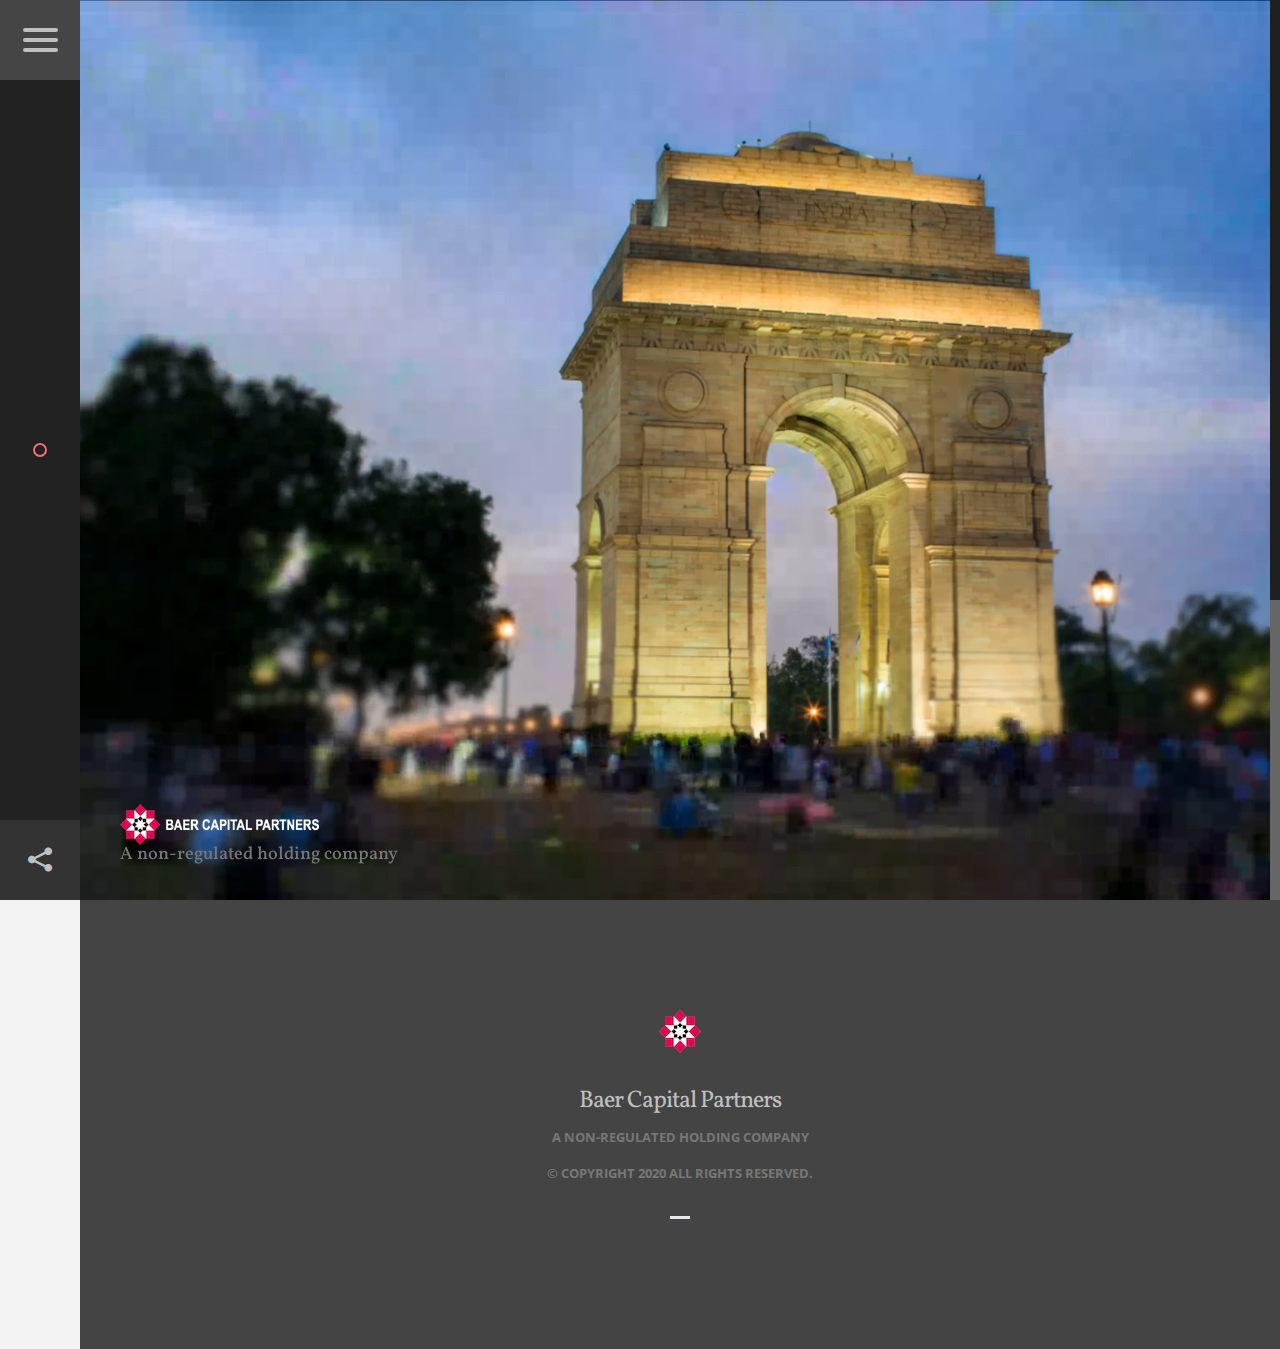
<file: index.html>
<!DOCTYPE html>
<html xmlns="http://www.w3.org/1999/xhtml" xml:lang="en-US" lang="en-US">
  <head>
    <meta charset="utf-8" />
    <meta
      name="google-site-verification"
      content="UIm40TafCeDhAqRlaaNAISf1_qn7FY3Iajtm0uaW1zw"
    />
    <meta http-equiv="X-UA-Compatible" content="IE=edge" />
    <meta
      name="viewport"
      content="width=device-width, initial-scale=1, maximum-scale=1, user-scalable=0"
    />
    <meta name="SKYPE_TOOLBAR" content="SKYPE_TOOLBAR_PARSER_COMPATIBLE" />
    <meta
      name="description"
      content="Baer Capital Partners founded by Brij Raj
    Singh, Michael Baer, and Alok Sama is a private equity firm focused on
    bringing innovation, integrity, and growth to the subcontinent."
    />
    <meta name="author" content="Baer Capital Partners" />
    <meta
      name="keywords"
      content="baer,capital,partners,finance,private,equity,services,india,hedge,fund,growth,innovation,brij,singh,michael,alok,sama"
    />
    <link rel="icon" href="favicon.ico" type="image/x-icon" />

    <title>Welcome | Baer Capital Partners</title>
    <!-- Your page/site title -->
    <!-- Made with love in New York City by udaysinghcode -->
    <link href="css/bootstrap.min.css" rel="stylesheet" />
    <!-- Bootstrap Core - ALways load first -->
    <link href="css/animate.css" rel="stylesheet" />
    <!-- Animatations -->
    <link href="css/icomoon.css" rel="stylesheet" />
    <!-- Icon Font -->
    <link href="css/flexslider.css" rel="stylesheet" />
    <!-- Flexslider styles for #blogfeed -->
    <link href="css/jquery.fs.wallpaper.css" rel="stylesheet" />
    <!-- Video css file -->
    <link href="css/style.css" rel="stylesheet" />
    <!-- Main stylesheet -->

    <!-- Load our fonts from Google -->
    <link
      href="http://fonts.googleapis.com/css?family=Open+Sans:700"
      rel="stylesheet"
      type="text/css"
    />
    <link
      href="http://fonts.googleapis.com/css?family=Vollkorn:400,400italic,700italic"
      rel="stylesheet"
      type="text/css"
    />
    <link
      href="http://fonts.googleapis.com/css?family=PT+Serif:700"
      rel="stylesheet"
      type="text/css"
    />
    <link
      href="http://fonts.googleapis.com/css?family=Domine"
      rel="stylesheet"
      type="text/css"
    />

    <!-- Load our fonts individually if IE8+, to avoid faux bold & italic rendering -->
    <!--[if IE]>
      <link
        href="http://fonts.googleapis.com/css?family=PT+Serif:700"
        rel="stylesheet"
        type="text/css"
      />
      <link
        href="http://fonts.googleapis.com/css?family=Open+Sans:700"
        rel="stylesheet"
        type="text/css"
      />
      <link
        href="http://fonts.googleapis.com/css?family=Vollkorn:400"
        rel="stylesheet"
        type="text/css"
      />
      <link
        href="http://fonts.googleapis.com/css?family=Vollkorn:400italic"
        rel="stylesheet"
        type="text/css"
      />
      <link
        href="http://fonts.googleapis.com/css?family=Vollkorn:700italic"
        rel="stylesheet"
        type="text/css"
      />
      <link
        href="http://fonts.googleapis.com/css?family=Domine"
        rel="stylesheet"
        type="text/css"
      />
    <![endif]-->

    <!-- Load our stylesheet for IE8 -->
    <!--[if IE 8]>
      <link rel="stylesheet" type="text/css" href="css/ie8.css" />
    <![endif]-->

    <!-- Load our stylesheet for IE9 -->
    <!--[if IE 9]>
      <link rel="stylesheet" type="text/css" href="css/ie9.css" />
    <![endif]-->

    <!-- Load our jQuery, with an alternative source/fallback to our own version if request is unavailable -->
    <script src="//ajax.googleapis.com/ajax/libs/jquery/1.11.0/jquery.min.js"></script>
    <script>
      window.jQuery ||
        document.write('<script src="js/jquery.min.js"><\/script>');
    </script>

    <!-- Load these in the <head> for quicker IE8+ load times -->
    <!-- HTML5 shim and Respond.js IE8 support of HTML5 elements and media queries -->
    <!--[if lt IE 9]>
      <script src="js/html5shiv.min.js"></script>
      <script src="js/respond.min.js"></script>
    <![endif]-->
  </head>

  <body id="home">
    <!-- Our page loader -->
    <div class="loadstack">
      <div class="spinner"></div>
    </div>

    <!-- ============================ Main menu, (modal window) ============================ -->

    <div
      id="menumodal"
      class="modal fade"
      tabindex="-1"
      role="dialog"
      aria-label="menumodalLabel"
      aria-hidden="true"
    >
      <!-- Close modal trigger -->
      <button class="toggleclose" data-dismiss="modal" aria-hidden="true">
        <span class="icon-close"></span>
      </button>
      <div class="explore">
        <h3>Explore</h3>
      </div>

      <!-- Menu content -->
      <div class="modal-dialog">
        <div class="modal-content">
          <div class="modal-header">
            <!-- Logo for desktops/large screens -->
            <div id="menumodalLabel" class="modal-title">
              <div class="modallogo">
                <img src="img/logo.png" alt="Baer Capital Partners Logo" />
              </div>
              <div class="modaltagline">
                <h3>
                  Baer Capital Partners | Integrity, Innovation, Transparency
                </h3>
              </div>
            </div>
          </div>
          <div class="modal-body">
            <ul class="row motion">
              <li class="col-md-6 col-sm-6 one">
                <div
                  class="menubg"
                  style="background-image: url('img/menu/contact.jpg');"
                ></div>
                <a href="contact.html" title="Contact"
                  >Contact<span>Contact us for information or details</span></a
                >
              </li>
              <li class="col-md-6 col-sm-6 two">
                <div
                  class="menubg"
                  style="background-image: url('img/menu/sortable.jpg');"
                ></div>
                <a href="people.html" title="People"
                  >People<span>Who we are</span></a
                >
              </li>
            </ul>
          </div>
          <div class="modal-footer">
            <h3>Get in Touch</h3>
            <h4>Baer Capital Partners, P.O. Box 506508, Dubai, UAE</h4>
            <h4>contact@baercapital.com</h4>c
            <h4>A non-regulated holding company</h4>
          </div>
        </div>
      </div>
    </div>

    <!-- ============================ End Main Navigation ==================================== -->

    <!-- ============================ Social menu, (modal window) ============================ -->

    <div
      id="socialmodal"
      class="modal fade"
      tabindex="-1"
      role="dialog"
      aria-label="socialmodalLabel"
      aria-hidden="true"
    >
      <!-- Menu Trigger -->
      <button class="toggleclose" data-dismiss="modal" aria-hidden="true">
        <span class="icon-close"></span>
      </button>
      <div class="explore">
        <h3>Connect</h3>
      </div>

      <div class="modal-dialog">
        <div class="modal-content">
          <div class="modal-body">
            <h3>Contact Baer Capital Partners</h3>
            <h4>A non-regulated holding company</h4>
            <hr class="mini white central" />
          </div>
        </div>
      </div>
    </div>

    <!-- =============================== End social menu ============================== -->

    <!-- ============================ Header/fixed sidebar ============================ -->

    <header id="header">
      <!-- Main menu toggle -->
      <button class="toggle" data-toggle="modal" data-target="#menumodal">
        <span class="menu-bar bar-1"></span>
        <span class="menu-bar bar-2"></span>
        <span class="menu-bar bar-3"></span>
      </button>

      <!-- Second logo for mobiles/tablets only. Maximum height of 65px -->
      <div class="mobile_logo">
        <img src="img/logo.png" alt="Baer Capital Logo" />
      </div>

      <!-- Bullet navigation -->
      <nav id="bullets" class="cover">
        <ul>
          <li class="current-page-item"><a href="#videohero"></a></li>
        </ul>
      </nav>
    </header>

    <!-- End header/fixed sidebar -->

    <!-- Social menu toggle - keep outside of header to prevent bad positioning problem on iPads/Tablets -->
    <button class="social" data-toggle="modal" data-target="#socialmodal">
      <span class="icon-share"></span>
    </button>

    <!-- ============================ Start the page content ============================ -->

    <!-- Leading Page Container -->
    <!-- Always keep all page content wrapped in this div, with id="wrapper" and class="page-content" -->
    <div id="wrapper" class="page-content">
      <!-- ============================ Section one: hero ============================ -->

      <section id="videohero" class="cover">
        <!-- Logo -->
        <div class="logo">
          <img
            src="img/logo.png"
            class="wow fadeInUp"
            alt="Baer Capital Partners"
            data-wow-delay="0.2s"
          />
          <h4>A non-regulated holding company</h4>
        </div>
      </section>

      <!-- Specify background image for fallback for mobiles and tablets -->
      <section
        id="fallback"
        class="cover element-img"
        style="background-image: url('video/mobile-fallback.jpg');"
      >
        <h4>A non-regulated holding company</h4>
      </section>

      <!-- ============================ Footer ============================ -->
      <footer class="padding">
        <div class="container">
          <div class="row">
            <div class="col-xs-12">
              <a href="index.html" title="Baer Capital"
                ><img src="img/f-logo.png" alt="Add alt tag"
              /></a>
              <p>Baer Capital Partners</p>
              <small>A non-regulated holding company</small>
              <br />
              <small>&copy; Copyright 2020 All rights reserved.</small>
              <hr class="mini central light-grey-dk" />
            </div>
          </div>
        </div>
      </footer>
      <!-- / END page - #wrapper -->
    </div>

    <!-- ========== Load our scripts - keep positioned at the end of your document ========== -->

    <script src="js/bootstrap.min.js"></script>
    <!-- Bootstrap core - always load first -->
    <script src="js/wow.min.js"></script>
    <!-- WoW animations -->
    <script src="js/jquery.nav.js"></script>
    <!-- Left-hand bullet navigation -->
    <script src="js/jquery.nicescroll.min.js"></script>
    <!-- Scrollbars for whole page and main navigation -->
    <script src="js/jquery.counterup.min.js"></script>
    <!-- counterup plugin for increasing page stats -->
    <script src="js/waypoints.min.js"></script>
    <!-- Waypoints, needed for 'counterup' plugin -->
    <script src="js/jquery.fitvids.js"></script>
    <!-- Fitvids plugin, (responsive videos) -->
    <script src="js/jquery.flexslider-min.js"></script>
    <!-- Flexslider -->
    <script src="js/jquery.fs.wallpaper.js"></script>
    <!-- Video plugin -->
    <script src="js/jquery.easing.min.js"></script>
    <!-- Easing plugin, for opacity fade on menu background images -->
    <script src="js/scripts.js"></script>
    <!-- Custom JS functions - always load last -->

    <!-- Page-specific JS functions - these are functions that only occur on this specific page, so we DON'T want these placed in our scripts.js file as this file is loaded on every page for global site functions.  -->

    <!-- Initialize CounterUp plugin for rounding up/animated statistics -->
    <script>
      jQuery(document).ready(function ($) {
        $(".counter").counterUp({
          delay: 10,
          time: 1000,
        });
      });
    </script>

    <!-- Initialize fitvids.js plugin for responsive videos -->
    <script>
      $(document).ready(function () {
        $(".fitvids").fitVids();
      });
    </script>

    <!-- Initialize background video in hero section, (above the fold) -->
    <script>
      $(document).ready(function () {
        $("#videohero").wallpaper({
          source: {
            mp4: "video/hero.mp4",
            ogg: "video/hero.ogv",
            webm: "video/hero.webm",
          },
        });
      });
    </script>

    <!-- Initialize flexslider for blog-roll slider -->
    <script>
      // second-flexslider
      $(window).load(function () {
        $("#blogslider").flexslider({
          animation: "slide",
          directionNav: false,
          controlNav: false,
          touch: true,
          slideshow: false,
        });
      });
      $(".prev, .next").on("click", function () {
        var href = $(this).attr("href");
        $("#blogslider").flexslider(href);
        return false;
      });
    </script>

    <!-- ======================== Begin Google Analytics ======================= -->
    <script>
      (function (i, s, o, g, r, a, m) {
        i["GoogleAnalyticsObject"] = r;
        (i[r] =
          i[r] ||
          function () {
            (i[r].q = i[r].q || []).push(arguments);
          }),
          (i[r].l = 1 * new Date());
        (a = s.createElement(o)), (m = s.getElementsByTagName(o)[0]);
        a.async = 1;
        a.src = g;
        m.parentNode.insertBefore(a, m);
      })(
        window,
        document,
        "script",
        "//www.google-analytics.com/analytics.js",
        "ga"
      );

      ga("create", "UA-68168022-1", "auto");
      ga("send", "pageview");
    </script>
    <!-- ======================== End Google Analytics ========================= -->
  </body>
</html>
</file>
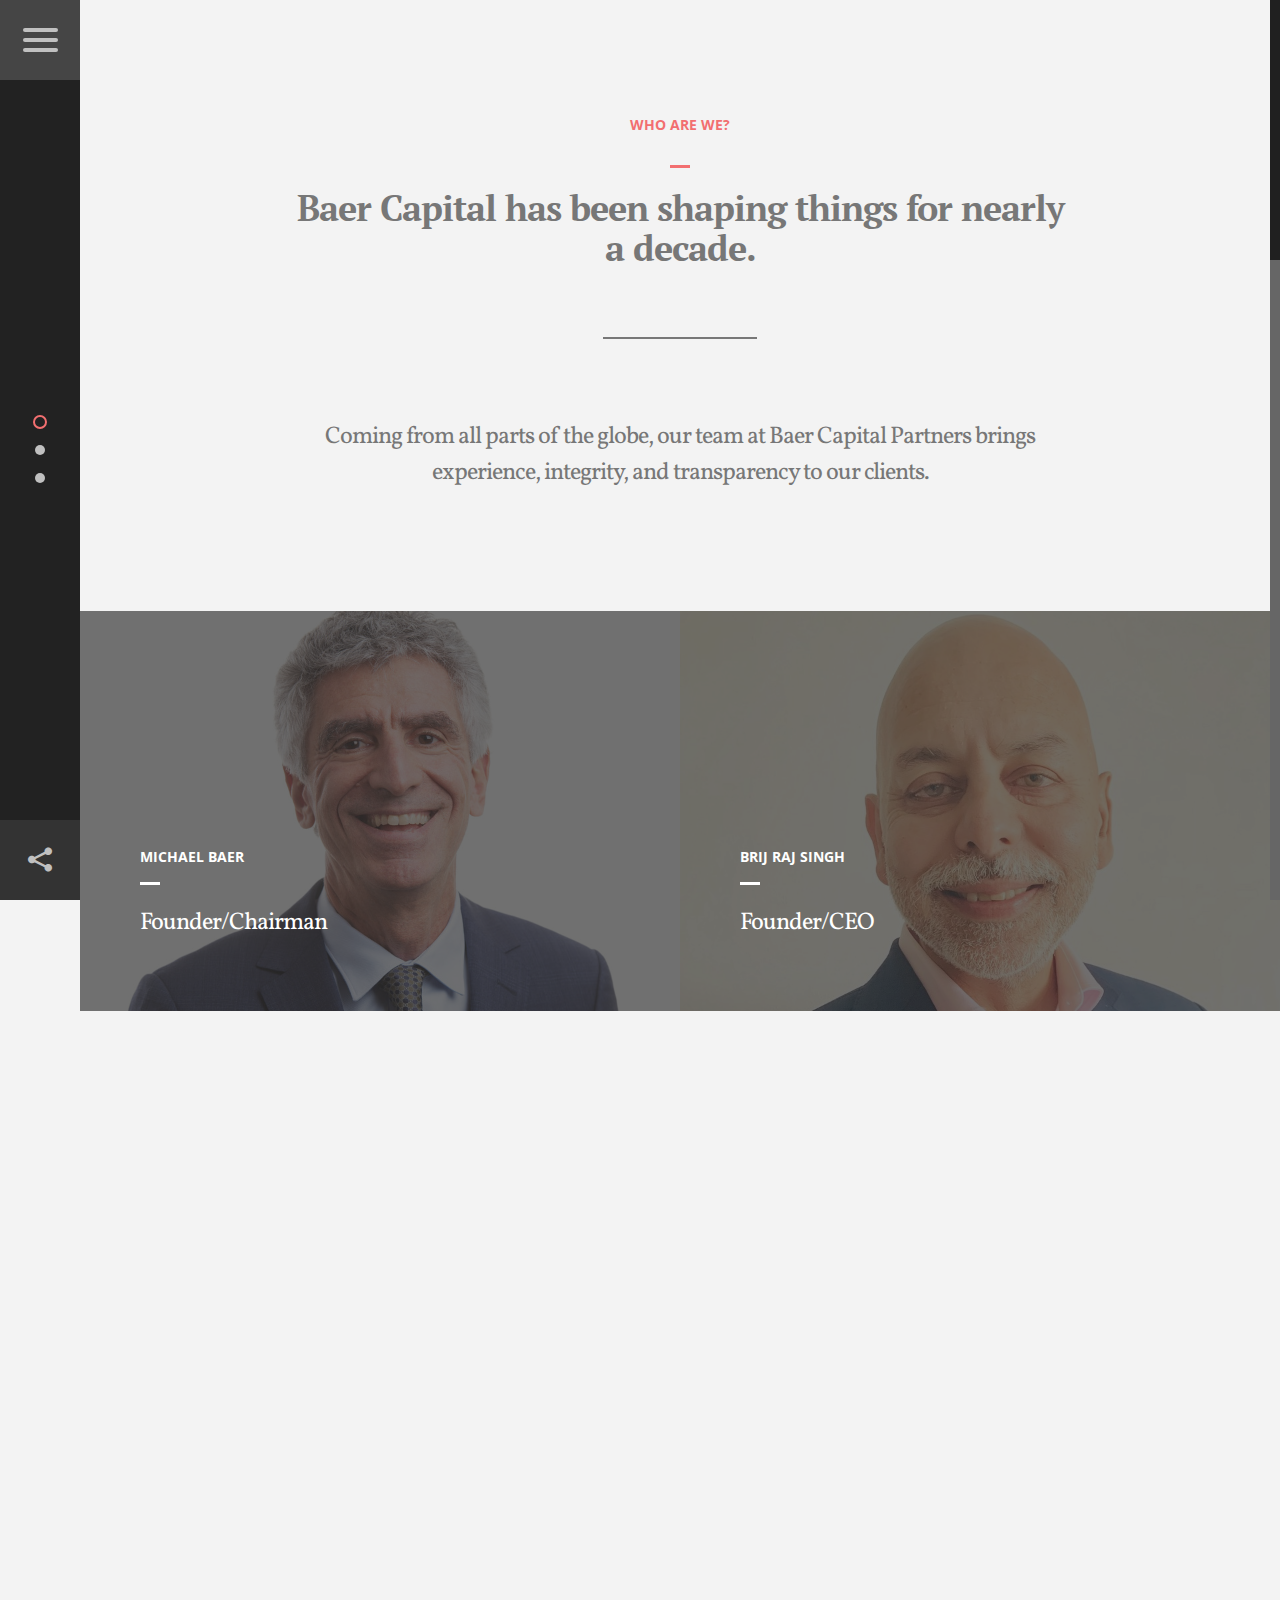
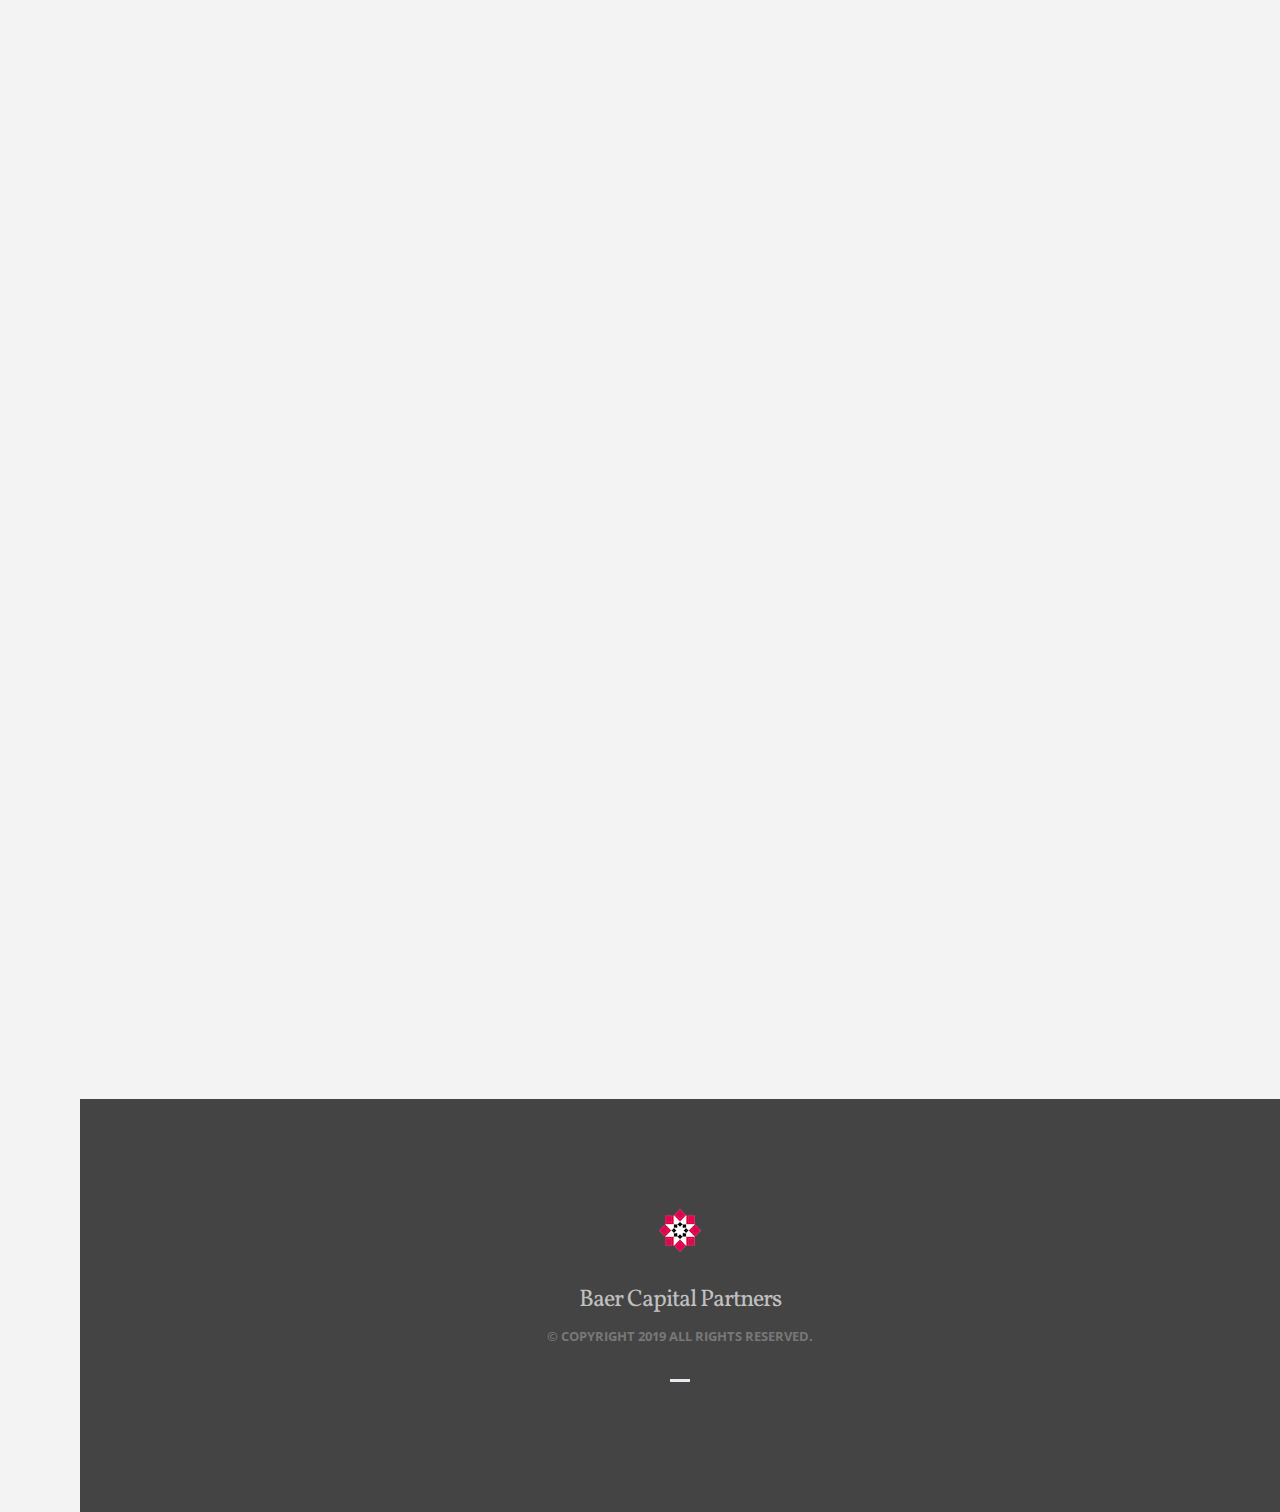
<file: about.html>
<!DOCTYPE html>
<html xmlns="http://www.w3.org/1999/xhtml" xml:lang="en-US" lang="en-US">

<head>
    <meta charset="utf-8">
    <meta http-equiv="X-UA-Compatible" content="IE=edge">
    <meta name="viewport" content="width=device-width, initial-scale=1, maximum-scale=1, user-scalable=0"/>
    <meta name="SKYPE_TOOLBAR" content="SKYPE_TOOLBAR_PARSER_COMPATIBLE" />
    <meta name="description" content="Baer Capital Partners founded by Brij Raj
    Singh, Michael Baer, and Alok Sama is a private equity firm focused on
    bringing innovation, integrity, and growth to the subcontinent.">
    <meta name="author" content="Baer Capital Partners">
    <meta name="keywords" content="baer,capital,partners,finance,private,equity,services,india,hedge,fund,growth,innovation,brij,singh,michael,alok,sama">
    <link rel="icon" href="favicon.ico" type="image/x-icon" />

    <title>About | Baer Capital Partners</title><!-- Your page/site title -->

    <!-- Load Our CSS - Do not alter the load order -->
    <link href="css/bootstrap.min.css" rel="stylesheet"><!-- Bootstrap Core - ALways load first -->
    <link href="css/animate.css" rel="stylesheet"><!-- Animatations -->
    <link href="css/icomoon.css" rel="stylesheet"><!-- Icon Font -->
    <link href="css/style.css" rel="stylesheet"><!-- Main theme stylesheet -->

    <!-- Load our fonts form Google -->
    <link href='http://fonts.googleapis.com/css?family=Open+Sans:700' rel='stylesheet' type='text/css'>
    <link href='http://fonts.googleapis.com/css?family=Vollkorn:400italic,700italic,400' rel='stylesheet' type='text/css'>
    <link href='http://fonts.googleapis.com/css?family=PT+Serif:700' rel='stylesheet' type='text/css'>
    <link href='http://fonts.googleapis.com/css?family=Domine' rel='stylesheet' type='text/css'>

    <!-- Load our fonts individually if IE8+, to avoid faux bold & italic rendering -->
    <!--[if IE]>
    <link href='http://fonts.googleapis.com/css?family=PT+Serif:700' rel='stylesheet' type='text/css'>
    <link href='http://fonts.googleapis.com/css?family=Open+Sans:700' rel='stylesheet' type='text/css'>
    <link href='http://fonts.googleapis.com/css?family=Vollkorn:400' rel='stylesheet' type='text/css'>
    <link href='http://fonts.googleapis.com/css?family=Vollkorn:400italic' rel='stylesheet' type='text/css'>
    <link href='http://fonts.googleapis.com/css?family=Vollkorn:700italic' rel='stylesheet' type='text/css'>
    <link href='http://fonts.googleapis.com/css?family=Domine' rel='stylesheet' type='text/css'>
    <![endif]-->

    <!-- Load our stylesheet for IE8 -->
    <!--[if IE 8]>
    <link rel="stylesheet" type="text/css" href="css/ie8.css" />
    <![endif]-->

    <!-- Load our stylesheet for IE9 -->
    <!--[if IE 9]>
    <link rel="stylesheet" type="text/css" href="css/ie9.css" />
    <![endif]-->

    <!-- Load our jQuery, with an alternative source/fallback to our own version if request is unavailable -->
    <script src="//ajax.googleapis.com/ajax/libs/jquery/1.11.0/jquery.min.js"></script>
    <script>window.jQuery || document.write('<script src="js/jquery.min.js"><\/script>')</script>
    
    <!-- Load these in the <head> for quicker IE8+ load times -->
    <!-- HTML5 shim and Respond.js IE8 support of HTML5 elements and media queries -->
    <!--[if lt IE 9]>
    <script src="js/html5shiv.min.js"></script>
    <script src="js/respond.min.js"></script>
    <![endif]-->

</head>

<body id="home">

    <!-- Our page loader -->
    <div class="loadstack">
        <div class="spinner"></div>
    </div>

    <!-- ============================ Main menu, (modal window) ============================ -->

    <div id="menumodal" class="modal fade" tabindex="-1" role="dialog" aria-label="menumodalLabel" aria-hidden="true">

        <!-- Close modal trigger -->
        <button class="toggleclose" data-dismiss="modal" aria-hidden="true">
            <span class="icon-close"></span>
        </button>
        <div class="explore">
            <h3>Explore</h3>
        </div>

        <!-- Menu content -->
        <div class="modal-dialog">
            <div class="modal-content">
                <div class="modal-header">
                    <!-- Logo for desktops/large screens -->
                    <div id="menumodalLabel" class="modal-title">
                        <div class="modallogo">
                            <img src="img/logo.png" alt="Baer Capital Partners Logo">
                        </div>
                        <div class="modaltagline">
                            <h3>Baer Capital Partners | Integrity, Innovation, Transparency </h3>
                        </div>
                    </div>
                </div>
                <div class="modal-body">
                    <ul class="row motion">
                        <li class="col-md-6 col-sm-6 two">
                            <div class="menubg" style="background-image: url('img/menu/index.jpg')"></div>
                            <a href="index.html" title="Index">Home<span>What we do at Baer Capital</span></a>
                        </li>
                        <li class="col-md-6 col-sm-6 four">
                            <div class="menubg" style="background-image: url('img/menu/contact.jpg')"></div>
                            <a href="contact.html" title="Contact">Contact<span>Contact us for information or details</span></a>
                        </li>
                    </ul>
                </div>
                <div class="modal-footer">
                    <h3>Get in Touch</h3>
                    <h4>Baer Capital Partners, P.O. Box 506508, Dubai, UAE</h4>
                </div>
            </div>
        </div>
    </div>

    <!-- ============================ End Main Navigation ==================================== -->

    <!-- ============================ Social menu, (modal window) ============================ -->

    <div id="socialmodal" class="modal fade" tabindex="-1" role="dialog" aria-label="socialmodalLabel" aria-hidden="true">

        <!-- Menu Trigger -->
        <button class="toggleclose" data-dismiss="modal" aria-hidden="true">
            <span class="icon-close"></span>
        </button>
        <div class="explore">
            <h3>Connect</h3>
        </div>

        <div class="modal-dialog">
            <div class="modal-content">
                <div class="modal-body">
                    <h3>Contact Baer Capital Partners</h3>
                    <hr class="mini white central">
                    <ul class="socialicons motion">
                        <li class="four"><a href="mailto:info@baercapital.com?Subject=Contact%20from%20baercapital.com" title="Mail" class="mail" target="_blank"><span class="icon-mail"></span></a></li>
                    </ul>
                </div>
            </div>
        </div>

    </div>

    <!-- =============================== End social menu ============================== -->

    <!-- ============================ Header/fixed sidebar ============================ -->

    <header id="header">
        
        <!-- Main menu toggle -->
        <button class="toggle" data-toggle="modal" data-target="#menumodal">
            <span class="menu-bar bar-1"></span>
            <span class="menu-bar bar-2"></span>
            <span class="menu-bar bar-3"></span>
        </button>
        
        <!-- Second logo for mobiles/tablets only. Maximum height of 65px -->
        <div class="mobile_logo">
            <img src="img/logo.png" alt="Baer Capital Logo">
        </div>

        <!-- Bullet navigation -->
        <nav id="bullets" class="cover">
            <ul>
                <li class="current-page-item"><a href="#wrapper"></a></li>
                <li><a href="#portfolio-item"></a></li>
                <li><a href="#two"></a></li>
            </ul>
        </nav>

    </header>

    <!-- Social menu toggle - keep outside of header to prevent horrible positioning problem on ipads -->
    <button class="social" data-toggle="modal" data-target="#socialmodal">
        <span class="icon-share"></span>
    </button>
    
    <!-- End header/fixed sidebar -->

    <!-- ============================ Start the page content ============================ -->

    <!-- Leading Page Container -->
    <!-- Always keep all page content wrapped in this div, with id="wrapper" and class="page-content" -->
    <div id="wrapper" class="page-content">

        <!-- ============================ Section Start ============================= -->

        <section class="container wow fadeInUp" data-wow-delay="0.5s">
            <div class="row padding">
                <div class="col-xs-12 centertext">
                    <h3>Who are we?</h3>
                    <hr class="mini central">
                    <h1>Baer Capital has been shaping things for nearly a decade.</h1>
                    <hr class="title">
                    <p>Coming from all parts of the globe, our team at Baer Capital Partners brings experience, integrity, and transparency to our clients.</p>
                </div>
            </div>
        </section>

        <!-- ============================ Header End =============================== -->

        <!-- ============================ Section Start ============================ -->

        <section id="portfolio-item" class="container-fluid">
            <div class="row">
                <div class="col-sm-6 nopadding wow fadeInUp" data-wow-delay="0.3s">
                    <div class="titlemeta">
                        <h3>Michael Baer</h3>
                        <hr class="mini white">
                        <p>Founder/Chairman</p>
                    </div>
                    <a href="michael-baer.html" title="Michael Baer"><img class="img-responsive" src="img/portfolio/mbaer.jpg" alt="Michael Baer"></a>
                </div>
                <div class="col-sm-6 nopadding wow fadeInUp" data-wow-delay="0.6s">
                    <div class="titlemeta">
                        <h3>Brij Raj Singh</h3>
                        <hr class="mini white">
                        <p>Founder/CEO</p>
                    </div>
                    <a href="brij-singh.html" title="Brij Singh"><img class="img-responsive" src="img/portfolio/bsingh.jpg" alt="Brij Raj Singh"></a>
                </div>
            </div>
            <div class="row">
                <div class="col-sm-6 nopadding wow fadeInUp" data-wow-delay="0.6s">
                    <div class="titlemeta">
                        <h3>Alok Sama</h3>
                        <hr class="mini white">
                        <p>Founder/Special Advisor</p>
                    </div>
                    <a href="alok-sama.html" title="Alok Sama"><img class="img-responsive" src="img/portfolio/asam.jpg" alt="Alok Sama"></a>
                </div>
                <div class="col-sm-6 nopadding wow fadeInUp" data-wow-delay="0.3s">
                    <div class="titlemeta">
                        <h3>Debojyoti Ghosh</h3>
                        <hr class="mini white">
                        <p>Advisory Team</p>
                    </div>
                    <a href="debojyoti-ghosh.html" title="Debojyoti Ghosh"><img class="img-responsive" src="img/portfolio/dghosh.jpg" alt="Debjyoti Ghosh"></a>
                </div>
            </div>
            <div class="row">
                <div class="col-sm-6 nopadding wow fadeInUp" data-wow-delay="0.3s">
                    <div class="titlemeta">
                        <h3>Anish Abraham</h3>
                        <hr class="mini white">
                        <p>Baer Capital Team</p>
                    </div>
                    <a href="anish-abraham.html" title="Anish Abraham"><img class="img-responsive" src="img/portfolio/aabraham.jpg" alt="Anish Abraham"></a>
                </div>
                <div class="col-sm-6 nopadding wow fadeInUp" data-wow-delay="0.6s">
                    <div class="titlemeta">
                        <h3>Roy Thomas</h3>
                        <hr class="mini white">
                        <p>Advisory Team</p>
                    </div>
                    <a href="roy-thomas.html" title="Roy Thomas"> <img class="img-responsive" src="img/portfolio/rthomas.jpg" alt="Roy Thomas"></a>
                </div>
            </div>
            <div class="row">
                <div class="col-sm-6 nopadding wow fadeInUp" data-wow-delay="0.3s">
                    <div class="titlemeta">
                        <h3>Rishabh Phagre</h3>
                        <hr class="mini white">
                        <p>Advisory Team</p>
                    </div>
                    <a href="rishabh-phagre.html" title="Rishabh Phagre"><img class="img-responsive" src="img/portfolio/rphagre.jpg" alt="Rishabh Phagre"></a>
                </div>
              <!--   <div class="col-sm-6 nopadding wow fadeInUp" data-wow-delay="0.6s">
                    <div class="titlemeta">
                        <h3>Roy Thomas</h3>
                        <hr class="mini white">
                        <p>Advisory Team</p>
                    </div>
                    <a href="roy-thomas.html" title="Roy Thomas"> <img class="img-responsive" src="img/portfolio/rthomas.jpg" alt="Roy Thomas"></a>
                </div> -->
            </div>
        </section>

        <!-- ============================ Section End ============================== -->

        <!-- ============================ Section Start ============================ -->

        <section id="two" class="container wow fadeInUp" data-wow-delay="0.5s">
            <div class="row padding">
                <div class="col-xs-12">
                    <h3>Culture is everything</h3>
                    <hr class="mini">
                    <p>With over 100 years of combined industry experience amongst the team, Baer Capital Partners's founding values and culture is integral to the development of our team. Coming from across the world to focus on a singular mission, our emphasis on culture at Baer Capital embibes our core values on the sharpest minds in the industry.</p>
                </div>
            </div>
        </section>

        <!-- ============================ Section End ============================== -->

        <!-- ============================ Footer ============================ -->

        <footer class="padding">
            <div class="container">
                <div class="row">
                    <div class="col-xs-12">
                        <a href="index.html" title="Columbia"><img src="img/f-logo.png" alt="Add alt tag"></a>
                        <p>Baer Capital Partners</p>
                        <small>&copy; Copyright 2019 All rights reserved.</small>
                        <hr class="mini central light-grey-dk">
                    </div>
                </div>
            </div>
        </footer>

    <!-- / END page #wrapper -->
    </div>

    <!-- ========== Load our scripts - keep positioned at the end of your document ========== -->

    <script src="js/bootstrap.min.js"></script><!-- Bootstrap core - always load first -->
    <script src="js/wow.min.js"></script><!-- WoW animations -->
    <script src="js/jquery.nav.js"></script><!-- Left-hand bullet navigation -->
    <script src="js/jquery.nicescroll.min.js"></script><!-- Scrollbars for whole page and main navigation -->
    <script src="js/jquery.fitvids.js"></script><!-- Fitvids plugin, (responsive videos) -->
    <script src="js/jquery.easing.min.js"></script><!-- Easing plugin, for opacity fade on menu background images -->
    <script src="js/scripts.js"></script><!-- Custom JS functions - always load last -->

    <!-- ========== Insert your Google Analytics code below this line ========== -->
    <script>
    (function(i,s,o,g,r,a,m){i['GoogleAnalyticsObject']=r;i[r]=i[r]||function(){
    (i[r].q=i[r].q||[]).push(arguments)},i[r].l=1*newDate();a=s.createElement(o),
    m=s.getElementsByTagName(o)[0];a.async=1;a.src=g;m.parentNode.insertBefore(a,m)
    })(window,document,'script','//www.google-analytics.com/analytics.js','ga');

    ga('create', 'UA-68168022-1', 'auto');
    ga('send', 'pageview');

    </script>
    <!-- ======================== End Google Analytics ========================= -->

</body>

</html>
</file>
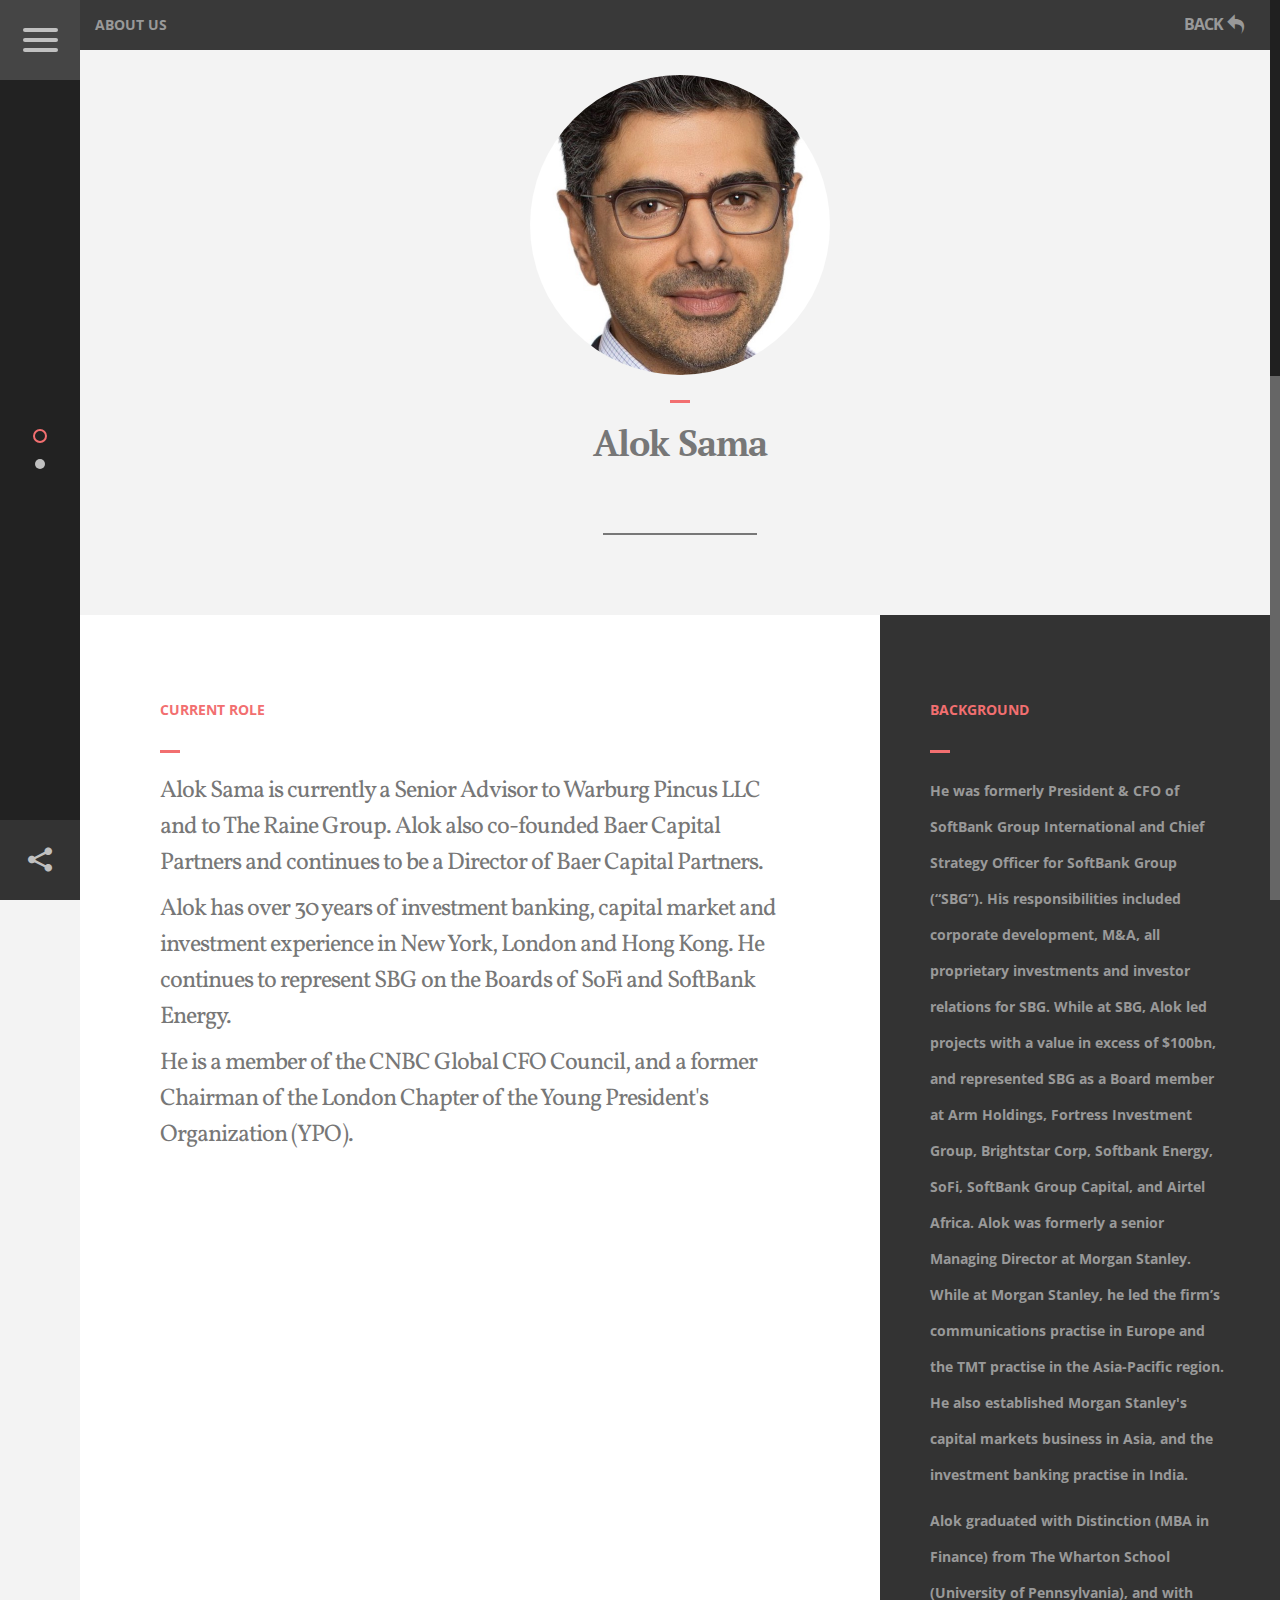
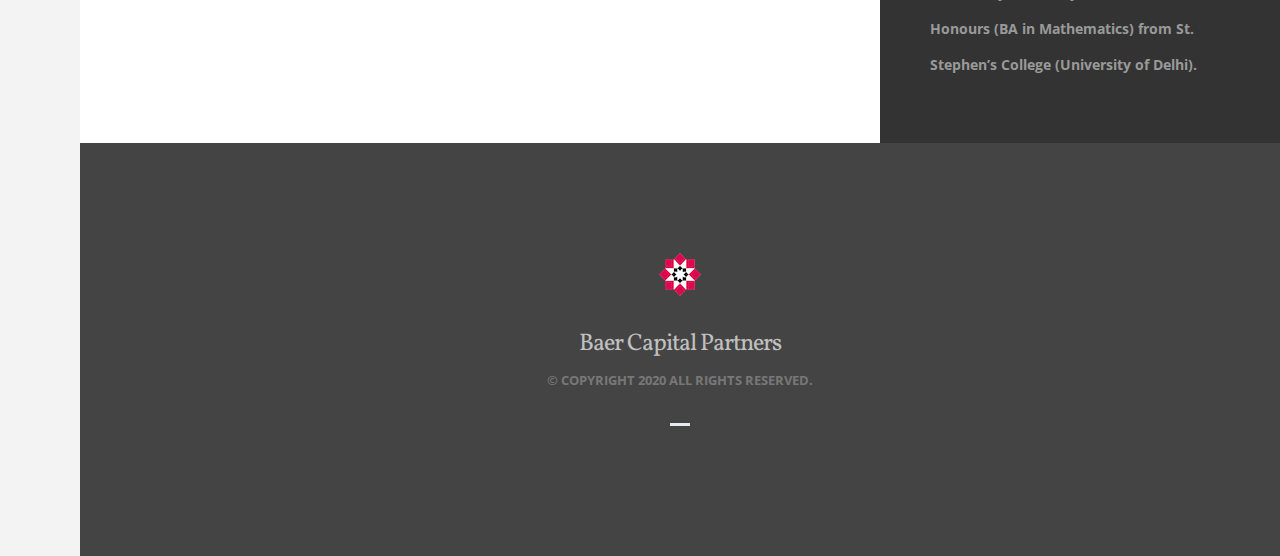
<file: alok-sama.html>
<!DOCTYPE html>
<html xmlns="http://www.w3.org/1999/xhtml" xml:lang="en-US" lang="en-US">
  <head>
    <meta charset="utf-8" />
    <meta name="robots" content="noindex" />
    <meta http-equiv="X-UA-Compatible" content="IE=edge" />
    <meta
      name="viewport"
      content="width=device-width, initial-scale=1, maximum-scale=1, user-scalable=0"
    />
    <meta name="SKYPE_TOOLBAR" content="SKYPE_TOOLBAR_PARSER_COMPATIBLE" />
    <meta
      name="description"
      content="Baer Capital Partners founded by Brij Raj
    Singh, Michael Baer, and Alok Sama is a private equity firm focused on
    bringing innovation, integrity, and growth to the subcontinent."
    />
    <meta name="author" content="Baer Capital Partners" />
    <meta
      name="keywords"
      content="baer,capital,partners,finance,private,equity,services,india,hedge,fund,growth,innovation,brij,singh,michael,alok,sama"
    />
    <link rel="icon" href="favicon.ico" type="image/x-icon" />

    <title>Alok Sama | Baer Capital Partners</title>
    <!-- Your page/site title -->

    <!-- Load Our CSS - Do not alter the load order -->
    <link href="css/bootstrap.min.css" rel="stylesheet" />
    <!-- Bootstrap Core - ALways load first -->
    <link href="css/animate.css" rel="stylesheet" />
    <!-- Animatations -->
    <link href="css/icomoon.css" rel="stylesheet" />
    <!-- Icon Font -->
    <link href="css/style.css" rel="stylesheet" />
    <!-- Main theme stylesheet -->

    <!-- Load our fonts form Google -->
    <link
      href="http://fonts.googleapis.com/css?family=Open+Sans:700"
      rel="stylesheet"
      type="text/css"
    />
    <link
      href="http://fonts.googleapis.com/css?family=Vollkorn:400italic,700italic,400"
      rel="stylesheet"
      type="text/css"
    />
    <link
      href="http://fonts.googleapis.com/css?family=PT+Serif:700"
      rel="stylesheet"
      type="text/css"
    />
    <link
      href="http://fonts.googleapis.com/css?family=Domine"
      rel="stylesheet"
      type="text/css"
    />

    <!-- Load our fonts individually if IE8+, to avoid faux bold & italic rendering -->
    <!--[if IE]>
      <link
        href="http://fonts.googleapis.com/css?family=PT+Serif:700"
        rel="stylesheet"
        type="text/css"
      />
      <link
        href="http://fonts.googleapis.com/css?family=Open+Sans:700"
        rel="stylesheet"
        type="text/css"
      />
      <link
        href="http://fonts.googleapis.com/css?family=Vollkorn:400"
        rel="stylesheet"
        type="text/css"
      />
      <link
        href="http://fonts.googleapis.com/css?family=Vollkorn:400italic"
        rel="stylesheet"
        type="text/css"
      />
      <link
        href="http://fonts.googleapis.com/css?family=Vollkorn:700italic"
        rel="stylesheet"
        type="text/css"
      />
      <link
        href="http://fonts.googleapis.com/css?family=Domine"
        rel="stylesheet"
        type="text/css"
      />
    <![endif]-->

    <!-- Load our stylesheet for IE8 -->
    <!--[if IE 8]>
      <link rel="stylesheet" type="text/css" href="css/ie8.css" />
    <![endif]-->

    <!-- Load our stylesheet for IE9 -->
    <!--[if IE 9]>
      <link rel="stylesheet" type="text/css" href="css/ie9.css" />
    <![endif]-->

    <!-- Load our jQuery, with an alternative source/fallback to our own version if request is unavailable -->
    <script src="//ajax.googleapis.com/ajax/libs/jquery/1.11.0/jquery.min.js"></script>
    <script>
      window.jQuery ||
        document.write('<script src="js/jquery.min.js"><\/script>');
    </script>

    <!-- Load these in the <head> for quicker IE8+ load times -->
    <!-- HTML5 shim and Respond.js IE8 support of HTML5 elements and media queries -->
    <!--[if lt IE 9]>
      <script src="js/html5shiv.min.js"></script>
      <script src="js/respond.min.js"></script>
    <![endif]-->
  </head>

  <body id="home">
    <!-- Our page loader -->
    <div class="loadstack">
      <div class="spinner"></div>
    </div>

    <!-- ============================ Main menu, (modal window) ============================ -->

    <div
      id="menumodal"
      class="modal fade"
      tabindex="-1"
      role="dialog"
      aria-label="menumodalLabel"
      aria-hidden="true"
    >
      <!-- Close modal trigger -->
      <button class="toggleclose" data-dismiss="modal" aria-hidden="true">
        <span class="icon-close"></span>
      </button>
      <div class="explore">
        <h3>Explore</h3>
      </div>

      <!-- Menu content -->
      <div class="modal-dialog">
        <div class="modal-content">
          <div class="modal-header">
            <!-- Logo for desktops/large screens -->
            <div id="menumodalLabel" class="modal-title">
              <div class="modallogo">
                <img src="img/logo.png" alt="Baer Capital Partners Logo" />
              </div>
              <div class="modaltagline">
                <h3>
                  Baer Capital Partners | Integrity, Innovation, Transparency
                </h3>
              </div>
            </div>
          </div>
          <div class="modal-body">
            <ul class="row motion">
              <li class="col-md-6 col-sm-6 two">
                <div
                  class="menubg"
                  style="background-image: url('img/menu/index.jpg');"
                ></div>
                <a href="index.html" title="Index"
                  >Home<span>What we do at Baer Capital</span></a
                >
              </li>
              <li class="col-md-6 col-sm-6 four">
                <div
                  class="menubg"
                  style="background-image: url('img/menu/contact.jpg');"
                ></div>
                <a href="contact.html" title="Contact"
                  >Contact<span>Contact us for information or details</span></a
                >
              </li>
            </ul>
          </div>
          <div class="modal-footer">
            <h3>Get in Touch</h3>
            <h4>Baer Capital Partners, P.O. Box 506508, Dubai, UAE</h4>
          </div>
        </div>
      </div>
    </div>

    <!-- ============================ End Main Navigation ==================================== -->

    <!-- ============================ Social menu, (modal window) ============================ -->

    <div
      id="socialmodal"
      class="modal fade"
      tabindex="-1"
      role="dialog"
      aria-label="socialmodalLabel"
      aria-hidden="true"
    >
      <!-- Menu Trigger -->
      <button class="toggleclose" data-dismiss="modal" aria-hidden="true">
        <span class="icon-close"></span>
      </button>
      <div class="explore">
        <h3>Connect</h3>
      </div>

      <div class="modal-dialog">
        <div class="modal-content">
          <div class="modal-body">
            <h3>Contact Baer Capital Partners</h3>
            <hr class="mini white central" />
            <ul class="socialicons motion">
              <li class="four">
                <a
                  href="mailto:info@baercapital.com?Subject=Contact%20from%20baercapital.com"
                  title="Mail"
                  class="mail"
                  target="_blank"
                  ><span class="icon-mail"></span
                ></a>
              </li>
            </ul>
          </div>
        </div>
      </div>
    </div>

    <!-- =============================== End social menu ============================== -->

    <!-- ============================ Header/fixed sidebar ============================ -->

    <header id="header">
      <!-- Main menu toggle -->
      <button class="toggle" data-toggle="modal" data-target="#menumodal">
        <span class="menu-bar bar-1"></span>
        <span class="menu-bar bar-2"></span>
        <span class="menu-bar bar-3"></span>
      </button>

      <!-- Second logo for mobiles/tablets only. Maximum height of 65px -->
      <div class="mobile_logo">
        <img src="img/logo.png" alt="Baer Capital Logo" />
      </div>

      <!-- Bullet navigation -->
      <nav id="bullets" class="cover">
        <ul>
          <li class="current-page-item"><a href="#wrapper"></a></li>
          <li><a href="#two"></a></li>
        </ul>
      </nav>
    </header>

    <!-- Social menu toggle - keep outside of header to prevent horrible positioning problem on ipads -->
    <button class="social" data-toggle="modal" data-target="#socialmodal">
      <span class="icon-share"></span>
    </button>

    <!-- End header/fixed sidebar -->

    <!-- ============================ Start the page content ============================ -->

    <!-- Leading Page Container -->
    <!-- Always keep all page content wrapped in this div, with id="wrapper" and class="page-content" -->
    <div id="wrapper" class="page-content">
      <!-- ============================ Section Start ============================ -->

      <section class="container-fluid titlebar">
        <div class="row">
          <div class="col-xs-12">
            <h3 class="pull-left">About us</h3>
            <h3 class="pull-right">
              <a href="about.html" class="back" title="Back"
                >Back <span class="icon-undo2"></span
              ></a>
            </h3>
          </div>
        </div>
      </section>

      <!-- ============================ Section End ============================== -->
      <!-- ============================ Section Start ============================ -->

      <div class="container wow fadeInUp" data-wow-delay="0.5s">
        <div class="row">
          <div class="col-xs-12">
            <div id="asama" class="cropcircle"></div>
          </div>
        </div>
      </div>

      <section class="container wow fadeInUp" data-wow-delay="0.5s">
        <div class="row">
          <div class="col-xs-12 centertext">
            <hr class="mini central" />
            <h1>Alok Sama</h1>
            <hr class="title" />
          </div>
        </div>
      </section>
      <!-- ============================ Section End ============================== -->

      <!-- ============================ Section Start ============================ -->

      <section id="two" class="container-fluid white">
        <div class="row">
          <div class="col-md-8 textpadding">
            <h3>Current role</h3>
            <hr class="mini" />
            <p>
              Alok Sama is currently a Senior Advisor to Warburg Pincus LLC and
              to The Raine Group. Alok also co-founded Baer Capital Partners and
              continues to be a Director of Baer Capital Partners.
            </p>
            <p>
              Alok has over 30 years of investment banking, capital market and
              investment experience in New York, London and Hong Kong. He
              continues to represent SBG on the Boards of SoFi and SoftBank
              Energy.
            </p>
            <p>
              He is a member of the CNBC Global CFO Council, and a former
              Chairman of the London Chapter of the Young President's
              Organization (YPO).
            </p>
          </div>
          <div
            class="meta col-md-4 textpadding dark-grey-dk wow fadeInRight"
            data-wow-delay="0.4s"
          >
            <h3>Background</h3>
            <hr class="mini" />
            <p>
              He was formerly President & CFO of SoftBank Group International
              and Chief Strategy Officer for SoftBank Group (“SBG”). His
              responsibilities included corporate development, M&A, all
              proprietary investments and investor relations for SBG. While at
              SBG, Alok led projects with a value in excess of $100bn, and
              represented SBG as a Board member at Arm Holdings, Fortress
              Investment Group, Brightstar Corp, Softbank Energy, SoFi, SoftBank
              Group Capital, and Airtel Africa. Alok was formerly a senior
              Managing Director at Morgan Stanley. While at Morgan Stanley, he
              led the firm’s communications practise in Europe and the TMT
              practise in the Asia-Pacific region. He also established Morgan
              Stanley's capital markets business in Asia, and the investment
              banking practise in India.
            </p>
            <p>
              Alok graduated with Distinction (MBA in Finance) from The Wharton
              School (University of Pennsylvania), and with Honours (BA in
              Mathematics) from St. Stephen’s College (University of Delhi).
            </p>
          </div>
        </div>
      </section>

      <!-- ============================ Section End ============================== -->

      <!-- ============================ Footer ============================ -->

      <footer class="padding">
        <div class="container">
          <div class="row">
            <div class="col-xs-12">
              <a href="index.html" title="Baer Capital"
                ><img src="img/f-logo.png" alt="Add alt tag"
              /></a>
              <p>Baer Capital Partners</p>
              <small>&copy; Copyright 2020 All rights reserved.</small>
              <hr class="mini central light-grey-dk" />
            </div>
          </div>
        </div>
      </footer>

      <!-- / END page #wrapper -->
    </div>

    <!-- ========== Load our scripts - keep positioned at the end of your document ========== -->

    <script src="js/bootstrap.min.js"></script>
    <!-- Bootstrap core - always load first -->
    <script src="js/wow.min.js"></script>
    <!-- WoW animations -->
    <script src="js/jquery.nav.js"></script>
    <!-- Left-hand bullet navigation -->
    <script src="js/jquery.nicescroll.min.js"></script>
    <!-- Scrollbars for whole page and main navigation -->
    <script src="js/jquery.fitvids.js"></script>
    <!-- Fitvids plugin, (responsive videos) -->
    <script src="js/jquery.easing.min.js"></script>
    <!-- Easing plugin, for opacity fade on menu background images -->
    <script src="js/scripts.js"></script>
    <!-- Custom JS functions - always load last -->

    <!-- ========== Insert your Google Analytics code below this line ========== -->
    <script>
      (function (i, s, o, g, r, a, m) {
        i["GoogleAnalyticsObject"] = r;
        (i[r] =
          i[r] ||
          function () {
            (i[r].q = i[r].q || []).push(arguments);
          }),
          (i[r].l = 1 * newDate());
        (a = s.createElement(o)), (m = s.getElementsByTagName(o)[0]);
        a.async = 1;
        a.src = g;
        m.parentNode.insertBefore(a, m);
      })(
        window,
        document,
        "script",
        "//www.google-analytics.com/analytics.js",
        "ga"
      );

      ga("create", "UA-68168022-1", "auto");
      ga("send", "pageview");
    </script>
    <!-- ======================== End Google Analytics ========================= -->
  </body>
</html>
</file>
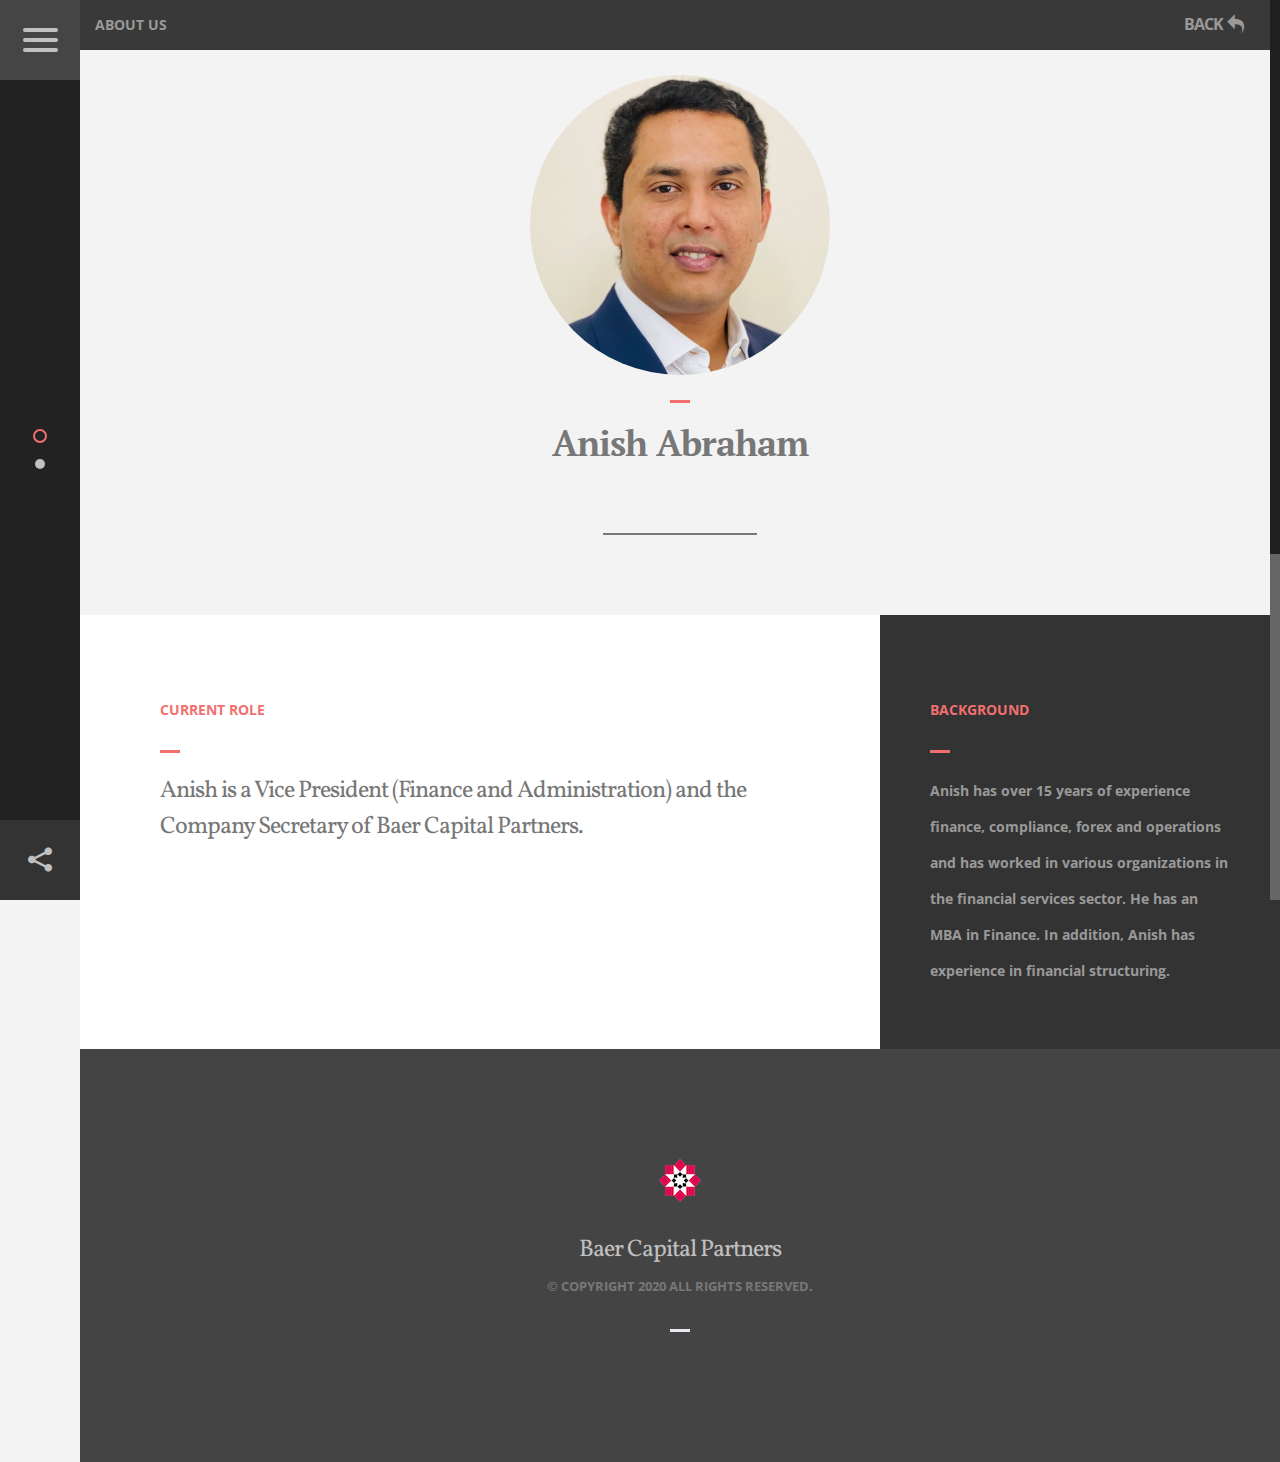
<file: anish-abraham.html>
<!DOCTYPE html>
<html xmlns="http://www.w3.org/1999/xhtml" xml:lang="en-US" lang="en-US">
  <head>
    <meta charset="utf-8" />
    <meta name="robots" content="noindex" />
    <meta http-equiv="X-UA-Compatible" content="IE=edge" />
    <meta
      name="viewport"
      content="width=device-width, initial-scale=1, maximum-scale=1, user-scalable=0"
    />
    <meta name="SKYPE_TOOLBAR" content="SKYPE_TOOLBAR_PARSER_COMPATIBLE" />
    <meta
      name="description"
      content="Baer Capital Partners founded by Brij Raj
    Singh, Michael Baer, and Alok Sama is a private equity firm focused on
    bringing innovation, integrity, and growth to the subcontinent."
    />
    <meta name="author" content="Baer Capital Partners" />
    <meta
      name="keywords"
      content="baer,capital,partners,finance,private,equity,services,india,hedge,fund,growth,innovation,brij,singh,michael,alok,sama"
    />
    <link rel="icon" href="favicon.ico" type="image/x-icon" />

    <title>Anish Abraham | Baer Capital Partners</title>
    <!-- Your page/site title -->

    <!-- Load Our CSS - Do not alter the load order -->
    <link href="css/bootstrap.min.css" rel="stylesheet" />
    <!-- Bootstrap Core - ALways load first -->
    <link href="css/animate.css" rel="stylesheet" />
    <!-- Animatations -->
    <link href="css/icomoon.css" rel="stylesheet" />
    <!-- Icon Font -->
    <link href="css/style.css" rel="stylesheet" />
    <!-- Main theme stylesheet -->

    <!-- Load our fonts form Google -->
    <link
      href="http://fonts.googleapis.com/css?family=Open+Sans:700"
      rel="stylesheet"
      type="text/css"
    />
    <link
      href="http://fonts.googleapis.com/css?family=Vollkorn:400italic,700italic,400"
      rel="stylesheet"
      type="text/css"
    />
    <link
      href="http://fonts.googleapis.com/css?family=PT+Serif:700"
      rel="stylesheet"
      type="text/css"
    />
    <link
      href="http://fonts.googleapis.com/css?family=Domine"
      rel="stylesheet"
      type="text/css"
    />

    <!-- Load our fonts individually if IE8+, to avoid faux bold & italic rendering -->
    <!--[if IE]>
      <link
        href="http://fonts.googleapis.com/css?family=PT+Serif:700"
        rel="stylesheet"
        type="text/css"
      />
      <link
        href="http://fonts.googleapis.com/css?family=Open+Sans:700"
        rel="stylesheet"
        type="text/css"
      />
      <link
        href="http://fonts.googleapis.com/css?family=Vollkorn:400"
        rel="stylesheet"
        type="text/css"
      />
      <link
        href="http://fonts.googleapis.com/css?family=Vollkorn:400italic"
        rel="stylesheet"
        type="text/css"
      />
      <link
        href="http://fonts.googleapis.com/css?family=Vollkorn:700italic"
        rel="stylesheet"
        type="text/css"
      />
      <link
        href="http://fonts.googleapis.com/css?family=Domine"
        rel="stylesheet"
        type="text/css"
      />
    <![endif]-->

    <!-- Load our stylesheet for IE8 -->
    <!--[if IE 8]>
      <link rel="stylesheet" type="text/css" href="css/ie8.css" />
    <![endif]-->

    <!-- Load our stylesheet for IE9 -->
    <!--[if IE 9]>
      <link rel="stylesheet" type="text/css" href="css/ie9.css" />
    <![endif]-->

    <!-- Load our jQuery, with an alternative source/fallback to our own version if request is unavailable -->
    <script src="//ajax.googleapis.com/ajax/libs/jquery/1.11.0/jquery.min.js"></script>
    <script>
      window.jQuery ||
        document.write('<script src="js/jquery.min.js"><\/script>');
    </script>

    <!-- Load these in the <head> for quicker IE8+ load times -->
    <!-- HTML5 shim and Respond.js IE8 support of HTML5 elements and media queries -->
    <!--[if lt IE 9]>
      <script src="js/html5shiv.min.js"></script>
      <script src="js/respond.min.js"></script>
    <![endif]-->
  </head>

  <body id="home">
    <!-- Our page loader -->
    <div class="loadstack">
      <div class="spinner"></div>
    </div>

    <!-- ============================ Main menu, (modal window) ============================ -->

    <div
      id="menumodal"
      class="modal fade"
      tabindex="-1"
      role="dialog"
      aria-label="menumodalLabel"
      aria-hidden="true"
    >
      <!-- Close modal trigger -->
      <button class="toggleclose" data-dismiss="modal" aria-hidden="true">
        <span class="icon-close"></span>
      </button>
      <div class="explore">
        <h3>Explore</h3>
      </div>

      <!-- Menu content -->
      <div class="modal-dialog">
        <div class="modal-content">
          <div class="modal-header">
            <!-- Logo for desktops/large screens -->
            <div id="menumodalLabel" class="modal-title">
              <div class="modallogo">
                <img src="img/logo.png" alt="Baer Capital Partners Logo" />
              </div>
              <div class="modaltagline">
                <h3>
                  Baer Capital Partners | Integrity, Innovation, Transparency
                </h3>
              </div>
            </div>
          </div>
          <div class="modal-body">
            <ul class="row motion">
              <li class="col-md-6 col-sm-6 two">
                <div
                  class="menubg"
                  style="background-image: url('img/menu/index.jpg');"
                ></div>
                <a href="index.html" title="Index"
                  >Home<span>What we do at Baer Capital</span></a
                >
              </li>
              <li class="col-md-6 col-sm-6 four">
                <div
                  class="menubg"
                  style="background-image: url('img/menu/contact.jpg');"
                ></div>
                <a href="contact.html" title="Contact"
                  >Contact<span>Contact us for information or details</span></a
                >
              </li>
            </ul>
          </div>
          <div class="modal-footer">
            <h3>Get in Touch</h3>
            <h4>Baer Capital Partners, P.O. Box 506508, Dubai, UAE</h4>
          </div>
        </div>
      </div>
    </div>

    <!-- ============================ End Main Navigation ==================================== -->

    <!-- ============================ Social menu, (modal window) ============================ -->

    <div
      id="socialmodal"
      class="modal fade"
      tabindex="-1"
      role="dialog"
      aria-label="socialmodalLabel"
      aria-hidden="true"
    >
      <!-- Menu Trigger -->
      <button class="toggleclose" data-dismiss="modal" aria-hidden="true">
        <span class="icon-close"></span>
      </button>
      <div class="explore">
        <h3>Connect</h3>
      </div>

      <div class="modal-dialog">
        <div class="modal-content">
          <div class="modal-body">
            <h3>Contact Baer Capital Partners</h3>
            <hr class="mini white central" />
            <ul class="socialicons motion">
              <li class="four">
                <a
                  href="mailto:info@baercapital.com?Subject=Contact%20from%20baercapital.com"
                  title="Mail"
                  class="mail"
                  target="_blank"
                  ><span class="icon-mail"></span
                ></a>
              </li>
            </ul>
          </div>
        </div>
      </div>
    </div>

    <!-- =============================== End social menu ============================== -->

    <!-- ============================ Header/fixed sidebar ============================ -->

    <header id="header">
      <!-- Main menu toggle -->
      <button class="toggle" data-toggle="modal" data-target="#menumodal">
        <span class="menu-bar bar-1"></span>
        <span class="menu-bar bar-2"></span>
        <span class="menu-bar bar-3"></span>
      </button>

      <!-- Second logo for mobiles/tablets only. Maximum height of 65px -->
      <div class="mobile_logo">
        <img src="img/logo.png" alt="Baer Capital Logo" />
      </div>

      <!-- Bullet navigation -->
      <nav id="bullets" class="cover">
        <ul>
          <li class="current-page-item"><a href="#wrapper"></a></li>
          <li><a href="#two"></a></li>
        </ul>
      </nav>
    </header>

    <!-- Social menu toggle - keep outside of header to prevent horrible positioning problem on ipads -->
    <button class="social" data-toggle="modal" data-target="#socialmodal">
      <span class="icon-share"></span>
    </button>

    <!-- End header/fixed sidebar -->

    <!-- ============================ Start the page content ============================ -->

    <!-- Leading Page Container -->
    <!-- Always keep all page content wrapped in this div, with id="wrapper" and class="page-content" -->
    <div id="wrapper" class="page-content">
      <!-- ============================ Section Start ============================ -->

      <section class="container-fluid titlebar">
        <div class="row">
          <div class="col-xs-12">
            <h3 class="pull-left">About us</h3>
            <h3 class="pull-right">
              <a href="about.html" class="back" title="Back"
                >Back <span class="icon-undo2"></span
              ></a>
            </h3>
          </div>
        </div>
      </section>

      <!-- ============================ Section End ============================== -->
      <!-- ============================ Section Start ============================ -->

      <div class="container wow fadeInUp" data-wow-delay="0.5s">
        <div class="row">
          <div class="col-xs-12">
            <div id="aabraham" class="cropcircle"></div>
          </div>
        </div>
      </div>

      <section class="container wow fadeInUp" data-wow-delay="0.5s">
        <div class="row">
          <div class="col-xs-12 centertext">
            <hr class="mini central" />
            <h1>Anish Abraham</h1>
            <hr class="title" />
          </div>
        </div>
      </section>
      <!-- ============================ Section End ============================== -->

      <!-- ============================ Section Start ============================ -->

      <section id="two" class="container-fluid white">
        <div class="row">
          <div class="col-md-8 textpadding">
            <h3>Current role</h3>
            <hr class="mini" />
            <p>
              Anish is a Vice President (Finance and Administration) and the
              Company Secretary of Baer Capital Partners.
            </p>
          </div>
          <div
            class="meta col-md-4 textpadding dark-grey-dk wow fadeInRight"
            data-wow-delay="0.4s"
          >
            <h3>Background</h3>
            <hr class="mini" />
            <p>
              Anish has over 15 years of experience finance, compliance, forex
              and operations and has worked in various organizations in the
              financial services sector. He has an MBA in Finance. In addition,
              Anish has experience in financial structuring.
            </p>
          </div>
        </div>
      </section>

      <!-- ============================ Section End ============================== -->

      <!-- ============================ Footer ============================ -->

      <footer class="padding">
        <div class="container">
          <div class="row">
            <div class="col-xs-12">
              <a href="index.html" title="Baer Capital"
                ><img src="img/f-logo.png" alt="Add alt tag"
              /></a>
              <p>Baer Capital Partners</p>
              <small>&copy; Copyright 2020 All rights reserved.</small>
              <hr class="mini central light-grey-dk" />
            </div>
          </div>
        </div>
      </footer>

      <!-- / END page #wrapper -->
    </div>

    <!-- ========== Load our scripts - keep positioned at the end of your document ========== -->

    <script src="js/bootstrap.min.js"></script>
    <!-- Bootstrap core - always load first -->
    <script src="js/wow.min.js"></script>
    <!-- WoW animations -->
    <script src="js/jquery.nav.js"></script>
    <!-- Left-hand bullet navigation -->
    <script src="js/jquery.nicescroll.min.js"></script>
    <!-- Scrollbars for whole page and main navigation -->
    <script src="js/jquery.fitvids.js"></script>
    <!-- Fitvids plugin, (responsive videos) -->
    <script src="js/jquery.easing.min.js"></script>
    <!-- Easing plugin, for opacity fade on menu background images -->
    <script src="js/scripts.js"></script>
    <!-- Custom JS functions - always load last -->

    <!-- ========== Insert your Google Analytics code below this line ========== -->
    <script>
      (function (i, s, o, g, r, a, m) {
        i["GoogleAnalyticsObject"] = r;
        (i[r] =
          i[r] ||
          function () {
            (i[r].q = i[r].q || []).push(arguments);
          }),
          (i[r].l = 1 * newDate());
        (a = s.createElement(o)), (m = s.getElementsByTagName(o)[0]);
        a.async = 1;
        a.src = g;
        m.parentNode.insertBefore(a, m);
      })(
        window,
        document,
        "script",
        "//www.google-analytics.com/analytics.js",
        "ga"
      );

      ga("create", "UA-68168022-1", "auto");
      ga("send", "pageview");
    </script>
    <!-- ======================== End Google Analytics ========================= -->
  </body>
</html>
</file>
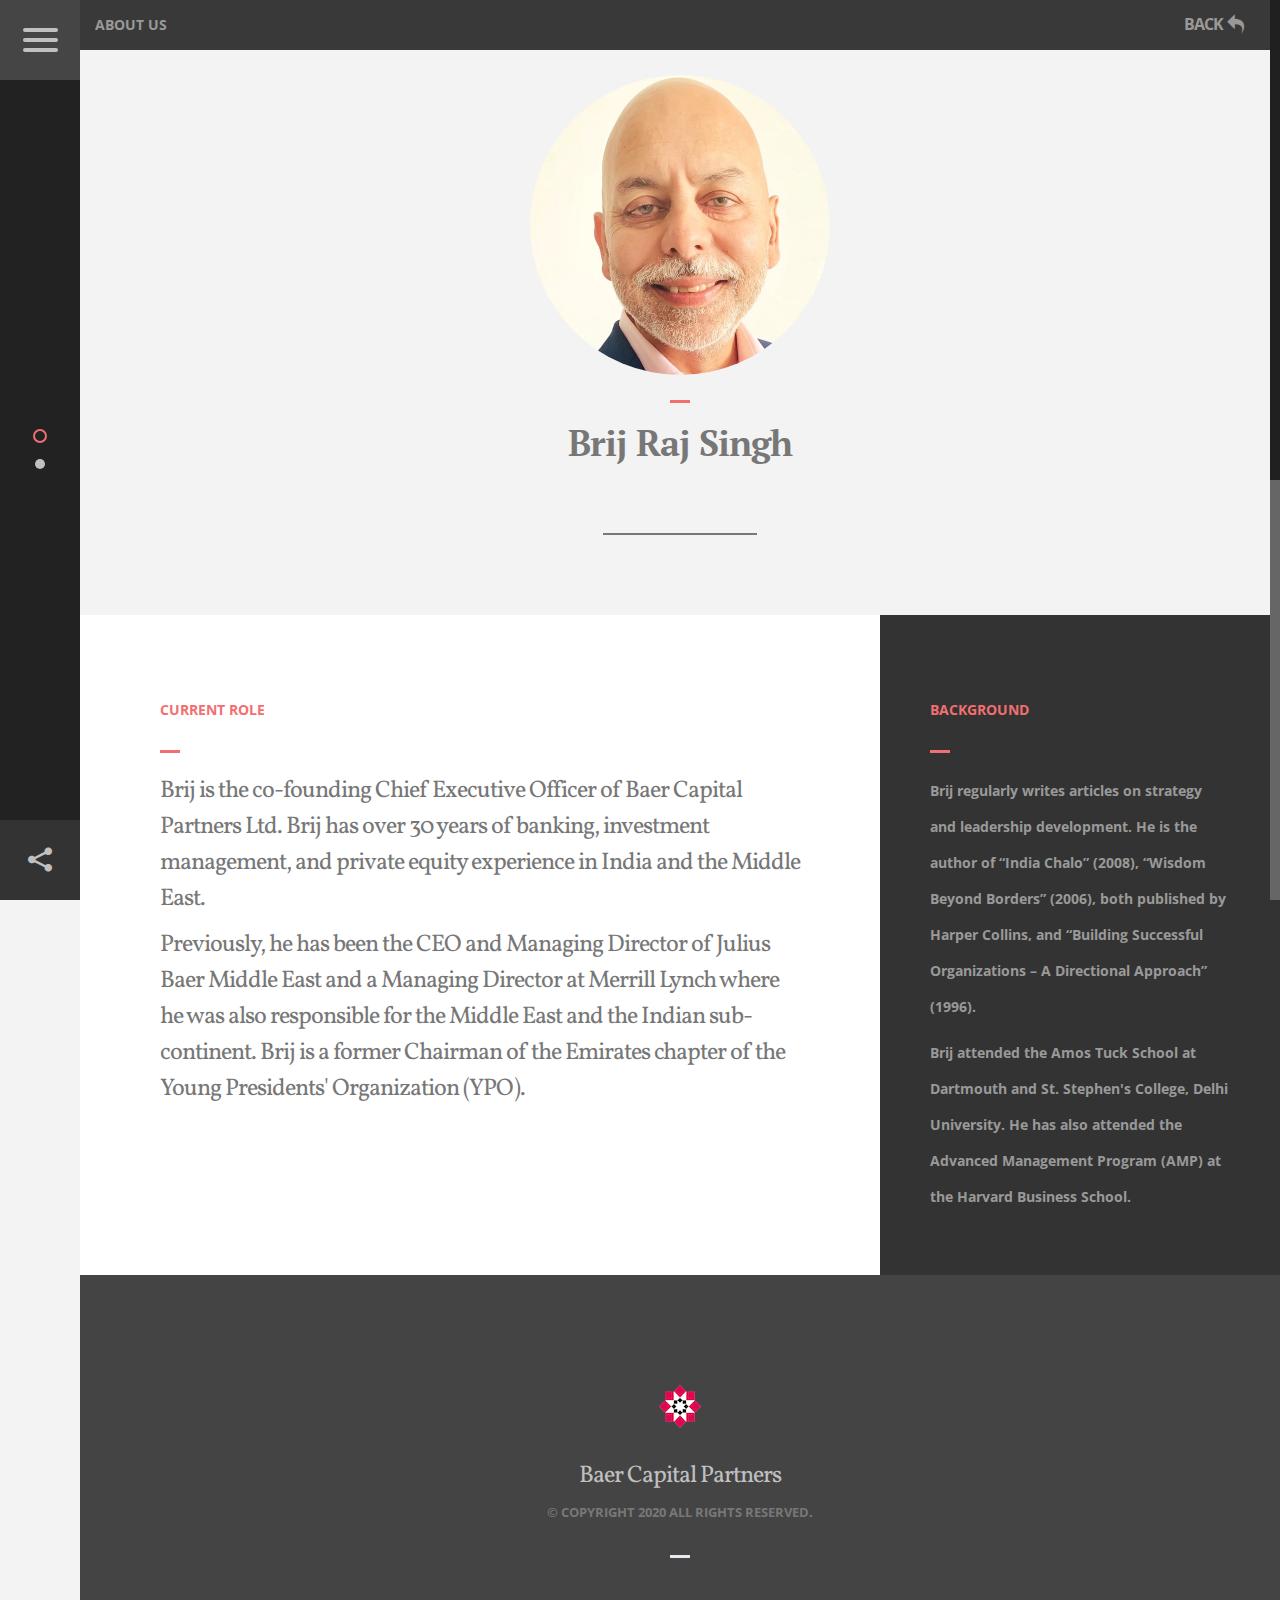
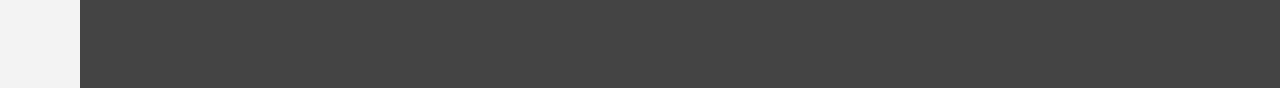
<file: brij-singh.html>
<!DOCTYPE html>
<html xmlns="http://www.w3.org/1999/xhtml" xml:lang="en-US" lang="en-US">
  <head>
    <meta charset="utf-8" />
    <meta name="robots" content="noindex" />
    <meta http-equiv="X-UA-Compatible" content="IE=edge" />
    <meta
      name="viewport"
      content="width=device-width, initial-scale=1, maximum-scale=1, user-scalable=0"
    />
    <meta name="SKYPE_TOOLBAR" content="SKYPE_TOOLBAR_PARSER_COMPATIBLE" />
    <meta
      name="description"
      content="Baer Capital Partners founded by Brij Raj
    Singh, Michael Baer, and Alok Sama is a private equity firm focused on
    bringing innovation, integrity, and growth to the subcontinent."
    />
    <meta name="author" content="Baer Capital Partners" />
    <meta
      name="keywords"
      content="baer,capital,partners,finance,private,equity,services,india,hedge,fund,growth,innovation,brij,singh,michael,alok,sama"
    />
    <link rel="icon" href="favicon.ico" type="image/x-icon" />

    <title>Brij Raj Singh | Baer Capital Partners</title>
    <!-- Your page/site title -->

    <!-- Load Our CSS - Do not alter the load order -->
    <link href="css/bootstrap.min.css" rel="stylesheet" />
    <!-- Bootstrap Core - ALways load first -->
    <link href="css/animate.css" rel="stylesheet" />
    <!-- Animatations -->
    <link href="css/icomoon.css" rel="stylesheet" />
    <!-- Icon Font -->
    <link href="css/style.css" rel="stylesheet" />
    <!-- Main theme stylesheet -->

    <!-- Load our fonts form Google -->
    <link
      href="http://fonts.googleapis.com/css?family=Open+Sans:700"
      rel="stylesheet"
      type="text/css"
    />
    <link
      href="http://fonts.googleapis.com/css?family=Vollkorn:400italic,700italic,400"
      rel="stylesheet"
      type="text/css"
    />
    <link
      href="http://fonts.googleapis.com/css?family=PT+Serif:700"
      rel="stylesheet"
      type="text/css"
    />
    <link
      href="http://fonts.googleapis.com/css?family=Domine"
      rel="stylesheet"
      type="text/css"
    />

    <!-- Load our fonts individually if IE8+, to avoid faux bold & italic rendering -->
    <!--[if IE]>
      <link
        href="http://fonts.googleapis.com/css?family=PT+Serif:700"
        rel="stylesheet"
        type="text/css"
      />
      <link
        href="http://fonts.googleapis.com/css?family=Open+Sans:700"
        rel="stylesheet"
        type="text/css"
      />
      <link
        href="http://fonts.googleapis.com/css?family=Vollkorn:400"
        rel="stylesheet"
        type="text/css"
      />
      <link
        href="http://fonts.googleapis.com/css?family=Vollkorn:400italic"
        rel="stylesheet"
        type="text/css"
      />
      <link
        href="http://fonts.googleapis.com/css?family=Vollkorn:700italic"
        rel="stylesheet"
        type="text/css"
      />
      <link
        href="http://fonts.googleapis.com/css?family=Domine"
        rel="stylesheet"
        type="text/css"
      />
    <![endif]-->

    <!-- Load our stylesheet for IE8 -->
    <!--[if IE 8]>
      <link rel="stylesheet" type="text/css" href="css/ie8.css" />
    <![endif]-->

    <!-- Load our stylesheet for IE9 -->
    <!--[if IE 9]>
      <link rel="stylesheet" type="text/css" href="css/ie9.css" />
    <![endif]-->

    <!-- Load our jQuery, with an alternative source/fallback to our own version if request is unavailable -->
    <script src="//ajax.googleapis.com/ajax/libs/jquery/1.11.0/jquery.min.js"></script>
    <script>
      window.jQuery ||
        document.write('<script src="js/jquery.min.js"><\/script>');
    </script>

    <!-- Load these in the <head> for quicker IE8+ load times -->
    <!-- HTML5 shim and Respond.js IE8 support of HTML5 elements and media queries -->
    <!--[if lt IE 9]>
      <script src="js/html5shiv.min.js"></script>
      <script src="js/respond.min.js"></script>
    <![endif]-->
  </head>

  <body id="home">
    <!-- Our page loader -->
    <div class="loadstack">
      <div class="spinner"></div>
    </div>

    <!-- ============================ Main menu, (modal window) ============================ -->

    <div
      id="menumodal"
      class="modal fade"
      tabindex="-1"
      role="dialog"
      aria-label="menumodalLabel"
      aria-hidden="true"
    >
      <!-- Close modal trigger -->
      <button class="toggleclose" data-dismiss="modal" aria-hidden="true">
        <span class="icon-close"></span>
      </button>
      <div class="explore">
        <h3>Explore</h3>
      </div>

      <!-- Menu content -->
      <div class="modal-dialog">
        <div class="modal-content">
          <div class="modal-header">
            <!-- Logo for desktops/large screens -->
            <div id="menumodalLabel" class="modal-title">
              <div class="modallogo">
                <img src="img/logo.png" alt="Baer Capital Partners Logo" />
              </div>
              <div class="modaltagline">
                <h3>
                  Baer Capital Partners | Integrity, Innovation, Transparency
                </h3>
              </div>
            </div>
          </div>
          <div class="modal-body">
            <ul class="row motion">
              <li class="col-md-6 col-sm-6 two">
                <div
                  class="menubg"
                  style="background-image: url('img/menu/index.jpg');"
                ></div>
                <a href="index.html" title="Index"
                  >Home<span>What we do at Baer Capital</span></a
                >
              </li>
              <li class="col-md-6 col-sm-6 four">
                <div
                  class="menubg"
                  style="background-image: url('img/menu/contact.jpg');"
                ></div>
                <a href="contact.html" title="Contact"
                  >Contact<span>Contact us for information or details</span></a
                >
              </li>
            </ul>
          </div>
          <div class="modal-footer">
            <h3>Get in Touch</h3>
            <h4>Baer Capital Partners, P.O. Box 506508, Dubai, UAE</h4>
          </div>
        </div>
      </div>
    </div>

    <!-- ============================ End Main Navigation ==================================== -->

    <!-- ============================ Social menu, (modal window) ============================ -->

    <div
      id="socialmodal"
      class="modal fade"
      tabindex="-1"
      role="dialog"
      aria-label="socialmodalLabel"
      aria-hidden="true"
    >
      <!-- Menu Trigger -->
      <button class="toggleclose" data-dismiss="modal" aria-hidden="true">
        <span class="icon-close"></span>
      </button>
      <div class="explore">
        <h3>Connect</h3>
      </div>

      <div class="modal-dialog">
        <div class="modal-content">
          <div class="modal-body">
            <h3>Contact Baer Capital Partners</h3>
            <hr class="mini white central" />
            <ul class="socialicons motion">
              <li class="four">
                <a
                  href="mailto:info@baercapital.com?Subject=Contact%20from%20baercapital.com"
                  title="Mail"
                  class="mail"
                  target="_blank"
                  ><span class="icon-mail"></span
                ></a>
              </li>
            </ul>
          </div>
        </div>
      </div>
    </div>

    <!-- =============================== End social menu ============================== -->

    <!-- ============================ Header/fixed sidebar ============================ -->

    <header id="header">
      <!-- Main menu toggle -->
      <button class="toggle" data-toggle="modal" data-target="#menumodal">
        <span class="menu-bar bar-1"></span>
        <span class="menu-bar bar-2"></span>
        <span class="menu-bar bar-3"></span>
      </button>

      <!-- Second logo for mobiles/tablets only. Maximum height of 65px -->
      <div class="mobile_logo">
        <img src="img/logo.png" alt="Baer Capital Logo" />
      </div>

      <!-- Bullet navigation -->
      <nav id="bullets" class="cover">
        <ul>
          <li class="current-page-item"><a href="#wrapper"></a></li>
          <li><a href="#two"></a></li>
        </ul>
      </nav>
    </header>

    <!-- Social menu toggle - keep outside of header to prevent horrible positioning problem on ipads -->
    <button class="social" data-toggle="modal" data-target="#socialmodal">
      <span class="icon-share"></span>
    </button>

    <!-- End header/fixed sidebar -->

    <!-- ============================ Start the page content ============================ -->

    <!-- Leading Page Container -->
    <!-- Always keep all page content wrapped in this div, with id="wrapper" and class="page-content" -->
    <div id="wrapper" class="page-content">
      <!-- ============================ Section Start ============================ -->

      <section class="container-fluid titlebar">
        <div class="row">
          <div class="col-xs-12">
            <h3 class="pull-left">About us</h3>
            <h3 class="pull-right">
              <a href="about.html" class="back" title="Back"
                >Back <span class="icon-undo2"></span
              ></a>
            </h3>
          </div>
        </div>
      </section>

      <!-- ============================ Section End ============================== -->
      <!-- ============================ Section Start ============================ -->

      <div class="container wow fadeInUp" data-wow-delay="0.5s">
        <div class="row">
          <div class="col-xs-12">
            <div id="bsingh" class="cropcircle"></div>
          </div>
        </div>
      </div>

      <section class="container wow fadeInUp" data-wow-delay="0.5s">
        <div class="row">
          <div class="col-xs-12 centertext">
            <hr class="mini central" />
            <h1>Brij Raj Singh</h1>
            <hr class="title" />
          </div>
        </div>
      </section>
      <!-- ============================ Section End ============================== -->

      <!-- ============================ Section Start ============================ -->

      <section id="two" class="container-fluid white">
        <div class="row">
          <div class="col-md-8 textpadding">
            <h3>Current role</h3>
            <hr class="mini" />
            <p>
              Brij is the co-founding Chief Executive Officer of Baer Capital
              Partners Ltd. Brij has over 30 years of banking, investment
              management, and private equity experience in India and the Middle
              East.
            </p>
            <p>
              Previously, he has been the CEO and Managing Director of Julius
              Baer Middle East and a Managing Director at Merrill Lynch where he
              was also responsible for the Middle East and the Indian
              sub-continent. Brij is a former Chairman of the Emirates chapter
              of the Young Presidents' Organization (YPO).
            </p>
          </div>
          <div
            class="meta col-md-4 textpadding dark-grey-dk wow fadeInRight"
            data-wow-delay="0.4s"
          >
            <h3>Background</h3>
            <hr class="mini" />
            <p>
              Brij regularly writes articles on strategy and leadership
              development. He is the author of “India Chalo” (2008), “Wisdom
              Beyond Borders” (2006), both published by Harper Collins, and
              “Building Successful Organizations – A Directional Approach”
              (1996).
            </p>
            <p>
              Brij attended the Amos Tuck School at Dartmouth and St. Stephen's
              College, Delhi University. He has also attended the Advanced
              Management Program (AMP) at the Harvard Business School.
            </p>
          </div>
        </div>
      </section>

      <!-- ============================ Section End ============================== -->

      <!-- ============================ Footer ============================ -->

      <footer class="padding">
        <div class="container">
          <div class="row">
            <div class="col-xs-12">
              <a href="index.html" title="Baer Capital"
                ><img src="img/f-logo.png" alt="Add alt tag"
              /></a>
              <p>Baer Capital Partners</p>
              <small>&copy; Copyright 2020 All rights reserved.</small>
              <hr class="mini central light-grey-dk" />
            </div>
          </div>
        </div>
      </footer>

      <!-- / END page #wrapper -->
    </div>

    <!-- ========== Load our scripts - keep positioned at the end of your document ========== -->

    <script src="js/bootstrap.min.js"></script>
    <!-- Bootstrap core - always load first -->
    <script src="js/wow.min.js"></script>
    <!-- WoW animations -->
    <script src="js/jquery.nav.js"></script>
    <!-- Left-hand bullet navigation -->
    <script src="js/jquery.nicescroll.min.js"></script>
    <!-- Scrollbars for whole page and main navigation -->
    <script src="js/jquery.fitvids.js"></script>
    <!-- Fitvids plugin, (responsive videos) -->
    <script src="js/jquery.easing.min.js"></script>
    <!-- Easing plugin, for opacity fade on menu background images -->
    <script src="js/scripts.js"></script>
    <!-- Custom JS functions - always load last -->

    <!-- ========== Insert your Google Analytics code below this line ========== -->
    <script>
      (function (i, s, o, g, r, a, m) {
        i["GoogleAnalyticsObject"] = r;
        (i[r] =
          i[r] ||
          function () {
            (i[r].q = i[r].q || []).push(arguments);
          }),
          (i[r].l = 1 * newDate());
        (a = s.createElement(o)), (m = s.getElementsByTagName(o)[0]);
        a.async = 1;
        a.src = g;
        m.parentNode.insertBefore(a, m);
      })(
        window,
        document,
        "script",
        "//www.google-analytics.com/analytics.js",
        "ga"
      );

      ga("create", "UA-68168022-1", "auto");
      ga("send", "pageview");
    </script>
    <!-- ======================== End Google Analytics ========================= -->
  </body>
</html>
</file>
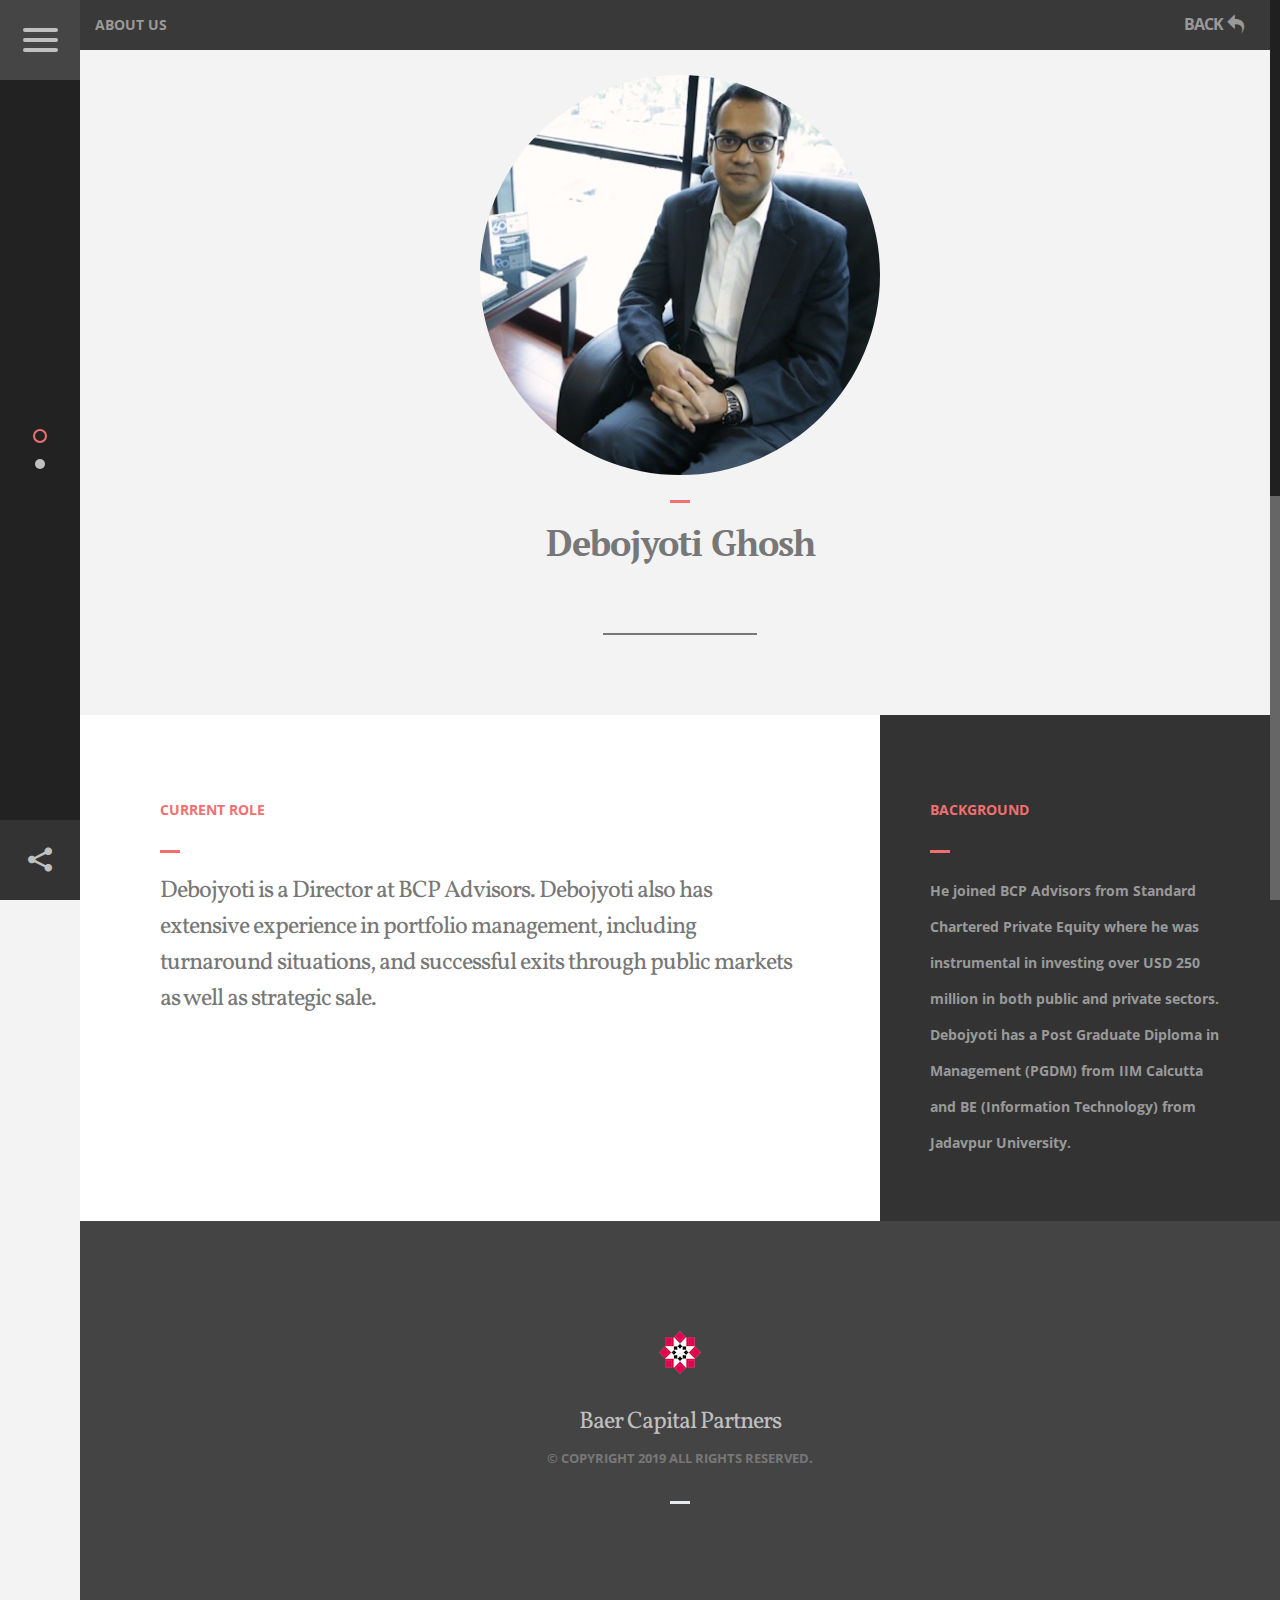
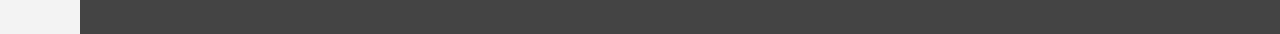
<file: debojyoti-ghosh.html>
<!DOCTYPE html>
<html xmlns="http://www.w3.org/1999/xhtml" xml:lang="en-US" lang="en-US">

<head>
<meta charset="utf-8">
    <meta name="robots" content="noindex">
    <meta http-equiv="X-UA-Compatible" content="IE=edge">
    <meta name="viewport" content="width=device-width, initial-scale=1, maximum-scale=1, user-scalable=0"/>
    <meta name="SKYPE_TOOLBAR" content="SKYPE_TOOLBAR_PARSER_COMPATIBLE" />
    <meta name="description" content="Baer Capital Partners founded by Brij Raj
    Singh, Michael Baer, and Alok Sama is a private equity firm focused on
    bringing innovation, integrity, and growth to the subcontinent.">
    <meta name="author" content="Baer Capital Partners">
    <meta name="keywords" content="baer,capital,partners,finance,private,equity,services,india,hedge,fund,growth,innovation,brij,singh,michael,alok,sama">
    <link rel="icon" href="favicon.ico" type="image/x-icon" />

    <title>Debojyoti Ghosh | Baer Capital Partners</title><!-- Your page/site title -->

    <!-- Load Our CSS - Do not alter the load order -->
    <link href="css/bootstrap.min.css" rel="stylesheet"><!-- Bootstrap Core - ALways load first -->
    <link href="css/animate.css" rel="stylesheet"><!-- Animatations -->
    <link href="css/icomoon.css" rel="stylesheet"><!-- Icon Font -->
    <link href="css/style.css" rel="stylesheet"><!-- Main theme stylesheet -->

    <!-- Load our fonts form Google -->
    <link href='http://fonts.googleapis.com/css?family=Open+Sans:700' rel='stylesheet' type='text/css'>
    <link href='http://fonts.googleapis.com/css?family=Vollkorn:400italic,700italic,400' rel='stylesheet' type='text/css'>
    <link href='http://fonts.googleapis.com/css?family=PT+Serif:700' rel='stylesheet' type='text/css'>
    <link href='http://fonts.googleapis.com/css?family=Domine' rel='stylesheet' type='text/css'>

    <!-- Load our fonts individually if IE8+, to avoid faux bold & italic rendering -->
    <!--[if IE]>
    <link href='http://fonts.googleapis.com/css?family=PT+Serif:700' rel='stylesheet' type='text/css'>
    <link href='http://fonts.googleapis.com/css?family=Open+Sans:700' rel='stylesheet' type='text/css'>
    <link href='http://fonts.googleapis.com/css?family=Vollkorn:400' rel='stylesheet' type='text/css'>
    <link href='http://fonts.googleapis.com/css?family=Vollkorn:400italic' rel='stylesheet' type='text/css'>
    <link href='http://fonts.googleapis.com/css?family=Vollkorn:700italic' rel='stylesheet' type='text/css'>
    <link href='http://fonts.googleapis.com/css?family=Domine' rel='stylesheet' type='text/css'>
    <![endif]-->

    <!-- Load our stylesheet for IE8 -->
    <!--[if IE 8]>
    <link rel="stylesheet" type="text/css" href="css/ie8.css" />
    <![endif]-->

    <!-- Load our stylesheet for IE9 -->
    <!--[if IE 9]>
    <link rel="stylesheet" type="text/css" href="css/ie9.css" />
    <![endif]-->

    <!-- Load our jQuery, with an alternative source/fallback to our own version if request is unavailable -->
    <script src="//ajax.googleapis.com/ajax/libs/jquery/1.11.0/jquery.min.js"></script>
    <script>window.jQuery || document.write('<script src="js/jquery.min.js"><\/script>')</script>
    
    <!-- Load these in the <head> for quicker IE8+ load times -->
    <!-- HTML5 shim and Respond.js IE8 support of HTML5 elements and media queries -->
    <!--[if lt IE 9]>
    <script src="js/html5shiv.min.js"></script>
    <script src="js/respond.min.js"></script>
    <![endif]-->

</head>

<body id="home">

    <!-- Our page loader -->
    <div class="loadstack">
        <div class="spinner"></div>
    </div>

    <!-- ============================ Main menu, (modal window) ============================ -->

    <div id="menumodal" class="modal fade" tabindex="-1" role="dialog" aria-label="menumodalLabel" aria-hidden="true">

        <!-- Close modal trigger -->
        <button class="toggleclose" data-dismiss="modal" aria-hidden="true">
            <span class="icon-close"></span>
        </button>
        <div class="explore">
            <h3>Explore</h3>
        </div>

        <!-- Menu content -->
        <div class="modal-dialog">
            <div class="modal-content">
                <div class="modal-header">
                    <!-- Logo for desktops/large screens -->
                    <div id="menumodalLabel" class="modal-title">
                        <div class="modallogo">
                            <img src="img/logo.png" alt="Baer Capital Partners Logo">
                        </div>
                        <div class="modaltagline">
                            <h3>Baer Capital Partners | Integrity, Innovation, Transparency </h3>
                        </div>
                    </div>
                </div>
                <div class="modal-body">
                    <ul class="row motion">
                        <li class="col-md-6 col-sm-6 two">
                            <div class="menubg" style="background-image: url('img/menu/index.jpg')"></div>
                            <a href="index.html" title="Index">Home<span>What we do at Baer Capital</span></a>
                        </li>
                        <li class="col-md-6 col-sm-6 four">
                            <div class="menubg" style="background-image: url('img/menu/contact.jpg')"></div>
                            <a href="contact.html" title="Contact">Contact<span>Contact us for information or details</span></a>
                        </li>
                    </ul>
                </div>
                <div class="modal-footer">
                    <h3>Get in Touch</h3>
                    <h4>Baer Capital Partners, P.O. Box 506508, Dubai, UAE</h4>
                </div>
            </div>
        </div>
    </div>

    <!-- ============================ End Main Navigation ==================================== -->

    <!-- ============================ Social menu, (modal window) ============================ -->

    <div id="socialmodal" class="modal fade" tabindex="-1" role="dialog" aria-label="socialmodalLabel" aria-hidden="true">

        <!-- Menu Trigger -->
        <button class="toggleclose" data-dismiss="modal" aria-hidden="true">
            <span class="icon-close"></span>
        </button>
        <div class="explore">
            <h3>Connect</h3>
        </div>

        <div class="modal-dialog">
            <div class="modal-content">
                <div class="modal-body">
                    <h3>Contact Baer Capital Partners</h3>
                    <hr class="mini white central">
                    <ul class="socialicons motion">
                        <li class="four"><a href="mailto:info@baercapital.com?Subject=Contact%20from%20baercapital.com" title="Mail" class="mail" target="_blank"><span class="icon-mail"></span></a></li>
                    </ul>
                </div>
            </div>
        </div>

    </div>

    <!-- =============================== End social menu ============================== -->

    <!-- ============================ Header/fixed sidebar ============================ -->

    <header id="header">
        
        <!-- Main menu toggle -->
        <button class="toggle" data-toggle="modal" data-target="#menumodal">
            <span class="menu-bar bar-1"></span>
            <span class="menu-bar bar-2"></span>
            <span class="menu-bar bar-3"></span>
        </button>
        
        <!-- Second logo for mobiles/tablets only. Maximum height of 65px -->
        <div class="mobile_logo">
            <img src="img/logo.png" alt="Baer Capital Logo">
        </div>

        <!-- Bullet navigation -->
        <nav id="bullets" class="cover">
            <ul>
                <li class="current-page-item"><a href="#wrapper"></a></li>
                <li><a href="#two"></a></li>
            </ul>
        </nav>

    </header>

    <!-- Social menu toggle - keep outside of header to prevent horrible positioning problem on ipads -->
    <button class="social" data-toggle="modal" data-target="#socialmodal">
        <span class="icon-share"></span>
    </button>
    
    <!-- End header/fixed sidebar -->

    <!-- ============================ Start the page content ============================ -->

    <!-- Leading Page Container -->
    <!-- Always keep all page content wrapped in this div, with id="wrapper" and class="page-content" -->
    <div id="wrapper" class="page-content">

        <!-- ============================ Section Start ============================ -->

        <section class="container-fluid titlebar">
            <div class="row">
                <div class="col-xs-12">
                    <h3 class="pull-left">About us</h3>
                    <h3 class="pull-right"><a href="about.html" class="back" title="Back">Back <span class="icon-undo2"></span></a></h3>
                </div>
            </div>
        </section>

        <!-- ============================ Section End ============================== -->
        <!-- ============================ Section Start ============================ -->

        <div class="container wow fadeInUp" data-wow-delay="0.5s">
                <div class="row">
                    <div class="col-xs-12">
                        <div id="dghosh" class="cropcircle_right"></div>
                    </div>

                </div>
        </div>

        <section class="container wow fadeInUp" data-wow-delay="0.5s">
            <div class="row ">
                <div class="col-xs-12 centertext">
                    <hr class="mini central">
                    <h1>Debojyoti Ghosh</h1>
                    <hr class="title">
                </div>
            </div>
        </section>
        <!-- ============================ Section End ============================== -->

        <!-- ============================ Section Start ============================ -->

        <section id="two" class="container-fluid white">
            <div class="row">
                <div class="col-md-8 textpadding">
                    <h3>Current role</h3>                    
                    <hr class="mini">
                    <p>Debojyoti is a Director at BCP Advisors. Debojyoti also has extensive experience in portfolio management, including turnaround situations, and successful exits through public markets as well as strategic sale.</p>
                </div>
                <div class="meta col-md-4 textpadding dark-grey-dk wow fadeInRight" data-wow-delay="0.4s">
                    <h3>Background</h3>
                    <hr class="mini">
                    <p>He joined BCP Advisors from Standard Chartered Private Equity  where he was instrumental in investing over USD 250 million in both public and private sectors. Debojyoti has a Post Graduate Diploma in Management (PGDM) from IIM Calcutta and BE (Information Technology) from Jadavpur University.</p>
                </div>
            </div>
        </section>

        <!-- ============================ Section End ============================== -->

        <!-- ============================ Footer ============================ -->

        <footer class="padding">
            <div class="container">
                <div class="row">
                    <div class="col-xs-12">
                        <a href="index.html" title="Baer Capital"><img src="img/f-logo.png" alt="Add alt tag"></a>
                        <p>Baer Capital Partners</p>
                        <small>&copy; Copyright 2019 All rights reserved.</small>
                        <hr class="mini central light-grey-dk">
                    </div>
                </div>
            </div>
        </footer>

    <!-- / END page #wrapper -->
    </div>

    <!-- ========== Load our scripts - keep positioned at the end of your document ========== -->

    <script src="js/bootstrap.min.js"></script><!-- Bootstrap core - always load first -->
    <script src="js/wow.min.js"></script><!-- WoW animations -->
    <script src="js/jquery.nav.js"></script><!-- Left-hand bullet navigation -->
    <script src="js/jquery.nicescroll.min.js"></script><!-- Scrollbars for whole page and main navigation -->
    <script src="js/jquery.fitvids.js"></script><!-- Fitvids plugin, (responsive videos) -->
    <script src="js/jquery.easing.min.js"></script><!-- Easing plugin, for opacity fade on menu background images -->
    <script src="js/scripts.js"></script><!-- Custom JS functions - always load last -->

    <!-- ========== Insert your Google Analytics code below this line ========== -->
    <script>
    (function(i,s,o,g,r,a,m){i['GoogleAnalyticsObject']=r;i[r]=i[r]||function(){
    (i[r].q=i[r].q||[]).push(arguments)},i[r].l=1*newDate();a=s.createElement(o),
    m=s.getElementsByTagName(o)[0];a.async=1;a.src=g;m.parentNode.insertBefore(a,m)
    })(window,document,'script','//www.google-analytics.com/analytics.js','ga');

    ga('create', 'UA-68168022-1', 'auto');
    ga('send', 'pageview');

    </script>
    <!-- ======================== End Google Analytics ========================= -->

</body>

</html>
</file>
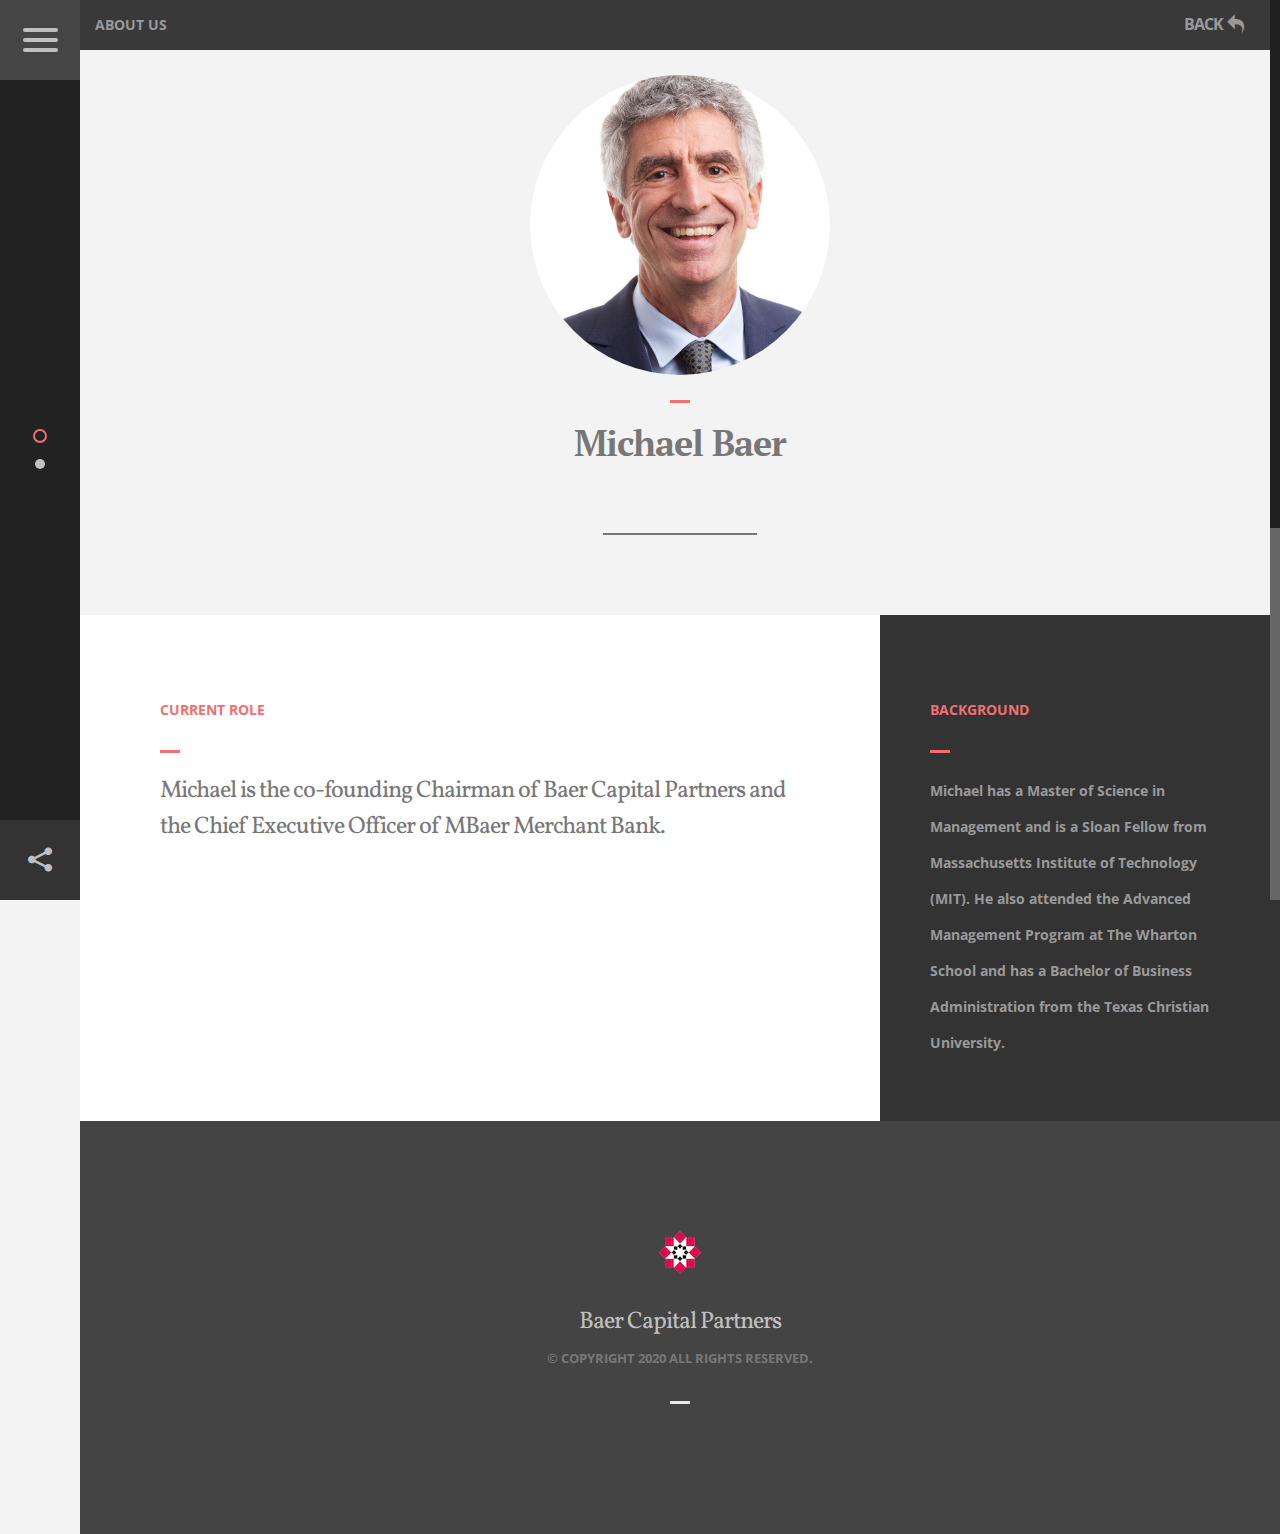
<file: michael-baer.html>
<!DOCTYPE html>
<html xmlns="http://www.w3.org/1999/xhtml" xml:lang="en-US" lang="en-US">
  <head>
    <meta charset="utf-8" />
    <meta name="robots" content="noindex" />
    <meta http-equiv="X-UA-Compatible" content="IE=edge" />
    <meta
      name="viewport"
      content="width=device-width, initial-scale=1, maximum-scale=1, user-scalable=0"
    />
    <meta name="SKYPE_TOOLBAR" content="SKYPE_TOOLBAR_PARSER_COMPATIBLE" />
    <meta
      name="description"
      content="Baer Capital Partners founded by Brij Raj
    Singh, Michael Baer, and Alok Sama is a private equity firm focused on
    bringing innovation, integrity, and growth to the subcontinent."
    />
    <meta name="author" content="Baer Capital Partners" />
    <meta
      name="keywords"
      content="baer,capital,partners,finance,private,equity,services,india,hedge,fund,growth,innovation,brij,singh,michael,alok,sama"
    />
    <link rel="icon" href="favicon.ico" type="image/x-icon" />

    <title>Michael Baer | Baer Capital Partners</title>
    <!-- Your page/site title -->

    <!-- Load Our CSS - Do not alter the load order -->
    <link href="css/bootstrap.min.css" rel="stylesheet" />
    <!-- Bootstrap Core - ALways load first -->
    <link href="css/animate.css" rel="stylesheet" />
    <!-- Animatations -->
    <link href="css/icomoon.css" rel="stylesheet" />
    <!-- Icon Font -->
    <link href="css/style.css" rel="stylesheet" />
    <!-- Main theme stylesheet -->

    <!-- Load our fonts form Google -->
    <link
      href="http://fonts.googleapis.com/css?family=Open+Sans:700"
      rel="stylesheet"
      type="text/css"
    />
    <link
      href="http://fonts.googleapis.com/css?family=Vollkorn:400italic,700italic,400"
      rel="stylesheet"
      type="text/css"
    />
    <link
      href="http://fonts.googleapis.com/css?family=PT+Serif:700"
      rel="stylesheet"
      type="text/css"
    />
    <link
      href="http://fonts.googleapis.com/css?family=Domine"
      rel="stylesheet"
      type="text/css"
    />

    <!-- Load our fonts individually if IE8+, to avoid faux bold & italic rendering -->
    <!--[if IE]>
      <link
        href="http://fonts.googleapis.com/css?family=PT+Serif:700"
        rel="stylesheet"
        type="text/css"
      />
      <link
        href="http://fonts.googleapis.com/css?family=Open+Sans:700"
        rel="stylesheet"
        type="text/css"
      />
      <link
        href="http://fonts.googleapis.com/css?family=Vollkorn:400"
        rel="stylesheet"
        type="text/css"
      />
      <link
        href="http://fonts.googleapis.com/css?family=Vollkorn:400italic"
        rel="stylesheet"
        type="text/css"
      />
      <link
        href="http://fonts.googleapis.com/css?family=Vollkorn:700italic"
        rel="stylesheet"
        type="text/css"
      />
      <link
        href="http://fonts.googleapis.com/css?family=Domine"
        rel="stylesheet"
        type="text/css"
      />
    <![endif]-->

    <!-- Load our stylesheet for IE8 -->
    <!--[if IE 8]>
      <link rel="stylesheet" type="text/css" href="css/ie8.css" />
    <![endif]-->

    <!-- Load our stylesheet for IE9 -->
    <!--[if IE 9]>
      <link rel="stylesheet" type="text/css" href="css/ie9.css" />
    <![endif]-->

    <!-- Load our jQuery, with an alternative source/fallback to our own version if request is unavailable -->
    <script src="//ajax.googleapis.com/ajax/libs/jquery/1.11.0/jquery.min.js"></script>
    <script>
      window.jQuery ||
        document.write('<script src="js/jquery.min.js"><\/script>');
    </script>

    <!-- Load these in the <head> for quicker IE8+ load times -->
    <!-- HTML5 shim and Respond.js IE8 support of HTML5 elements and media queries -->
    <!--[if lt IE 9]>
      <script src="js/html5shiv.min.js"></script>
      <script src="js/respond.min.js"></script>
    <![endif]-->
  </head>

  <body id="home">
    <!-- Our page loader -->
    <div class="loadstack">
      <div class="spinner"></div>
    </div>

    <!-- ============================ Main menu, (modal window) ============================ -->

    <div
      id="menumodal"
      class="modal fade"
      tabindex="-1"
      role="dialog"
      aria-label="menumodalLabel"
      aria-hidden="true"
    >
      <!-- Close modal trigger -->
      <button class="toggleclose" data-dismiss="modal" aria-hidden="true">
        <span class="icon-close"></span>
      </button>
      <div class="explore">
        <h3>Explore</h3>
      </div>

      <!-- Menu content -->
      <div class="modal-dialog">
        <div class="modal-content">
          <div class="modal-header">
            <!-- Logo for desktops/large screens -->
            <div id="menumodalLabel" class="modal-title">
              <div class="modallogo">
                <img src="img/logo.png" alt="Baer Capital Partners Logo" />
              </div>
              <div class="modaltagline">
                <h3>
                  Baer Capital Partners | Integrity, Innovation, Transparency
                </h3>
              </div>
            </div>
          </div>
          <div class="modal-body">
            <ul class="row motion">
              <li class="col-md-6 col-sm-6 two">
                <div
                  class="menubg"
                  style="background-image: url('img/menu/index.jpg');"
                ></div>
                <a href="index.html" title="Index"
                  >Home<span>What we do at Baer Capital</span></a
                >
              </li>
              <li class="col-md-6 col-sm-6 four">
                <div
                  class="menubg"
                  style="background-image: url('img/menu/contact.jpg');"
                ></div>
                <a href="contact.html" title="Contact"
                  >Contact<span>Contact us for information or details</span></a
                >
              </li>
            </ul>
          </div>
          <div class="modal-footer">
            <h3>Get in Touch</h3>
            <h4>Baer Capital Partners, P.O. Box 506508, Dubai, UAE</h4>
          </div>
        </div>
      </div>
    </div>

    <!-- ============================ End Main Navigation ==================================== -->

    <!-- ============================ Social menu, (modal window) ============================ -->

    <div
      id="socialmodal"
      class="modal fade"
      tabindex="-1"
      role="dialog"
      aria-label="socialmodalLabel"
      aria-hidden="true"
    >
      <!-- Menu Trigger -->
      <button class="toggleclose" data-dismiss="modal" aria-hidden="true">
        <span class="icon-close"></span>
      </button>
      <div class="explore">
        <h3>Connect</h3>
      </div>

      <div class="modal-dialog">
        <div class="modal-content">
          <div class="modal-body">
            <h3>Contact Baer Capital Partners</h3>
            <hr class="mini white central" />
            <ul class="socialicons motion">
              <li class="four">
                <a
                  href="mailto:info@baercapital.com?Subject=Contact%20from%20baercapital.com"
                  title="Mail"
                  class="mail"
                  target="_blank"
                  ><span class="icon-mail"></span
                ></a>
              </li>
            </ul>
          </div>
        </div>
      </div>
    </div>

    <!-- =============================== End social menu ============================== -->

    <!-- ============================ Header/fixed sidebar ============================ -->

    <header id="header">
      <!-- Main menu toggle -->
      <button class="toggle" data-toggle="modal" data-target="#menumodal">
        <span class="menu-bar bar-1"></span>
        <span class="menu-bar bar-2"></span>
        <span class="menu-bar bar-3"></span>
      </button>

      <!-- Second logo for mobiles/tablets only. Maximum height of 65px -->
      <div class="mobile_logo">
        <img src="img/logo.png" alt="Baer Capital Logo" />
      </div>

      <!-- Bullet navigation -->
      <nav id="bullets" class="cover">
        <ul>
          <li class="current-page-item"><a href="#wrapper"></a></li>
          <li><a href="#two"></a></li>
        </ul>
      </nav>
    </header>

    <!-- Social menu toggle - keep outside of header to prevent horrible positioning problem on ipads -->
    <button class="social" data-toggle="modal" data-target="#socialmodal">
      <span class="icon-share"></span>
    </button>

    <!-- End header/fixed sidebar -->

    <!-- ============================ Start the page content ============================ -->

    <!-- Leading Page Container -->
    <!-- Always keep all page content wrapped in this div, with id="wrapper" and class="page-content" -->
    <div id="wrapper" class="page-content">
      <!-- ============================ Section Start ============================ -->

      <section class="container-fluid titlebar">
        <div class="row">
          <div class="col-xs-12">
            <h3 class="pull-left">About us</h3>
            <h3 class="pull-right">
              <a href="about.html" class="back" title="Back"
                >Back <span class="icon-undo2"></span
              ></a>
            </h3>
          </div>
        </div>
      </section>

      <!-- ============================ Section End ============================== -->
      <!-- ============================ Section Start ============================ -->

      <div class="container wow fadeInUp" data-wow-delay="0.5s">
        <div class="row">
          <div class="col-xs-12">
            <div id="mbaer" class="cropcircle"></div>
          </div>
        </div>
      </div>

      <section class="container wow fadeInUp" data-wow-delay="0.5s">
        <div class="row">
          <div class="col-xs-12 centertext">
            <hr class="mini central" />
            <h1>Michael Baer</h1>
            <hr class="title" />
          </div>
        </div>
      </section>
      <!-- ============================ Section End ============================== -->

      <!-- ============================ Section Start ============================ -->

      <section id="two" class="container-fluid white">
        <div class="row">
          <div class="col-md-8 textpadding">
            <h3>Current role</h3>
            <hr class="mini" />
            <p>
              Michael is the co-founding Chairman of Baer Capital Partners and
              the Chief Executive Officer of MBaer Merchant Bank.
            </p>
          </div>
          <div
            class="meta col-md-4 textpadding dark-grey-dk wow fadeInRight"
            data-wow-delay="0.4s"
          >
            <h3>Background</h3>
            <hr class="mini" />
            <p>
              Michael has a Master of Science in Management and is a Sloan
              Fellow from Massachusetts Institute of Technology (MIT). He also
              attended the Advanced Management Program at The Wharton School and
              has a Bachelor of Business Administration from the Texas Christian
              University.
            </p>
          </div>
        </div>
      </section>

      <!-- ============================ Section End ============================== -->

      <!-- ============================ Footer ============================ -->

      <footer class="padding">
        <div class="container">
          <div class="row">
            <div class="col-xs-12">
              <a href="index.html" title="Baer Capital"
                ><img src="img/f-logo.png" alt="Add alt tag"
              /></a>
              <p>Baer Capital Partners</p>
              <small>&copy; Copyright 2020 All rights reserved.</small>
              <hr class="mini central light-grey-dk" />
            </div>
          </div>
        </div>
      </footer>

      <!-- / END page #wrapper -->
    </div>

    <!-- ========== Load our scripts - keep positioned at the end of your document ========== -->

    <script src="js/bootstrap.min.js"></script>
    <!-- Bootstrap core - always load first -->
    <script src="js/wow.min.js"></script>
    <!-- WoW animations -->
    <script src="js/jquery.nav.js"></script>
    <!-- Left-hand bullet navigation -->
    <script src="js/jquery.nicescroll.min.js"></script>
    <!-- Scrollbars for whole page and main navigation -->
    <script src="js/jquery.fitvids.js"></script>
    <!-- Fitvids plugin, (responsive videos) -->
    <script src="js/jquery.easing.min.js"></script>
    <!-- Easing plugin, for opacity fade on menu background images -->
    <script src="js/scripts.js"></script>
    <!-- Custom JS functions - always load last -->

    <!-- ========== Insert your Google Analytics code below this line ========== -->
    <script>
      (function (i, s, o, g, r, a, m) {
        i["GoogleAnalyticsObject"] = r;
        (i[r] =
          i[r] ||
          function () {
            (i[r].q = i[r].q || []).push(arguments);
          }),
          (i[r].l = 1 * newDate());
        (a = s.createElement(o)), (m = s.getElementsByTagName(o)[0]);
        a.async = 1;
        a.src = g;
        m.parentNode.insertBefore(a, m);
      })(
        window,
        document,
        "script",
        "//www.google-analytics.com/analytics.js",
        "ga"
      );

      ga("create", "UA-68168022-1", "auto");
      ga("send", "pageview");
    </script>
    <!-- ======================== End Google Analytics ========================= -->
  </body>
</html>
</file>
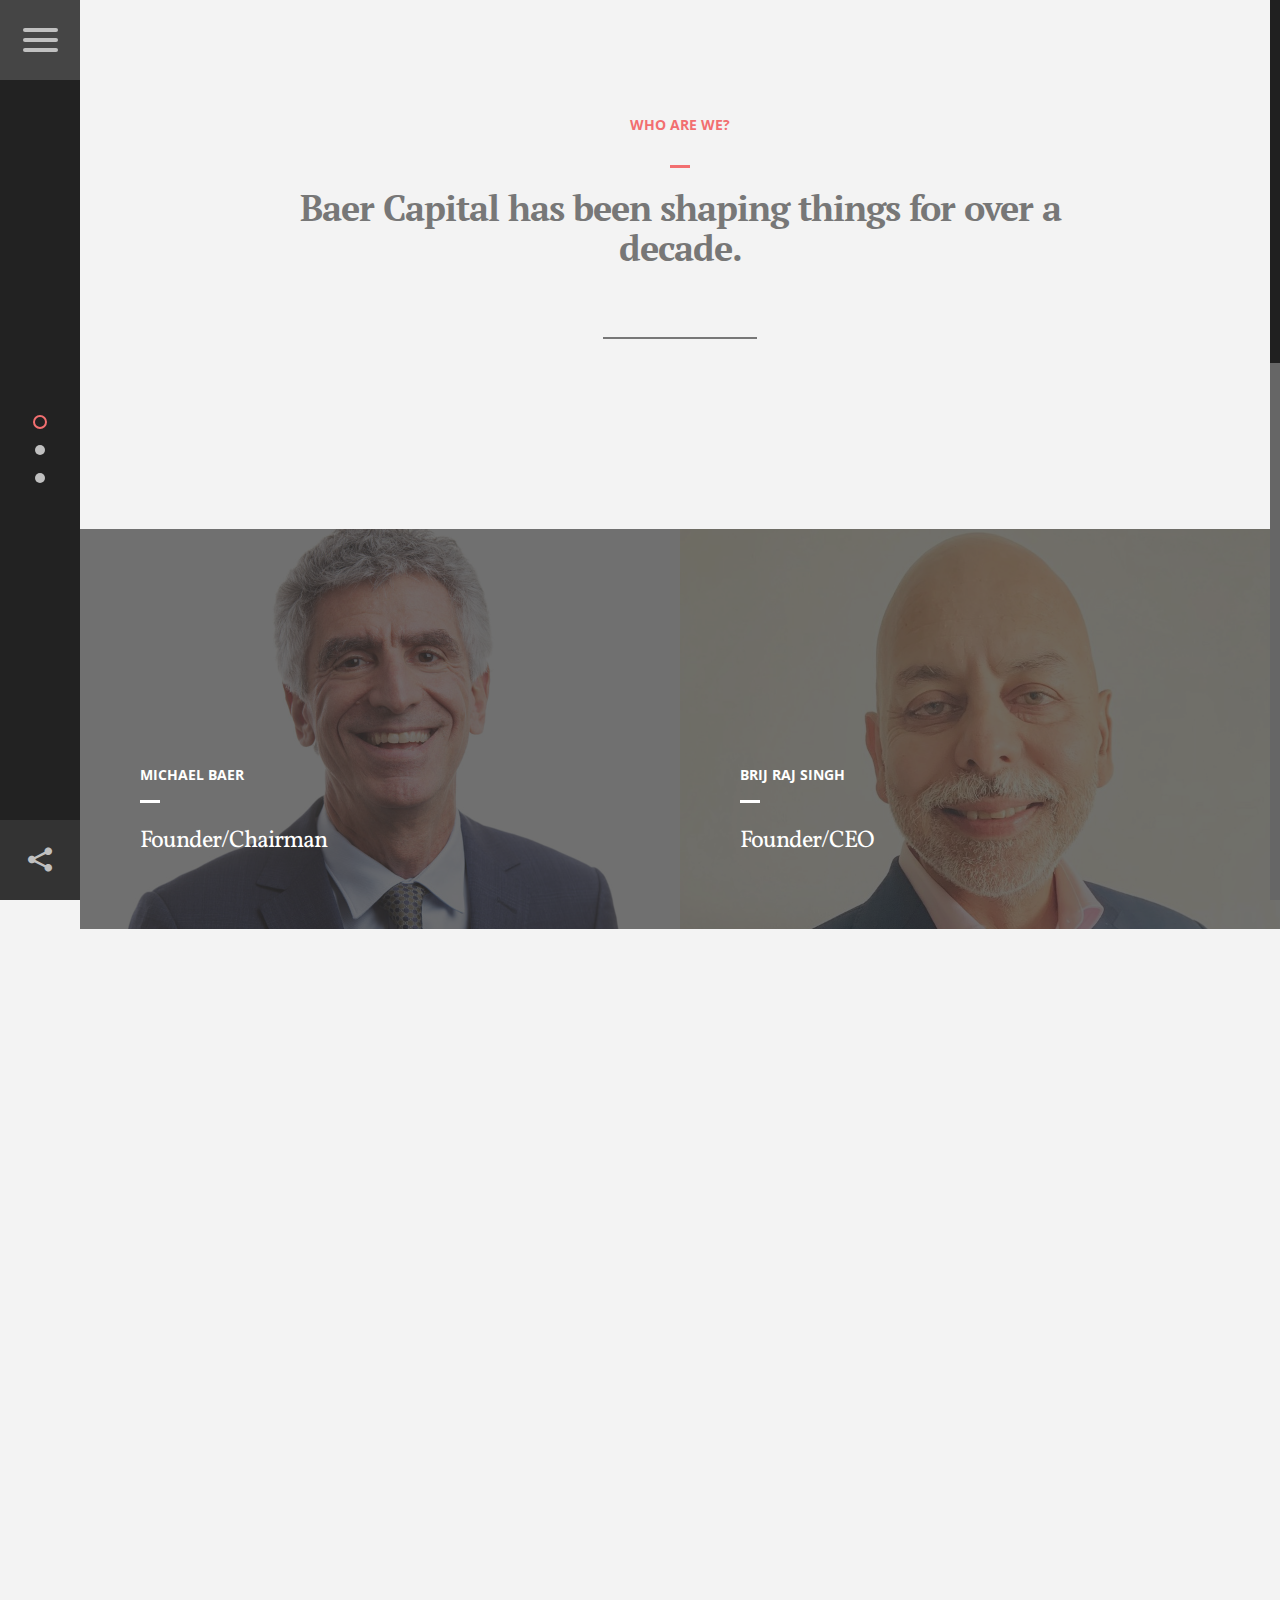
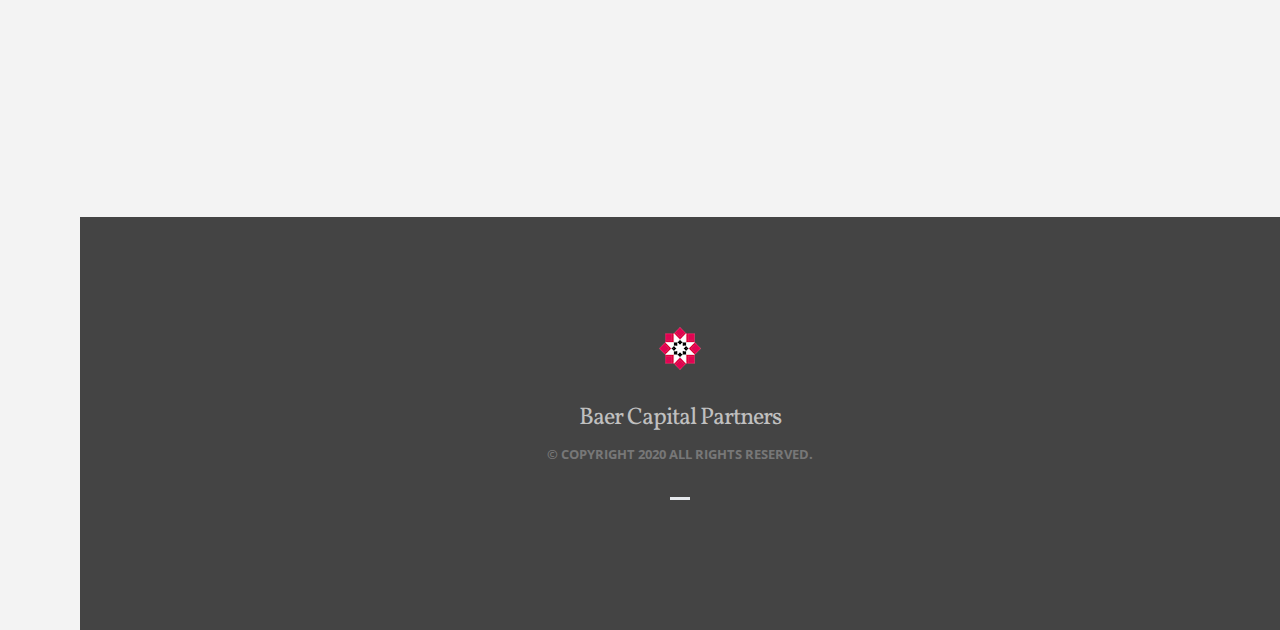
<file: people.html>
<!DOCTYPE html>
<html xmlns="http://www.w3.org/1999/xhtml" xml:lang="en-US" lang="en-US">
  <head>
    <meta charset="utf-8" />
    <meta http-equiv="X-UA-Compatible" content="IE=edge" />
    <meta
      name="viewport"
      content="width=device-width, initial-scale=1, maximum-scale=1, user-scalable=0"
    />
    <meta name="SKYPE_TOOLBAR" content="SKYPE_TOOLBAR_PARSER_COMPATIBLE" />
    <meta
      name="description"
      content="Baer Capital Partners founded by Brij Raj
    Singh, Michael Baer, and Alok Sama is a private equity firm focused on
    bringing innovation, integrity, and growth to the subcontinent."
    />
    <meta name="author" content="Baer Capital Partners" />
    <meta
      name="keywords"
      content="baer,capital,partners,finance,private,equity,services,india,hedge,fund,growth,innovation,brij,singh,michael,alok,sama"
    />
    <link rel="icon" href="favicon.ico" type="image/x-icon" />

    <title>About | Baer Capital Partners</title>
    <!-- Your page/site title -->

    <!-- Load Our CSS - Do not alter the load order -->
    <link href="css/bootstrap.min.css" rel="stylesheet" />
    <!-- Bootstrap Core - ALways load first -->
    <link href="css/animate.css" rel="stylesheet" />
    <!-- Animatations -->
    <link href="css/icomoon.css" rel="stylesheet" />
    <!-- Icon Font -->
    <link href="css/style.css" rel="stylesheet" />
    <!-- Main theme stylesheet -->

    <!-- Load our fonts form Google -->
    <link
      href="http://fonts.googleapis.com/css?family=Open+Sans:700"
      rel="stylesheet"
      type="text/css"
    />
    <link
      href="http://fonts.googleapis.com/css?family=Vollkorn:400italic,700italic,400"
      rel="stylesheet"
      type="text/css"
    />
    <link
      href="http://fonts.googleapis.com/css?family=PT+Serif:700"
      rel="stylesheet"
      type="text/css"
    />
    <link
      href="http://fonts.googleapis.com/css?family=Domine"
      rel="stylesheet"
      type="text/css"
    />

    <!-- Load our fonts individually if IE8+, to avoid faux bold & italic rendering -->
    <!--[if IE]>
      <link
        href="http://fonts.googleapis.com/css?family=PT+Serif:700"
        rel="stylesheet"
        type="text/css"
      />
      <link
        href="http://fonts.googleapis.com/css?family=Open+Sans:700"
        rel="stylesheet"
        type="text/css"
      />
      <link
        href="http://fonts.googleapis.com/css?family=Vollkorn:400"
        rel="stylesheet"
        type="text/css"
      />
      <link
        href="http://fonts.googleapis.com/css?family=Vollkorn:400italic"
        rel="stylesheet"
        type="text/css"
      />
      <link
        href="http://fonts.googleapis.com/css?family=Vollkorn:700italic"
        rel="stylesheet"
        type="text/css"
      />
      <link
        href="http://fonts.googleapis.com/css?family=Domine"
        rel="stylesheet"
        type="text/css"
      />
    <![endif]-->

    <!-- Load our stylesheet for IE8 -->
    <!--[if IE 8]>
      <link rel="stylesheet" type="text/css" href="css/ie8.css" />
    <![endif]-->

    <!-- Load our stylesheet for IE9 -->
    <!--[if IE 9]>
      <link rel="stylesheet" type="text/css" href="css/ie9.css" />
    <![endif]-->

    <!-- Load our jQuery, with an alternative source/fallback to our own version if request is unavailable -->
    <script src="//ajax.googleapis.com/ajax/libs/jquery/1.11.0/jquery.min.js"></script>
    <script>
      window.jQuery ||
        document.write('<script src="js/jquery.min.js"><\/script>');
    </script>

    <!-- Load these in the <head> for quicker IE8+ load times -->
    <!-- HTML5 shim and Respond.js IE8 support of HTML5 elements and media queries -->
    <!--[if lt IE 9]>
      <script src="js/html5shiv.min.js"></script>
      <script src="js/respond.min.js"></script>
    <![endif]-->
  </head>

  <body id="home">
    <!-- Our page loader -->
    <div class="loadstack">
      <div class="spinner"></div>
    </div>

    <!-- ============================ Main menu, (modal window) ============================ -->

    <div
      id="menumodal"
      class="modal fade"
      tabindex="-1"
      role="dialog"
      aria-label="menumodalLabel"
      aria-hidden="true"
    >
      <!-- Close modal trigger -->
      <button class="toggleclose" data-dismiss="modal" aria-hidden="true">
        <span class="icon-close"></span>
      </button>
      <div class="explore">
        <h3>Explore</h3>
      </div>

      <!-- Menu content -->
      <div class="modal-dialog">
        <div class="modal-content">
          <div class="modal-header">
            <!-- Logo for desktops/large screens -->
            <div id="menumodalLabel" class="modal-title">
              <div class="modallogo">
                <img src="img/logo.png" alt="Baer Capital Partners Logo" />
              </div>
              <div class="modaltagline">
                <h3>
                  Baer Capital Partners | Integrity, Innovation, Transparency
                </h3>
              </div>
            </div>
          </div>
          <div class="modal-body">
            <ul class="row motion">
              <li class="col-md-6 col-sm-6 two">
                <div
                  class="menubg"
                  style="background-image: url('img/menu/index.jpg');"
                ></div>
                <a href="index.html" title="Index"
                  >Home<span>What we do at Baer Capital</span></a
                >
              </li>
              <li class="col-md-6 col-sm-6 four">
                <div
                  class="menubg"
                  style="background-image: url('img/menu/contact.jpg');"
                ></div>
                <a href="contact.html" title="Contact"
                  >Contact<span>Contact us for information or details</span></a
                >
              </li>
            </ul>
          </div>
          <div class="modal-footer">
            <h3>Get in touch</h3>
            <h4>Baer Capital Partners, P.O. Box 506508, Dubai, UAE</h4>
            <h4>contact@baercapital.com</h4>
            <h4>A non-regulated holding company</h4>
          </div>
        </div>
      </div>
    </div>

    <!-- ============================ End Main Navigation ==================================== -->

    <!-- ============================ Social menu, (modal window) ============================ -->

    <div
      id="socialmodal"
      class="modal fade"
      tabindex="-1"
      role="dialog"
      aria-label="socialmodalLabel"
      aria-hidden="true"
    >
      <!-- Menu Trigger -->
      <button class="toggleclose" data-dismiss="modal" aria-hidden="true">
        <span class="icon-close"></span>
      </button>
      <div class="explore">
        <h3>Connect</h3>
      </div>

      <div class="modal-dialog">
        <div class="modal-content">
          <div class="modal-body">
            <h3>Contact Baer Capital Partners</h3>
            <hr class="mini white central" />
            <ul class="socialicons motion">
              <li class="four">
                <a
                  href="mailto:info@baercapital.com?Subject=Contact%20from%20baercapital.com"
                  title="Mail"
                  class="mail"
                  target="_blank"
                  ><span class="icon-mail"></span
                ></a>
              </li>
            </ul>
          </div>
        </div>
      </div>
    </div>

    <!-- =============================== End social menu ============================== -->

    <!-- ============================ Header/fixed sidebar ============================ -->

    <header id="header">
      <!-- Main menu toggle -->
      <button class="toggle" data-toggle="modal" data-target="#menumodal">
        <span class="menu-bar bar-1"></span>
        <span class="menu-bar bar-2"></span>
        <span class="menu-bar bar-3"></span>
      </button>

      <!-- Second logo for mobiles/tablets only. Maximum height of 65px -->
      <div class="mobile_logo">
        <img src="img/logo.png" alt="Baer Capital Logo" />
      </div>

      <!-- Bullet navigation -->
      <nav id="bullets" class="cover">
        <ul>
          <li class="current-page-item"><a href="#wrapper"></a></li>
          <li><a href="#portfolio-item"></a></li>
          <li><a href="#two"></a></li>
        </ul>
      </nav>
    </header>

    <!-- Social menu toggle - keep outside of header to prevent horrible positioning problem on ipads -->
    <button class="social" data-toggle="modal" data-target="#socialmodal">
      <span class="icon-share"></span>
    </button>

    <!-- End header/fixed sidebar -->

    <!-- ============================ Start the page content ============================ -->

    <!-- Leading Page Container -->
    <!-- Always keep all page content wrapped in this div, with id="wrapper" and class="page-content" -->
    <div id="wrapper" class="page-content">
      <!-- ============================ Section Start ============================= -->

      <section class="container wow fadeInUp" data-wow-delay="0.5s">
        <div class="row padding">
          <div class="col-xs-12 centertext">
            <h3>Who are we?</h3>
            <hr class="mini central" />
            <h1>Baer Capital has been shaping things for over a decade.</h1>
            <hr class="title" />
          </div>
        </div>
      </section>

      <!-- ============================ Header End =============================== -->

      <!-- ============================ Section Start ============================ -->

      <section id="portfolio-item" class="container-fluid">
        <div class="row">
          <div class="col-sm-6 nopadding wow fadeInUp" data-wow-delay="0.3s">
            <div class="titlemeta">
              <h3>Michael Baer</h3>
              <hr class="mini white" />
              <p>Founder/Chairman</p>
            </div>
            <a href="michael-baer.html" title="Michael Baer"
              ><img
                class="img-responsive"
                src="img/portfolio/mbaer.jpg"
                alt="Michael Baer"
            /></a>
          </div>
          <div class="col-sm-6 nopadding wow fadeInUp" data-wow-delay="0.6s">
            <div class="titlemeta">
              <h3>Brij Raj Singh</h3>
              <hr class="mini white" />
              <p>Founder/CEO</p>
            </div>
            <a href="brij-singh.html" title="Brij Singh"
              ><img
                class="img-responsive"
                src="img/portfolio/bsingh.jpg"
                alt="Brij Raj Singh"
            /></a>
          </div>
        </div>
        <div class="row">
          <div class="col-sm-6 nopadding wow fadeInUp" data-wow-delay="0.6s">
            <div class="titlemeta">
              <h3>Alok Sama</h3>
              <hr class="mini white" />
              <p>Founder/Director</p>
            </div>
            <a href="alok-sama.html" title="Alok Sama"
              ><img
                class="img-responsive"
                src="img/portfolio/asam.jpg"
                alt="Alok Sama"
            /></a>
          </div>
        <div class="row">
          <div class="col-sm-6 nopadding wow fadeInUp" data-wow-delay="0.3s">
            <div class="titlemeta">
              <h3>Anish Abraham</h3>
              <hr class="mini white" />
              <p>Vice President</p>
            </div>
            <a href="anish-abraham.html" title="Anish Abraham"
              ><img
                class="img-responsive"
                src="img/portfolio/aabraham.jpg"
                alt="Anish Abraham"
            /></a>
          </div>
        </div>
      </section>

      <!-- ============================ Section End ============================== -->

      <!-- ============================ Section Start ============================ -->

      <section id="two" class="container wow fadeInUp" data-wow-delay="0.5s">
        <div class="row padding">
          <div class="col-xs-12">
            <h3>Culture is everything</h3>
            <hr class="mini" />
            <p>
              With over 100 years of combined industry experience amongst the
              team, Baer Capital Partners's founding values and culture is
              integral to the development of our team. Coming from across the
              world to focus on a singular mission, our emphasis on culture at
              Baer Capital embibes our core values on the sharpest minds in the
              industry.
            </p>
          </div>
        </div>
      </section>

      <!-- ============================ Section End ============================== -->

      <!-- ============================ Footer ============================ -->

      <footer class="padding">
        <div class="container">
          <div class="row">
            <div class="col-xs-12">
              <a href="index.html" title="Columbia"
                ><img src="img/f-logo.png" alt="Add alt tag"
              /></a>
              <p>Baer Capital Partners</p>
              <small>&copy; Copyright 2020 All rights reserved.</small>
              <hr class="mini central light-grey-dk" />
            </div>
          </div>
        </div>
      </footer>

      <!-- / END page #wrapper -->
    </div>

    <!-- ========== Load our scripts - keep positioned at the end of your document ========== -->

    <script src="js/bootstrap.min.js"></script>
    <!-- Bootstrap core - always load first -->
    <script src="js/wow.min.js"></script>
    <!-- WoW animations -->
    <script src="js/jquery.nav.js"></script>
    <!-- Left-hand bullet navigation -->
    <script src="js/jquery.nicescroll.min.js"></script>
    <!-- Scrollbars for whole page and main navigation -->
    <script src="js/jquery.fitvids.js"></script>
    <!-- Fitvids plugin, (responsive videos) -->
    <script src="js/jquery.easing.min.js"></script>
    <!-- Easing plugin, for opacity fade on menu background images -->
    <script src="js/scripts.js"></script>
    <!-- Custom JS functions - always load last -->

    <!-- ========== Insert your Google Analytics code below this line ========== -->
    <script>
      (function (i, s, o, g, r, a, m) {
        i["GoogleAnalyticsObject"] = r;
        (i[r] =
          i[r] ||
          function () {
            (i[r].q = i[r].q || []).push(arguments);
          }),
          (i[r].l = 1 * newDate());
        (a = s.createElement(o)), (m = s.getElementsByTagName(o)[0]);
        a.async = 1;
        a.src = g;
        m.parentNode.insertBefore(a, m);
      })(
        window,
        document,
        "script",
        "//www.google-analytics.com/analytics.js",
        "ga"
      );

      ga("create", "UA-68168022-1", "auto");
      ga("send", "pageview");
    </script>
    <!-- ======================== End Google Analytics ========================= -->
  </body>
</html>
</file>
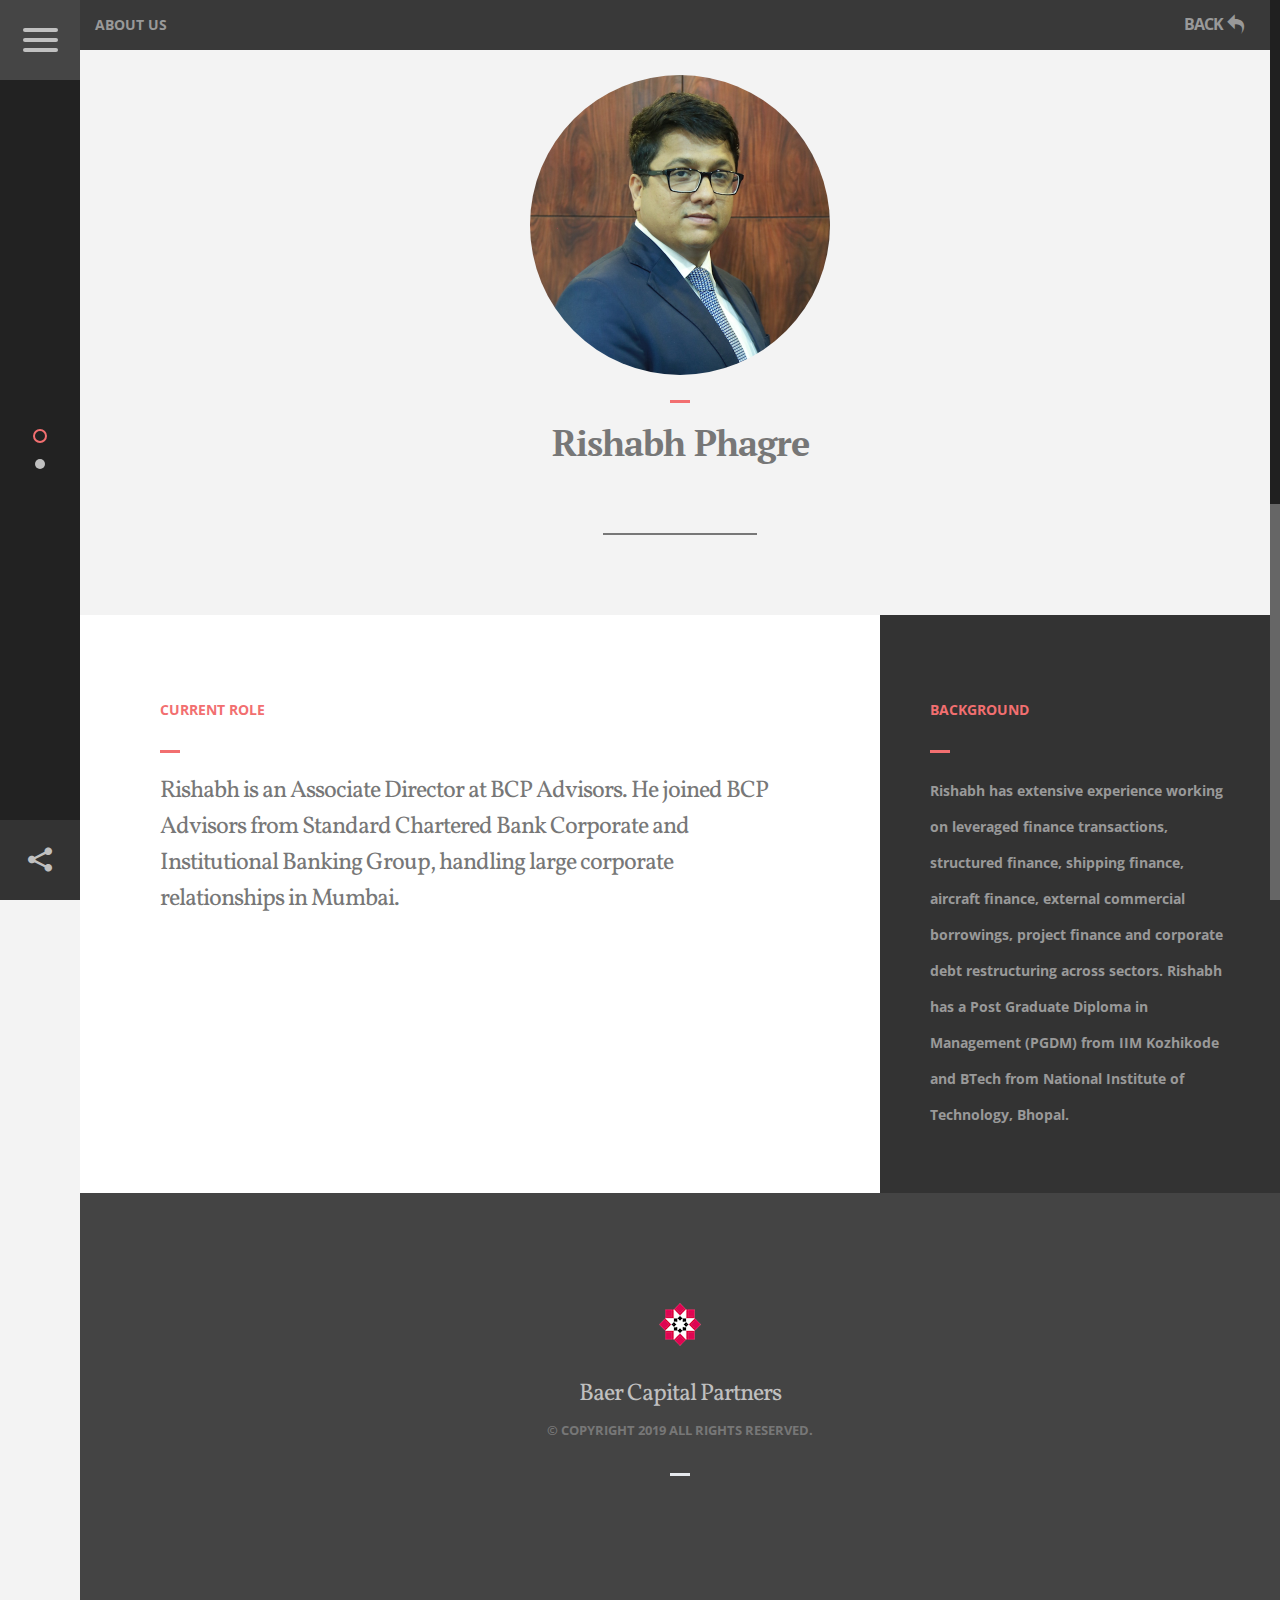
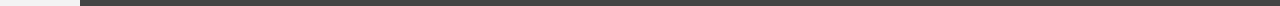
<file: rishabh-phagre.html>
<!DOCTYPE html>
<html xmlns="http://www.w3.org/1999/xhtml" xml:lang="en-US" lang="en-US">

<head>
<meta charset="utf-8">
    <meta name="robots" content="noindex">
    <meta http-equiv="X-UA-Compatible" content="IE=edge">
    <meta name="viewport" content="width=device-width, initial-scale=1, maximum-scale=1, user-scalable=0"/>
    <meta name="SKYPE_TOOLBAR" content="SKYPE_TOOLBAR_PARSER_COMPATIBLE" />
    <meta name="description" content="Baer Capital Partners founded by Brij Raj
    Singh, Michael Baer, and Alok Sama is a private equity firm focused on
    bringing innovation, integrity, and growth to the subcontinent.">
    <meta name="author" content="Baer Capital Partners">
    <meta name="keywords" content="baer,capital,partners,finance,private,equity,services,india,hedge,fund,growth,innovation,brij,singh,michael,alok,sama">
    <link rel="icon" href="favicon.ico" type="image/x-icon" />

    <title>Rishabh Phagre | Baer Capital Partners</title><!-- Your page/site title -->

    <!-- Load Our CSS - Do not alter the load order -->
    <link href="css/bootstrap.min.css" rel="stylesheet"><!-- Bootstrap Core - ALways load first -->
    <link href="css/animate.css" rel="stylesheet"><!-- Animatations -->
    <link href="css/icomoon.css" rel="stylesheet"><!-- Icon Font -->
    <link href="css/style.css" rel="stylesheet"><!-- Main theme stylesheet -->

    <!-- Load our fonts form Google -->
    <link href='http://fonts.googleapis.com/css?family=Open+Sans:700' rel='stylesheet' type='text/css'>
    <link href='http://fonts.googleapis.com/css?family=Vollkorn:400italic,700italic,400' rel='stylesheet' type='text/css'>
    <link href='http://fonts.googleapis.com/css?family=PT+Serif:700' rel='stylesheet' type='text/css'>
    <link href='http://fonts.googleapis.com/css?family=Domine' rel='stylesheet' type='text/css'>

    <!-- Load our fonts individually if IE8+, to avoid faux bold & italic rendering -->
    <!--[if IE]>
    <link href='http://fonts.googleapis.com/css?family=PT+Serif:700' rel='stylesheet' type='text/css'>
    <link href='http://fonts.googleapis.com/css?family=Open+Sans:700' rel='stylesheet' type='text/css'>
    <link href='http://fonts.googleapis.com/css?family=Vollkorn:400' rel='stylesheet' type='text/css'>
    <link href='http://fonts.googleapis.com/css?family=Vollkorn:400italic' rel='stylesheet' type='text/css'>
    <link href='http://fonts.googleapis.com/css?family=Vollkorn:700italic' rel='stylesheet' type='text/css'>
    <link href='http://fonts.googleapis.com/css?family=Domine' rel='stylesheet' type='text/css'>
    <![endif]-->

    <!-- Load our stylesheet for IE8 -->
    <!--[if IE 8]>
    <link rel="stylesheet" type="text/css" href="css/ie8.css" />
    <![endif]-->

    <!-- Load our stylesheet for IE9 -->
    <!--[if IE 9]>
    <link rel="stylesheet" type="text/css" href="css/ie9.css" />
    <![endif]-->

    <!-- Load our jQuery, with an alternative source/fallback to our own version if request is unavailable -->
    <script src="//ajax.googleapis.com/ajax/libs/jquery/1.11.0/jquery.min.js"></script>
    <script>window.jQuery || document.write('<script src="js/jquery.min.js"><\/script>')</script>
    
    <!-- Load these in the <head> for quicker IE8+ load times -->
    <!-- HTML5 shim and Respond.js IE8 support of HTML5 elements and media queries -->
    <!--[if lt IE 9]>
    <script src="js/html5shiv.min.js"></script>
    <script src="js/respond.min.js"></script>
    <![endif]-->

</head>

<body id="home">

    <!-- Our page loader -->
    <div class="loadstack">
        <div class="spinner"></div>
    </div>

    <!-- ============================ Main menu, (modal window) ============================ -->

    <div id="menumodal" class="modal fade" tabindex="-1" role="dialog" aria-label="menumodalLabel" aria-hidden="true">

        <!-- Close modal trigger -->
        <button class="toggleclose" data-dismiss="modal" aria-hidden="true">
            <span class="icon-close"></span>
        </button>
        <div class="explore">
            <h3>Explore</h3>
        </div>

        <!-- Menu content -->
        <div class="modal-dialog">
            <div class="modal-content">
                <div class="modal-header">
                    <!-- Logo for desktops/large screens -->
                    <div id="menumodalLabel" class="modal-title">
                        <div class="modallogo">
                            <img src="img/logo.png" alt="Baer Capital Partners Logo">
                        </div>
                        <div class="modaltagline">
                            <h3>Baer Capital Partners | Integrity, Innovation, Transparency </h3>
                        </div>
                    </div>
                </div>
                <div class="modal-body">
                    <ul class="row motion">
                        <li class="col-md-6 col-sm-6 two">
                            <div class="menubg" style="background-image: url('img/menu/index.jpg')"></div>
                            <a href="index.html" title="Index">Home<span>What we do at Baer Capital</span></a>
                        </li>
                        <li class="col-md-6 col-sm-6 four">
                            <div class="menubg" style="background-image: url('img/menu/contact.jpg')"></div>
                            <a href="contact.html" title="Contact">Contact<span>Contact us for information or details</span></a>
                        </li>
                    </ul>
                </div>
                <div class="modal-footer">
                    <h3>Get in Touch</h3>
                    <h4>Baer Capital Partners, P.O. Box 506508, Dubai, UAE</h4>
                </div>
            </div>
        </div>
    </div>

    <!-- ============================ End Main Navigation ==================================== -->

    <!-- ============================ Social menu, (modal window) ============================ -->

    <div id="socialmodal" class="modal fade" tabindex="-1" role="dialog" aria-label="socialmodalLabel" aria-hidden="true">

        <!-- Menu Trigger -->
        <button class="toggleclose" data-dismiss="modal" aria-hidden="true">
            <span class="icon-close"></span>
        </button>
        <div class="explore">
            <h3>Connect</h3>
        </div>

        <div class="modal-dialog">
            <div class="modal-content">
                <div class="modal-body">
                    <h3>Contact Baer Capital Partners</h3>
                    <hr class="mini white central">
                    <ul class="socialicons motion">
                        <li class="four"><a href="mailto:info@baercapital.com?Subject=Contact%20from%20baercapital.com" title="Mail" class="mail" target="_blank"><span class="icon-mail"></span></a></li>
                    </ul>
                </div>
            </div>
        </div>

    </div>

    <!-- =============================== End social menu ============================== -->

    <!-- ============================ Header/fixed sidebar ============================ -->

    <header id="header">
        
        <!-- Main menu toggle -->
        <button class="toggle" data-toggle="modal" data-target="#menumodal">
            <span class="menu-bar bar-1"></span>
            <span class="menu-bar bar-2"></span>
            <span class="menu-bar bar-3"></span>
        </button>
        
        <!-- Second logo for mobiles/tablets only. Maximum height of 65px -->
        <div class="mobile_logo">
            <img src="img/logo.png" alt="Baer Capital Logo">
        </div>

        <!-- Bullet navigation -->
        <nav id="bullets" class="cover">
            <ul>
                <li class="current-page-item"><a href="#wrapper"></a></li>
                <li><a href="#two"></a></li>
            </ul>
        </nav>

    </header>

    <!-- Social menu toggle - keep outside of header to prevent horrible positioning problem on ipads -->
    <button class="social" data-toggle="modal" data-target="#socialmodal">
        <span class="icon-share"></span>
    </button>
    
    <!-- End header/fixed sidebar -->

    <!-- ============================ Start the page content ============================ -->

    <!-- Leading Page Container -->
    <!-- Always keep all page content wrapped in this div, with id="wrapper" and class="page-content" -->
    <div id="wrapper" class="page-content">

        <!-- ============================ Section Start ============================ -->

        <section class="container-fluid titlebar">
            <div class="row">
                <div class="col-xs-12">
                    <h3 class="pull-left">About us</h3>
                    <h3 class="pull-right"><a href="about.html" class="back" title="Back">Back <span class="icon-undo2"></span></a></h3>
                </div>
            </div>
        </section>

        <!-- ============================ Section End ============================== -->
        <!-- ============================ Section Start ============================ -->

        <div class="container wow fadeInUp" data-wow-delay="0.5s">
                <div class="row">
                    <div class="col-xs-12">
                        <div id="rphagre" class="cropcircle"></div>
                    </div>

                </div>
        </div>

        <section class="container wow fadeInUp" data-wow-delay="0.5s">
            <div class="row ">
                <div class="col-xs-12 centertext">
                    <hr class="mini central">
                    <h1>Rishabh Phagre</h1>
                    <hr class="title">
                </div>
            </div>
        </section>
        <!-- ============================ Section End ============================== -->

        <!-- ============================ Section Start ============================ -->

        <section id="two" class="container-fluid white">
            <div class="row">
                <div class="col-md-8 textpadding">
                    <h3>Current role</h3>                    
                    <hr class="mini">
                    <p>Rishabh is an Associate Director at BCP Advisors. He joined BCP Advisors from Standard Chartered Bank Corporate and Institutional Banking Group, handling large corporate relationships in Mumbai.</p>
                </div>
                <div class="meta col-md-4 textpadding dark-grey-dk wow fadeInRight" data-wow-delay="0.4s">
                    <h3>Background</h3>
                    <hr class="mini">
                    <p>Rishabh has extensive experience working on leveraged finance transactions, structured finance, shipping finance, aircraft finance, external commercial borrowings, project finance and corporate debt restructuring across sectors. Rishabh has a Post Graduate Diploma in Management (PGDM) from IIM Kozhikode and BTech from National Institute of Technology, Bhopal.</p>
                </div>
            </div>
        </section>

        <!-- ============================ Section End ============================== -->

        <!-- ============================ Footer ============================ -->

        <footer class="padding">
            <div class="container">
                <div class="row">
                    <div class="col-xs-12">
                        <a href="index.html" title="Baer Capital"><img src="img/f-logo.png" alt="Add alt tag"></a>
                        <p>Baer Capital Partners</p>
                        <small>&copy; Copyright 2019 All rights reserved.</small>
                        <hr class="mini central light-grey-dk">
                    </div>
                </div>
            </div>
        </footer>

    <!-- / END page #wrapper -->
    </div>

    <!-- ========== Load our scripts - keep positioned at the end of your document ========== -->

    <script src="js/bootstrap.min.js"></script><!-- Bootstrap core - always load first -->
    <script src="js/wow.min.js"></script><!-- WoW animations -->
    <script src="js/jquery.nav.js"></script><!-- Left-hand bullet navigation -->
    <script src="js/jquery.nicescroll.min.js"></script><!-- Scrollbars for whole page and main navigation -->
    <script src="js/jquery.fitvids.js"></script><!-- Fitvids plugin, (responsive videos) -->
    <script src="js/jquery.easing.min.js"></script><!-- Easing plugin, for opacity fade on menu background images -->
    <script src="js/scripts.js"></script><!-- Custom JS functions - always load last -->

    <!-- ========== Insert your Google Analytics code below this line ========== -->
    <script>
    (function(i,s,o,g,r,a,m){i['GoogleAnalyticsObject']=r;i[r]=i[r]||function(){
    (i[r].q=i[r].q||[]).push(arguments)},i[r].l=1*newDate();a=s.createElement(o),
    m=s.getElementsByTagName(o)[0];a.async=1;a.src=g;m.parentNode.insertBefore(a,m)
    })(window,document,'script','//www.google-analytics.com/analytics.js','ga');

    ga('create', 'UA-68168022-1', 'auto');
    ga('send', 'pageview');

    </script>
    <!-- ======================== End Google Analytics ========================= -->

</body>

</html>
</file>
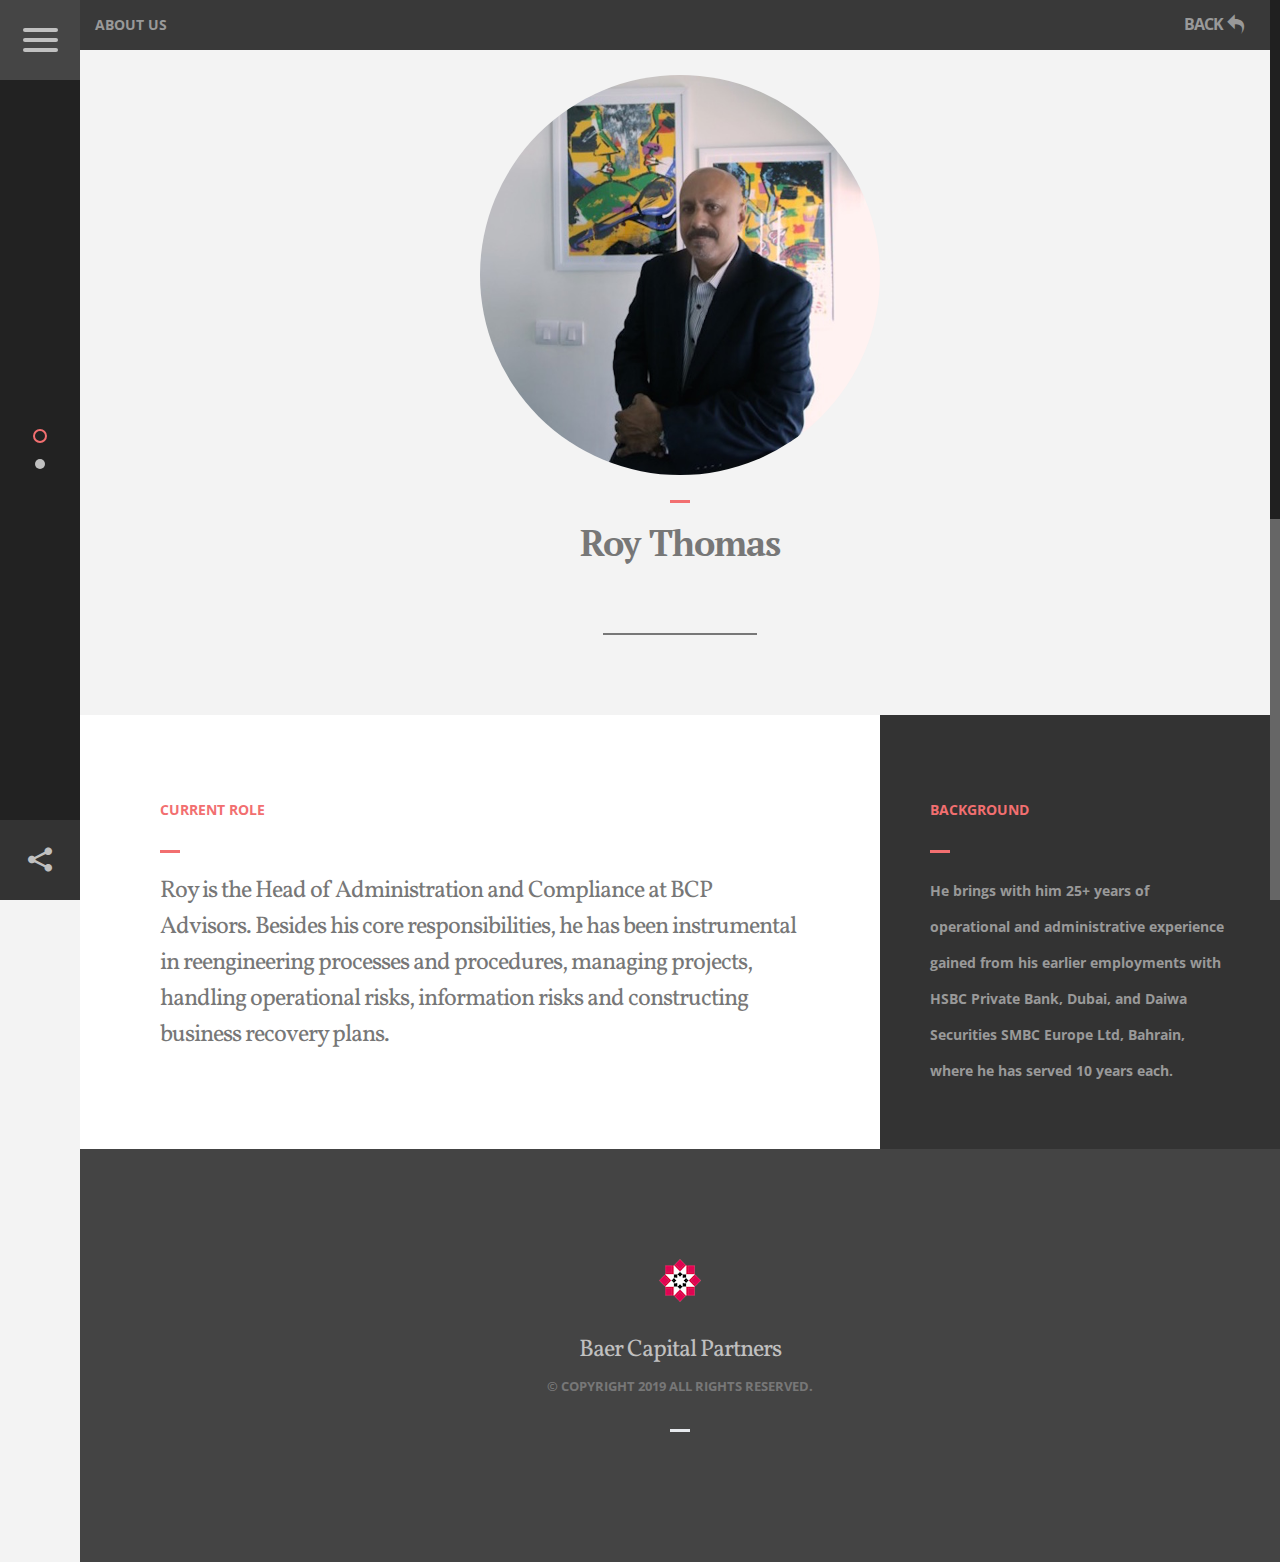
<file: roy-thomas.html>
<!DOCTYPE html>
<html xmlns="http://www.w3.org/1999/xhtml" xml:lang="en-US" lang="en-US">

<head>
<meta charset="utf-8">
    <meta name="robots" content="noindex">
    <meta http-equiv="X-UA-Compatible" content="IE=edge">
    <meta name="viewport" content="width=device-width, initial-scale=1, maximum-scale=1, user-scalable=0"/>
    <meta name="SKYPE_TOOLBAR" content="SKYPE_TOOLBAR_PARSER_COMPATIBLE" />
    <meta name="description" content="Baer Capital Partners founded by Brij Raj
    Singh, Michael Baer, and Alok Sama is a private equity firm focused on
    bringing innovation, integrity, and growth to the subcontinent.">
    <meta name="author" content="Baer Capital Partners">
    <meta name="keywords" content="baer,capital,partners,finance,private,equity,services,india,hedge,fund,growth,innovation,brij,singh,michael,alok,sama">
    <link rel="icon" href="favicon.ico" type="image/x-icon" />

    <title>Roy Thomas | Baer Capital Partners</title><!-- Your page/site title -->

    <!-- Load Our CSS - Do not alter the load order -->
    <link href="css/bootstrap.min.css" rel="stylesheet"><!-- Bootstrap Core - ALways load first -->
    <link href="css/animate.css" rel="stylesheet"><!-- Animatations -->
    <link href="css/icomoon.css" rel="stylesheet"><!-- Icon Font -->
    <link href="css/style.css" rel="stylesheet"><!-- Main theme stylesheet -->

    <!-- Load our fonts form Google -->
    <link href='http://fonts.googleapis.com/css?family=Open+Sans:700' rel='stylesheet' type='text/css'>
    <link href='http://fonts.googleapis.com/css?family=Vollkorn:400italic,700italic,400' rel='stylesheet' type='text/css'>
    <link href='http://fonts.googleapis.com/css?family=PT+Serif:700' rel='stylesheet' type='text/css'>
    <link href='http://fonts.googleapis.com/css?family=Domine' rel='stylesheet' type='text/css'>

    <!-- Load our fonts individually if IE8+, to avoid faux bold & italic rendering -->
    <!--[if IE]>
    <link href='http://fonts.googleapis.com/css?family=PT+Serif:700' rel='stylesheet' type='text/css'>
    <link href='http://fonts.googleapis.com/css?family=Open+Sans:700' rel='stylesheet' type='text/css'>
    <link href='http://fonts.googleapis.com/css?family=Vollkorn:400' rel='stylesheet' type='text/css'>
    <link href='http://fonts.googleapis.com/css?family=Vollkorn:400italic' rel='stylesheet' type='text/css'>
    <link href='http://fonts.googleapis.com/css?family=Vollkorn:700italic' rel='stylesheet' type='text/css'>
    <link href='http://fonts.googleapis.com/css?family=Domine' rel='stylesheet' type='text/css'>
    <![endif]-->

    <!-- Load our stylesheet for IE8 -->
    <!--[if IE 8]>
    <link rel="stylesheet" type="text/css" href="css/ie8.css" />
    <![endif]-->

    <!-- Load our stylesheet for IE9 -->
    <!--[if IE 9]>
    <link rel="stylesheet" type="text/css" href="css/ie9.css" />
    <![endif]-->

    <!-- Load our jQuery, with an alternative source/fallback to our own version if request is unavailable -->
    <script src="//ajax.googleapis.com/ajax/libs/jquery/1.11.0/jquery.min.js"></script>
    <script>window.jQuery || document.write('<script src="js/jquery.min.js"><\/script>')</script>
    
    <!-- Load these in the <head> for quicker IE8+ load times -->
    <!-- HTML5 shim and Respond.js IE8 support of HTML5 elements and media queries -->
    <!--[if lt IE 9]>
    <script src="js/html5shiv.min.js"></script>
    <script src="js/respond.min.js"></script>
    <![endif]-->

</head>

<body id="home">

    <!-- Our page loader -->
    <div class="loadstack">
        <div class="spinner"></div>
    </div>

    <!-- ============================ Main menu, (modal window) ============================ -->

    <div id="menumodal" class="modal fade" tabindex="-1" role="dialog" aria-label="menumodalLabel" aria-hidden="true">

        <!-- Close modal trigger -->
        <button class="toggleclose" data-dismiss="modal" aria-hidden="true">
            <span class="icon-close"></span>
        </button>
        <div class="explore">
            <h3>Explore</h3>
        </div>

        <!-- Menu content -->
        <div class="modal-dialog">
            <div class="modal-content">
                <div class="modal-header">
                    <!-- Logo for desktops/large screens -->
                    <div id="menumodalLabel" class="modal-title">
                        <div class="modallogo">
                            <img src="img/logo.png" alt="Baer Capital Partners Logo">
                        </div>
                        <div class="modaltagline">
                            <h3>Baer Capital Partners | Integrity, Innovation, Transparency </h3>
                        </div>
                    </div>
                </div>
                <div class="modal-body">
                    <ul class="row motion">
                        <li class="col-md-6 col-sm-6 two">
                            <div class="menubg" style="background-image: url('img/menu/index.jpg')"></div>
                            <a href="index.html" title="Index">Home<span>What we do at Baer Capital</span></a>
                        </li>
                        <li class="col-md-6 col-sm-6 four">
                            <div class="menubg" style="background-image: url('img/menu/contact.jpg')"></div>
                            <a href="contact.html" title="Contact">Contact<span>Contact us for information or details</span></a>
                        </li>
                    </ul>
                </div>
                <div class="modal-footer">
                    <h3>Get in Touch</h3>
                    <h4>Baer Capital Partners, P.O. Box 506508, Dubai, UAE</h4>
                </div>
            </div>
        </div>
    </div>

    <!-- ============================ End Main Navigation ==================================== -->

    <!-- ============================ Social menu, (modal window) ============================ -->

    <div id="socialmodal" class="modal fade" tabindex="-1" role="dialog" aria-label="socialmodalLabel" aria-hidden="true">

        <!-- Menu Trigger -->
        <button class="toggleclose" data-dismiss="modal" aria-hidden="true">
            <span class="icon-close"></span>
        </button>
        <div class="explore">
            <h3>Connect</h3>
        </div>

        <div class="modal-dialog">
            <div class="modal-content">
                <div class="modal-body">
                    <h3>Contact Baer Capital Partners</h3>
                    <hr class="mini white central">
                    <ul class="socialicons motion">
                        <li class="four"><a href="mailto:info@baercapital.com?Subject=Contact%20from%20baercapital.com" title="Mail" class="mail" target="_blank"><span class="icon-mail"></span></a></li>
                    </ul>
                </div>
            </div>
        </div>

    </div>

    <!-- =============================== End social menu ============================== -->

    <!-- ============================ Header/fixed sidebar ============================ -->

    <header id="header">
        
        <!-- Main menu toggle -->
        <button class="toggle" data-toggle="modal" data-target="#menumodal">
            <span class="menu-bar bar-1"></span>
            <span class="menu-bar bar-2"></span>
            <span class="menu-bar bar-3"></span>
        </button>
        
        <!-- Second logo for mobiles/tablets only. Maximum height of 65px -->
        <div class="mobile_logo">
            <img src="img/logo.png" alt="Baer Capital Logo">
        </div>

        <!-- Bullet navigation -->
        <nav id="bullets" class="cover">
            <ul>
                <li class="current-page-item"><a href="#wrapper"></a></li>
                <li><a href="#two"></a></li>
            </ul>
        </nav>

    </header>

    <!-- Social menu toggle - keep outside of header to prevent horrible positioning problem on ipads -->
    <button class="social" data-toggle="modal" data-target="#socialmodal">
        <span class="icon-share"></span>
    </button>
    
    <!-- End header/fixed sidebar -->

    <!-- ============================ Start the page content ============================ -->

    <!-- Leading Page Container -->
    <!-- Always keep all page content wrapped in this div, with id="wrapper" and class="page-content" -->
    <div id="wrapper" class="page-content">

        <!-- ============================ Section Start ============================ -->

        <section class="container-fluid titlebar">
            <div class="row">
                <div class="col-xs-12">
                    <h3 class="pull-left">About us</h3>
                    <h3 class="pull-right"><a href="about.html" class="back" title="Back">Back <span class="icon-undo2"></span></a></h3>
                </div>
            </div>
        </section>

        <!-- ============================ Section End ============================== -->
        <!-- ============================ Section Start ============================ -->

        <div class="container wow fadeInUp" data-wow-delay="0.5s">
                <div class="row">
                    <div class="col-xs-12">
                        <div id="rthomas" class="cropcircle_right"></div>
                    </div>

                </div>
        </div>

        <section class="container wow fadeInUp" data-wow-delay="0.5s">
            <div class="row ">
                <div class="col-xs-12 centertext">
                    <hr class="mini central">
                    <h1>Roy Thomas</h1>
                    <hr class="title">
                </div>
            </div>
        </section>
        <!-- ============================ Section End ============================== -->

        <!-- ============================ Section Start ============================ -->

        <section id="two" class="container-fluid white">
            <div class="row">
                <div class="col-md-8 textpadding">
                    <h3>Current role</h3>                    
                    <hr class="mini">
                    <p>Roy is the Head of Administration and Compliance at BCP Advisors. Besides his core responsibilities, he has been instrumental in reengineering processes and procedures, managing projects, handling operational risks, information risks and constructing business recovery plans.</p>
                </div>
                <div class="meta col-md-4 textpadding dark-grey-dk wow fadeInRight" data-wow-delay="0.4s">
                    <h3>Background</h3>
                    <hr class="mini">
                    <p>He brings with him 25+ years of operational and administrative experience gained from his earlier employments with HSBC Private Bank, Dubai, and Daiwa Securities SMBC Europe Ltd, Bahrain, where he has served 10 years each.</p>
                </div>
            </div>
        </section>

        <!-- ============================ Section End ============================== -->

        <!-- ============================ Footer ============================ -->

        <footer class="padding">
            <div class="container">
                <div class="row">
                    <div class="col-xs-12">
                        <a href="index.html" title="Baer Capital"><img src="img/f-logo.png" alt="Add alt tag"></a>
                        <p>Baer Capital Partners</p>
                        <small>&copy; Copyright 2019 All rights reserved.</small>
                        <hr class="mini central light-grey-dk">
                    </div>
                </div>
            </div>
        </footer>

    <!-- / END page #wrapper -->
    </div>

    <!-- ========== Load our scripts - keep positioned at the end of your document ========== -->

    <script src="js/bootstrap.min.js"></script><!-- Bootstrap core - always load first -->
    <script src="js/wow.min.js"></script><!-- WoW animations -->
    <script src="js/jquery.nav.js"></script><!-- Left-hand bullet navigation -->
    <script src="js/jquery.nicescroll.min.js"></script><!-- Scrollbars for whole page and main navigation -->
    <script src="js/jquery.fitvids.js"></script><!-- Fitvids plugin, (responsive videos) -->
    <script src="js/jquery.easing.min.js"></script><!-- Easing plugin, for opacity fade on menu background images -->
    <script src="js/scripts.js"></script><!-- Custom JS functions - always load last -->

    <!-- ========== Insert your Google Analytics code below this line ========== -->
    <script>
    (function(i,s,o,g,r,a,m){i['GoogleAnalyticsObject']=r;i[r]=i[r]||function(){
    (i[r].q=i[r].q||[]).push(arguments)},i[r].l=1*newDate();a=s.createElement(o),
    m=s.getElementsByTagName(o)[0];a.async=1;a.src=g;m.parentNode.insertBefore(a,m)
    })(window,document,'script','//www.google-analytics.com/analytics.js','ga');

    ga('create', 'UA-68168022-1', 'auto');
    ga('send', 'pageview');

    </script>
    <!-- ======================== End Google Analytics ========================= -->

</body>

</html>
</file>
<file: css/icomoon.css>
@font-face {
	font-family: 'icomoon';
	src:url('../fonts/icomoon.eot?c9ngo1');
	src:url('../fonts/icomoon.eot?#iefixc9ngo1') format('embedded-opentype'),
		url('../fonts/icomoon.woff?c9ngo1') format('woff'),
		url('../fonts/icomoon.ttf?c9ngo1') format('truetype'),
		url('../fonts/icomoon.svg?c9ngo1#icomoon') format('svg');
	font-weight: normal;
	font-style: normal;
}

[class^="icon-"], [class*=" icon-"] {
	font-family: 'icomoon';
	speak: none;
	font-style: normal;
	font-weight: normal;
	font-variant: normal;
	text-transform: none;
	line-height: 1;

	/* Better Font Rendering =========== */
	-webkit-font-smoothing: antialiased;
	-moz-osx-font-smoothing: grayscale;
}

.icon-home:before {
	content: "\e609";
}
.icon-home2:before {
	content: "\e60a";
}
.icon-home3:before {
	content: "\e60b";
}
.icon-office:before {
	content: "\e60c";
}
.icon-newspaper:before {
	content: "\e60d";
}
.icon-pencil:before {
	content: "\e60e";
}
.icon-pencil2:before {
	content: "\e60f";
}
.icon-quill:before {
	content: "\e610";
}
.icon-pen:before {
	content: "\e611";
}
.icon-blog:before {
	content: "\e612";
}
.icon-droplet:before {
	content: "\e613";
}
.icon-paint-format:before {
	content: "\e614";
}
.icon-image:before {
	content: "\e615";
}
.icon-image2:before {
	content: "\e616";
}
.icon-images:before {
	content: "\e617";
}
.icon-camera:before {
	content: "\e618";
}
.icon-music:before {
	content: "\e619";
}
.icon-headphones:before {
	content: "\e61a";
}
.icon-play:before {
	content: "\e61b";
}
.icon-film:before {
	content: "\e61c";
}
.icon-camera2:before {
	content: "\e61d";
}
.icon-dice:before {
	content: "\e61e";
}
.icon-pacman:before {
	content: "\e61f";
}
.icon-spades:before {
	content: "\e620";
}
.icon-clubs:before {
	content: "\e621";
}
.icon-diamonds:before {
	content: "\e622";
}
.icon-pawn:before {
	content: "\e623";
}
.icon-bullhorn:before {
	content: "\e624";
}
.icon-connection:before {
	content: "\e625";
}
.icon-podcast:before {
	content: "\e626";
}
.icon-feed:before {
	content: "\e627";
}
.icon-book:before {
	content: "\e628";
}
.icon-books:before {
	content: "\e629";
}
.icon-library:before {
	content: "\e62a";
}
.icon-file:before {
	content: "\e62b";
}
.icon-profile:before {
	content: "\e62c";
}
.icon-file2:before {
	content: "\e62d";
}
.icon-file3:before {
	content: "\e62e";
}
.icon-file4:before {
	content: "\e62f";
}
.icon-copy:before {
	content: "\e630";
}
.icon-copy2:before {
	content: "\e631";
}
.icon-copy3:before {
	content: "\e632";
}
.icon-paste:before {
	content: "\e633";
}
.icon-paste2:before {
	content: "\e634";
}
.icon-paste3:before {
	content: "\e635";
}
.icon-stack:before {
	content: "\e636";
}
.icon-folder:before {
	content: "\e637";
}
.icon-folder-open:before {
	content: "\e638";
}
.icon-tag:before {
	content: "\e639";
}
.icon-tags:before {
	content: "\e63a";
}
.icon-barcode:before {
	content: "\e63b";
}
.icon-qrcode:before {
	content: "\e63c";
}
.icon-ticket:before {
	content: "\e63d";
}
.icon-cart:before {
	content: "\e63e";
}
.icon-cart2:before {
	content: "\e63f";
}
.icon-cart3:before {
	content: "\e640";
}
.icon-coin:before {
	content: "\e641";
}
.icon-credit:before {
	content: "\e642";
}
.icon-calculate:before {
	content: "\e643";
}
.icon-support:before {
	content: "\e644";
}
.icon-phone:before {
	content: "\e645";
}
.icon-phone-hang-up:before {
	content: "\e646";
}
.icon-address-book:before {
	content: "\e647";
}
.icon-notebook:before {
	content: "\e648";
}
.icon-envelope:before {
	content: "\e649";
}
.icon-pushpin:before {
	content: "\e64a";
}
.icon-location:before {
	content: "\e600";
}
.icon-location2:before {
	content: "\e64b";
}
.icon-compass:before {
	content: "\e64c";
}
.icon-map:before {
	content: "\e64d";
}
.icon-map2:before {
	content: "\e64e";
}
.icon-history:before {
	content: "\e64f";
}
.icon-clock:before {
	content: "\e650";
}
.icon-clock2:before {
	content: "\e651";
}
.icon-alarm:before {
	content: "\e652";
}
.icon-alarm2:before {
	content: "\e653";
}
.icon-bell:before {
	content: "\e654";
}
.icon-stopwatch:before {
	content: "\e655";
}
.icon-calendar:before {
	content: "\e656";
}
.icon-calendar2:before {
	content: "\e657";
}
.icon-print:before {
	content: "\e658";
}
.icon-keyboard:before {
	content: "\e659";
}
.icon-screen:before {
	content: "\e65a";
}
.icon-laptop:before {
	content: "\e65b";
}
.icon-mobile:before {
	content: "\e65c";
}
.icon-mobile2:before {
	content: "\e65d";
}
.icon-tablet:before {
	content: "\e65e";
}
.icon-tv:before {
	content: "\e65f";
}
.icon-cabinet:before {
	content: "\e660";
}
.icon-drawer:before {
	content: "\e661";
}
.icon-drawer2:before {
	content: "\e662";
}
.icon-drawer3:before {
	content: "\e663";
}
.icon-box-add:before {
	content: "\e664";
}
.icon-box-remove:before {
	content: "\e665";
}
.icon-download:before {
	content: "\e666";
}
.icon-upload:before {
	content: "\e667";
}
.icon-disk:before {
	content: "\e668";
}
.icon-storage:before {
	content: "\e669";
}
.icon-undo:before {
	content: "\e66a";
}
.icon-redo:before {
	content: "\e66b";
}
.icon-flip:before {
	content: "\e66c";
}
.icon-flip2:before {
	content: "\e66d";
}
.icon-undo2:before {
	content: "\e66e";
}
.icon-redo2:before {
	content: "\e66f";
}
.icon-forward:before {
	content: "\e670";
}
.icon-reply:before {
	content: "\e671";
}
.icon-bubble:before {
	content: "\e672";
}
.icon-bubbles:before {
	content: "\e673";
}
.icon-bubbles2:before {
	content: "\e674";
}
.icon-bubble2:before {
	content: "\e675";
}
.icon-bubbles3:before {
	content: "\e676";
}
.icon-bubbles4:before {
	content: "\e677";
}
.icon-user:before {
	content: "\e678";
}
.icon-users:before {
	content: "\e679";
}
.icon-user2:before {
	content: "\e67a";
}
.icon-users2:before {
	content: "\e67b";
}
.icon-user3:before {
	content: "\e67c";
}
.icon-user4:before {
	content: "\e67d";
}
.icon-quotes-left:before {
	content: "\e67e";
}
.icon-busy:before {
	content: "\e67f";
}
.icon-spinner:before {
	content: "\e680";
}
.icon-spinner2:before {
	content: "\e681";
}
.icon-spinner3:before {
	content: "\e682";
}
.icon-spinner4:before {
	content: "\e683";
}
.icon-spinner5:before {
	content: "\e684";
}
.icon-spinner6:before {
	content: "\e685";
}
.icon-binoculars:before {
	content: "\e686";
}
.icon-search:before {
	content: "\e687";
}
.icon-zoomin:before {
	content: "\e688";
}
.icon-zoomout:before {
	content: "\e689";
}
.icon-expand:before {
	content: "\e68a";
}
.icon-contract:before {
	content: "\e68b";
}
.icon-expand2:before {
	content: "\e68c";
}
.icon-contract2:before {
	content: "\e68d";
}
.icon-key:before {
	content: "\e68e";
}
.icon-key2:before {
	content: "\e68f";
}
.icon-lock:before {
	content: "\e690";
}
.icon-lock2:before {
	content: "\e691";
}
.icon-unlocked:before {
	content: "\e692";
}
.icon-wrench:before {
	content: "\e693";
}
.icon-settings:before {
	content: "\e694";
}
.icon-equalizer:before {
	content: "\e695";
}
.icon-cog:before {
	content: "\e696";
}
.icon-cogs:before {
	content: "\e697";
}
.icon-cog2:before {
	content: "\e698";
}
.icon-hammer:before {
	content: "\e699";
}
.icon-wand:before {
	content: "\e69a";
}
.icon-aid:before {
	content: "\e69b";
}
.icon-bug:before {
	content: "\e69c";
}
.icon-pie:before {
	content: "\e69d";
}
.icon-stats:before {
	content: "\e69e";
}
.icon-bars:before {
	content: "\e69f";
}
.icon-bars2:before {
	content: "\e6a0";
}
.icon-gift:before {
	content: "\e6a1";
}
.icon-trophy:before {
	content: "\e6a2";
}
.icon-glass:before {
	content: "\e6a3";
}
.icon-mug:before {
	content: "\e6a4";
}
.icon-food:before {
	content: "\e6a5";
}
.icon-leaf:before {
	content: "\e6a6";
}
.icon-rocket:before {
	content: "\e6a7";
}
.icon-meter:before {
	content: "\e6a8";
}
.icon-meter2:before {
	content: "\e6a9";
}
.icon-dashboard:before {
	content: "\e6aa";
}
.icon-hammer2:before {
	content: "\e6ab";
}
.icon-fire:before {
	content: "\e6ac";
}
.icon-lab:before {
	content: "\e6ad";
}
.icon-magnet:before {
	content: "\e6ae";
}
.icon-remove:before {
	content: "\e6af";
}
.icon-remove2:before {
	content: "\e6b0";
}
.icon-briefcase:before {
	content: "\e6b1";
}
.icon-airplane:before {
	content: "\e6b2";
}
.icon-truck:before {
	content: "\e6b3";
}
.icon-road:before {
	content: "\e6b4";
}
.icon-accessibility:before {
	content: "\e6b5";
}
.icon-target:before {
	content: "\e6b6";
}
.icon-shield:before {
	content: "\e6b7";
}
.icon-lightning:before {
	content: "\e6b8";
}
.icon-switch:before {
	content: "\e6b9";
}
.icon-powercord:before {
	content: "\e6ba";
}
.icon-signup:before {
	content: "\e6bb";
}
.icon-list:before {
	content: "\e6bc";
}
.icon-list2:before {
	content: "\e6bd";
}
.icon-numbered-list:before {
	content: "\e6be";
}
.icon-menu:before {
	content: "\e6bf";
}
.icon-menu2:before {
	content: "\e6c0";
}
.icon-tree:before {
	content: "\e6c1";
}
.icon-cloud:before {
	content: "\e6c2";
}
.icon-cloud-download:before {
	content: "\e6c3";
}
.icon-cloud-upload:before {
	content: "\e6c4";
}
.icon-download2:before {
	content: "\e6c5";
}
.icon-upload2:before {
	content: "\e6c6";
}
.icon-download3:before {
	content: "\e6c7";
}
.icon-upload3:before {
	content: "\e6c8";
}
.icon-globe:before {
	content: "\e6c9";
}
.icon-earth:before {
	content: "\e6ca";
}
.icon-link:before {
	content: "\e6cb";
}
.icon-flag:before {
	content: "\e6cc";
}
.icon-attachment:before {
	content: "\e6cd";
}
.icon-eye:before {
	content: "\e6ce";
}
.icon-eye-blocked:before {
	content: "\e6cf";
}
.icon-eye2:before {
	content: "\e6d0";
}
.icon-bookmark:before {
	content: "\e6d1";
}
.icon-bookmarks:before {
	content: "\e6d2";
}
.icon-brightness-medium:before {
	content: "\e6d3";
}
.icon-brightness-contrast:before {
	content: "\e6d4";
}
.icon-contrast:before {
	content: "\e6d5";
}
.icon-star:before {
	content: "\e6d6";
}
.icon-star2:before {
	content: "\e6d7";
}
.icon-star3:before {
	content: "\e6d8";
}
.icon-heart:before {
	content: "\e6d9";
}
.icon-heart2:before {
	content: "\e6da";
}
.icon-heart-broken:before {
	content: "\e6db";
}
.icon-thumbs-up:before {
	content: "\e6dc";
}
.icon-thumbs-up2:before {
	content: "\e6dd";
}
.icon-happy:before {
	content: "\e6de";
}
.icon-happy2:before {
	content: "\e6df";
}
.icon-smiley:before {
	content: "\e6e0";
}
.icon-smiley2:before {
	content: "\e6e1";
}
.icon-tongue:before {
	content: "\e6e2";
}
.icon-tongue2:before {
	content: "\e6e3";
}
.icon-sad:before {
	content: "\e6e4";
}
.icon-sad2:before {
	content: "\e6e5";
}
.icon-wink:before {
	content: "\e6e6";
}
.icon-wink2:before {
	content: "\e6e7";
}
.icon-grin:before {
	content: "\e6e8";
}
.icon-grin2:before {
	content: "\e6e9";
}
.icon-cool:before {
	content: "\e6ea";
}
.icon-cool2:before {
	content: "\e6eb";
}
.icon-angry:before {
	content: "\e6ec";
}
.icon-angry2:before {
	content: "\e6ed";
}
.icon-evil:before {
	content: "\e6ee";
}
.icon-evil2:before {
	content: "\e6ef";
}
.icon-shocked:before {
	content: "\e6f0";
}
.icon-shocked2:before {
	content: "\e6f1";
}
.icon-confused:before {
	content: "\e6f2";
}
.icon-confused2:before {
	content: "\e6f3";
}
.icon-neutral:before {
	content: "\e6f4";
}
.icon-neutral2:before {
	content: "\e6f5";
}
.icon-wondering:before {
	content: "\e6f6";
}
.icon-wondering2:before {
	content: "\e6f7";
}
.icon-point-up:before {
	content: "\e6f8";
}
.icon-point-right:before {
	content: "\e6f9";
}
.icon-point-down:before {
	content: "\e6fa";
}
.icon-point-left:before {
	content: "\e6fb";
}
.icon-warning:before {
	content: "\e6fc";
}
.icon-notification:before {
	content: "\e6fd";
}
.icon-question:before {
	content: "\e6fe";
}
.icon-info:before {
	content: "\e6ff";
}
.icon-info2:before {
	content: "\e700";
}
.icon-blocked:before {
	content: "\e701";
}
.icon-cancel-circle:before {
	content: "\e601";
}
.icon-checkmark-circle:before {
	content: "\e702";
}
.icon-spam:before {
	content: "\e703";
}
.icon-close:before {
	content: "\e704";
}
.icon-checkmark:before {
	content: "\e705";
}
.icon-checkmark2:before {
	content: "\e706";
}
.icon-spell-check:before {
	content: "\e707";
}
.icon-minus:before {
	content: "\e708";
}
.icon-plus:before {
	content: "\e709";
}
.icon-enter:before {
	content: "\e70a";
}
.icon-exit:before {
	content: "\e70b";
}
.icon-play2:before {
	content: "\e70c";
}
.icon-pause:before {
	content: "\e70d";
}
.icon-stop:before {
	content: "\e70e";
}
.icon-backward:before {
	content: "\e70f";
}
.icon-forward2:before {
	content: "\e710";
}
.icon-play3:before {
	content: "\e711";
}
.icon-pause2:before {
	content: "\e712";
}
.icon-stop2:before {
	content: "\e713";
}
.icon-backward2:before {
	content: "\e714";
}
.icon-forward3:before {
	content: "\e715";
}
.icon-first:before {
	content: "\e716";
}
.icon-last:before {
	content: "\e717";
}
.icon-previous:before {
	content: "\e718";
}
.icon-next:before {
	content: "\e719";
}
.icon-eject:before {
	content: "\e71a";
}
.icon-volume-high:before {
	content: "\e71b";
}
.icon-volume-medium:before {
	content: "\e71c";
}
.icon-volume-low:before {
	content: "\e71d";
}
.icon-volume-mute:before {
	content: "\e71e";
}
.icon-volume-mute2:before {
	content: "\e71f";
}
.icon-volume-increase:before {
	content: "\e720";
}
.icon-volume-decrease:before {
	content: "\e721";
}
.icon-loop:before {
	content: "\e722";
}
.icon-loop2:before {
	content: "\e723";
}
.icon-loop3:before {
	content: "\e724";
}
.icon-shuffle:before {
	content: "\e725";
}
.icon-arrow-up-left:before {
	content: "\e726";
}
.icon-arrow-up:before {
	content: "\e727";
}
.icon-arrow-up-right:before {
	content: "\e728";
}
.icon-arrow-right:before {
	content: "\e602";
}
.icon-arrow-down-right:before {
	content: "\e729";
}
.icon-arrow-down:before {
	content: "\e603";
}
.icon-arrow-down-left:before {
	content: "\e72a";
}
.icon-arrow-left:before {
	content: "\e72b";
}
.icon-arrow-up-left2:before {
	content: "\e72c";
}
.icon-arrow-up2:before {
	content: "\e72d";
}
.icon-arrow-up-right2:before {
	content: "\e72e";
}
.icon-arrow-right2:before {
	content: "\e72f";
}
.icon-arrow-down-right2:before {
	content: "\e730";
}
.icon-arrow-down2:before {
	content: "\e731";
}
.icon-arrow-down-left2:before {
	content: "\e732";
}
.icon-arrow-left2:before {
	content: "\e733";
}
.icon-arrow-up-left3:before {
	content: "\e734";
}
.icon-arrow-up3:before {
	content: "\e735";
}
.icon-arrow-up-right3:before {
	content: "\e736";
}
.icon-arrow-right3:before {
	content: "\e737";
}
.icon-arrow-down-right3:before {
	content: "\e738";
}
.icon-arrow-down3:before {
	content: "\e739";
}
.icon-arrow-down-left3:before {
	content: "\e73a";
}
.icon-arrow-left3:before {
	content: "\e73b";
}
.icon-tab:before {
	content: "\e73c";
}
.icon-checkbox-checked:before {
	content: "\e73d";
}
.icon-checkbox-unchecked:before {
	content: "\e73e";
}
.icon-checkbox-partial:before {
	content: "\e73f";
}
.icon-radio-checked:before {
	content: "\e740";
}
.icon-radio-unchecked:before {
	content: "\e741";
}
.icon-crop:before {
	content: "\e742";
}
.icon-scissors:before {
	content: "\e743";
}
.icon-filter:before {
	content: "\e744";
}
.icon-filter2:before {
	content: "\e745";
}
.icon-font:before {
	content: "\e746";
}
.icon-text-height:before {
	content: "\e747";
}
.icon-text-width:before {
	content: "\e748";
}
.icon-bold:before {
	content: "\e749";
}
.icon-underline:before {
	content: "\e74a";
}
.icon-italic:before {
	content: "\e74b";
}
.icon-strikethrough:before {
	content: "\e74c";
}
.icon-omega:before {
	content: "\e74d";
}
.icon-sigma:before {
	content: "\e74e";
}
.icon-table:before {
	content: "\e74f";
}
.icon-table2:before {
	content: "\e750";
}
.icon-insert-template:before {
	content: "\e751";
}
.icon-pilcrow:before {
	content: "\e752";
}
.icon-lefttoright:before {
	content: "\e753";
}
.icon-righttoleft:before {
	content: "\e754";
}
.icon-paragraph-left:before {
	content: "\e755";
}
.icon-paragraph-center:before {
	content: "\e756";
}
.icon-paragraph-right:before {
	content: "\e757";
}
.icon-paragraph-justify:before {
	content: "\e758";
}
.icon-paragraph-left2:before {
	content: "\e759";
}
.icon-paragraph-center2:before {
	content: "\e75a";
}
.icon-paragraph-right2:before {
	content: "\e75b";
}
.icon-paragraph-justify2:before {
	content: "\e75c";
}
.icon-indent-increase:before {
	content: "\e75d";
}
.icon-indent-decrease:before {
	content: "\e75e";
}
.icon-newtab:before {
	content: "\e75f";
}
.icon-embed:before {
	content: "\e760";
}
.icon-code:before {
	content: "\e761";
}
.icon-console:before {
	content: "\e762";
}
.icon-share:before {
	content: "\e604";
}
.icon-mail:before {
	content: "\e763";
}
.icon-mail2:before {
	content: "\e764";
}
.icon-mail3:before {
	content: "\e765";
}
.icon-mail4:before {
	content: "\e766";
}
.icon-google:before {
	content: "\e767";
}
.icon-googleplus:before {
	content: "\e768";
}
.icon-googleplus2:before {
	content: "\e769";
}
.icon-googleplus3:before {
	content: "\e76a";
}
.icon-googleplus4:before {
	content: "\e76b";
}
.icon-google-drive:before {
	content: "\e76c";
}
.icon-facebook:before {
	content: "\e605";
}
.icon-facebook2:before {
	content: "\e76d";
}
.icon-facebook3:before {
	content: "\e76e";
}
.icon-instagram:before {
	content: "\e76f";
}
.icon-twitter:before {
	content: "\e606";
}
.icon-twitter2:before {
	content: "\e770";
}
.icon-twitter3:before {
	content: "\e771";
}
.icon-feed2:before {
	content: "\e772";
}
.icon-feed3:before {
	content: "\e773";
}
.icon-feed4:before {
	content: "\e774";
}
.icon-youtube:before {
	content: "\e607";
}
.icon-youtube2:before {
	content: "\e775";
}
.icon-vimeo:before {
	content: "\e776";
}
.icon-vimeo2:before {
	content: "\e777";
}
.icon-vimeo3:before {
	content: "\e778";
}
.icon-lanyrd:before {
	content: "\e779";
}
.icon-flickr:before {
	content: "\e77a";
}
.icon-flickr2:before {
	content: "\e77b";
}
.icon-flickr3:before {
	content: "\e77c";
}
.icon-flickr4:before {
	content: "\e77d";
}
.icon-picassa:before {
	content: "\e77e";
}
.icon-picassa2:before {
	content: "\e77f";
}
.icon-dribbble:before {
	content: "\e780";
}
.icon-dribbble2:before {
	content: "\e781";
}
.icon-dribbble3:before {
	content: "\e608";
}
.icon-forrst:before {
	content: "\e782";
}
.icon-forrst2:before {
	content: "\e783";
}
.icon-deviantart:before {
	content: "\e784";
}
.icon-deviantart2:before {
	content: "\e785";
}
.icon-steam:before {
	content: "\e786";
}
.icon-steam2:before {
	content: "\e787";
}
.icon-github:before {
	content: "\e788";
}
.icon-github2:before {
	content: "\e789";
}
.icon-github3:before {
	content: "\e78a";
}
.icon-github4:before {
	content: "\e78b";
}
.icon-github5:before {
	content: "\e78c";
}
.icon-wordpress:before {
	content: "\e78d";
}
.icon-wordpress2:before {
	content: "\e78e";
}
.icon-joomla:before {
	content: "\e78f";
}
.icon-blogger:before {
	content: "\e790";
}
.icon-blogger2:before {
	content: "\e791";
}
.icon-tumblr:before {
	content: "\e792";
}
.icon-tumblr2:before {
	content: "\e793";
}
.icon-yahoo:before {
	content: "\e794";
}
.icon-tux:before {
	content: "\e795";
}
.icon-apple:before {
	content: "\e796";
}
.icon-finder:before {
	content: "\e797";
}
.icon-android:before {
	content: "\e798";
}
.icon-windows:before {
	content: "\e799";
}
.icon-windows8:before {
	content: "\e79a";
}
.icon-soundcloud:before {
	content: "\e79b";
}
.icon-soundcloud2:before {
	content: "\e79c";
}
.icon-skype:before {
	content: "\e79d";
}
.icon-reddit:before {
	content: "\e79e";
}
.icon-linkedin:before {
	content: "\e79f";
}
.icon-lastfm:before {
	content: "\e7a0";
}
.icon-lastfm2:before {
	content: "\e7a1";
}
.icon-delicious:before {
	content: "\e7a2";
}
.icon-stumbleupon:before {
	content: "\e7a3";
}
.icon-stumbleupon2:before {
	content: "\e7a4";
}
.icon-stackoverflow:before {
	content: "\e7a5";
}
.icon-pinterest:before {
	content: "\e7a6";
}
.icon-pinterest2:before {
	content: "\e7a7";
}
.icon-xing:before {
	content: "\e7a8";
}
.icon-xing2:before {
	content: "\e7a9";
}
.icon-flattr:before {
	content: "\e7aa";
}
.icon-foursquare:before {
	content: "\e7ab";
}
.icon-foursquare2:before {
	content: "\e7ac";
}
.icon-paypal:before {
	content: "\e7ad";
}
.icon-paypal2:before {
	content: "\e7ae";
}
.icon-paypal3:before {
	content: "\e7af";
}
.icon-yelp:before {
	content: "\e7b0";
}
.icon-libreoffice:before {
	content: "\e7b1";
}
.icon-file-pdf:before {
	content: "\e7b2";
}
.icon-file-openoffice:before {
	content: "\e7b3";
}
.icon-file-word:before {
	content: "\e7b4";
}
.icon-file-excel:before {
	content: "\e7b5";
}
.icon-file-zip:before {
	content: "\e7b6";
}
.icon-file-powerpoint:before {
	content: "\e7b7";
}
.icon-file-xml:before {
	content: "\e7b8";
}
.icon-file-css:before {
	content: "\e7b9";
}
.icon-html5:before {
	content: "\e7ba";
}
.icon-html52:before {
	content: "\e7bb";
}
.icon-css3:before {
	content: "\e7bc";
}
.icon-chrome:before {
	content: "\e7bd";
}
.icon-firefox:before {
	content: "\e7be";
}
.icon-IE:before {
	content: "\e7bf";
}
.icon-opera:before {
	content: "\e7c0";
}
.icon-safari:before {
	content: "\e7c1";
}
.icon-IcoMoon:before {
	content: "\e7c2";
}
</file>
<file: css/style.css>
@charset "utf-8";

 /*

  Clean up contents
  Table of Contents:
  ==================
  Line 44: Base styles & structural layouts
  Line 487: Main navigation modal window
  Line 653: Social navigation modal window
  Line 774: Navigation animation presets
  Line 888: Header / side controls
  Line 1116: Bullet navigation
  Line 1188: Element & module styling
  Line 1506: Hero's: image, video & slider
  Line 1810: Portfolio
  Line 1921: Portfolio item carousel (Owl Carousel)
  Line 2041: Sortable portfolio
  Line 2168: Team avatars
  Line 2436: Testimonials
  Line 2519: Timeline (Located in about.html)
  Line 2847: Blog
  Line 2913: Contact
  Line 3020: Pricing Boxes
  Line 3109: Footer
  Line 3150: Framework, (Bootstrap) overides
  Line 4391: Background color presets
*/

/********************************************************/
/* Base Styles                                          */
/********************************************************/

/** {
  overflow-y: hidden;
}*/

html {
  width: auto;
  overflow-x: hidden;
  overflow-y: hidden;
}

@media (max-width: 1024px) {
  html {
    overflow-x: hidden;
    overflow-y: hidden; 
  }
}

@media (min-width: 1025px) {
  html {
    overflow-x: hidden;
    overflow-y: hidden; 
  }
}

#ascrail2000 {
  display: none !important;
}

@media (min-width: 1025px) {
  #ascrail2000 {
    display: block !important;
    z-index: 9995 !important;
  }
  #ascrail2001 {
    z-index: 9995 !important;
  }
}

@media (max-width: 1024px) {
  #ascrail2001 {
    display: none !important;
  }
}

body {
  overflow-y: hidden;
  font-family: 'Vollkorn', Georgia, serif;
  background-color: #F3F3F3;
  font-size: 24px;
  font-style: normal;
  line-height: 35px;
  font-weight: 400;
  color: #777;
  -webkit-font-smoothing: antialiased;
  -moz-osx-font-smoothing: grayscale;
}

/* PRE LOADER */
.loadstack {
  position: fixed;
  top: 0;
  left: 0;
  right: 0;
  bottom: 0;
  background-color: #1f1f1f;
  z-index: 99996;
  height: 100%;
  width: 100%;
  overflow: hidden !important;
}

.spinner {
  width: 100px;
  height: 100px;
  margin: 100px auto;
  background-color: #eee;
  border-radius: 100%;  
  top: 50%;
  position: absolute;
  left: 50%;
  margin-left: -50px;
  margin-top: -50px;
  -webkit-animation:scaleout 1.0s infinite ease-in-out;
  -moz-animation:scaleout 1.0s infinite ease-in-out;
  -ms-animation:scaleout 1.0s infinite ease-in-out;
  -o-animation:scaleout 1.0s infinite ease-in-out;
  animation:scaleout 1.0s infinite ease-in-out;
}


@-webkit-keyframes scaleout {
  0% {-webkit-transform: scale(0.0);}
  100% {opacity: 0;-webkit-transform: scale(1.0);}
}

@-moz-keyframes scaleout {
  0% {-moz-transform: scale(0.0);}
  100% {opacity: 0;-moz-transform: scale(1.0);}
}

@-ms-keyframes scaleout {
  0% {-ms-transform: scale(0.0);}
  100% {opacity: 0;-ms-transform: scale(1.0);}
}

@-o-keyframes scaleout {
  0% {-o-transform: scale(0.0);}
  100% {opacity: 0;-o-transform: scale(1.0);}
}

@keyframes scaleout {
  0% {transform: scale(0.0);}
  100% {opacity: 0;transform: scale(1.0);}
}

/* Fixes IE 10 viewport issue, as specified in Bootstrap docs.
 * See here > http://getbootstrap.com/getting-started/#support-ie-compatibility-modes. */
@-webkit-viewport   { width: device-width; }
@-moz-viewport      { width: device-width; }
@-ms-viewport       { width: device-width; }
@-o-viewport        { width: device-width; }
@viewport           { width: device-width; }

section {
  overflow: hidden; /* Fixes overflow/scrollbar issue produced during execution of on-page 'Wow' Animations */
  position: relative;
}

h1, h2, h3, h4, h5, h6, p, span, blockquote, hr {
  z-index: 3;
  position: relative;
}

h1 {
  font-family: 'PT Serif', 'Vollkorn', Georgia, serif;
  letter-spacing: -1px;
  font-weight: 700;
}

h2 {
  font-family: 'PT Serif', 'Vollkorn', Georgia, serif;
  letter-spacing: -2px;
  font-weight: 700;
}

h3,
h4 {
  margin-top: 0;;
}

h3 {
  font-size: 14px;
  font-family: 'Open Sans', Helvetica, Arial, sans-serif;
  font-weight: 700;
  text-transform: uppercase;
  color: #F26F70;
  line-height: 30px
}

p, p a {
  font-family: 'Vollkorn', Georgia, serif;
  font-style: normal;
  font-weight: 400;
  margin: 0 0 10px;
  font-size: 24px;
  letter-spacing: -1px;
  line-height: 36px;
  color: #777;
}

p a {
  font-style: italic;
  color: #F26F70;
  text-transform: none;
}

a {
  color: #F26F70;
  font-size: 14px;
  font-family: 'Open Sans', Helvetica, Arial, sans-serif;
  font-weight: 700;
  text-decoration: none;
  text-transform: uppercase;
  -webkit-transition: all ease 0.3s;
  -moz-transition: all ease .3s;
  -o-transition: all ease .3s;
  transition: all ease .3s;
  letter-spacing: -1px;
}

a.textlink {
  font-family: 'Vollkorn', Georgia, serif;
  font-style: italic;
  font-weight: 400;
  text-decoration: underline;
  color: #F26F70
}

a:hover,
a:focus {
  color: #aaa
}

hr {
  margin-top: 80px;
  margin-bottom: 0;
  border: 0;
  border-top: 1px solid #777;
}

hr.mini {
  margin-top: 25px;
  margin-bottom: 20px;
  border: 0;
  width: 20px;
  margin-left: 0;
  margin-right: auto;
  border-top: 3px solid #F26F70;
}

hr.central {
  margin-left: auto;
  margin-right: auto
}

hr.title {
  width: 20%;
  margin-bottom: 80px;
  margin-top: 70px;
  border-top: 2px solid #777
}

hr.title:after, hr.title:before {
  top: -2px;
  left: 50%;
  border: solid transparent;
  content: " ";
  height: 0;
  width: 0;
  position: absolute;
  pointer-events: none;
}

hr.title:after {
  border-color: rgba(136, 183, 213, 0);
  border-top-color: #F3F3F3;
  border-width: 12px;
  margin-left: -12px;
}
hr.title:before {
  border-color: rgba(194, 225, 245, 0);
  border-top-color: #777;
  border-width: 15px;
  margin-left: -15px;
}

hr.bq-top {
  width: 20%;
  margin-bottom: 70px;
  margin-top: 0
}

hr.bq-bottom {
  width: 20%;
  margin-top: 80px;
  margin-bottom: 0
}

ul.list {
  padding-left: 26px
}

ul.list li,
ol li {
  margin-bottom: 30px;
  font-size: 21px;
  line-height: 30px;
}

ul {
  list-style: none
}

ul li span.icon-radio-checked {
  font-size: 12px;
  display: inline-block;
  position: relative;
  color: inherit;
  margin-right: 9px;
  margin-left: -23px;
  color: #F26F70
}

img {
  max-width: 100%;
  height: auto;
  vertical-align: middle;
  border: 0;
  -ms-interpolation-mode: bicubic;
}

iframe {
  border: 0;
  border: none;
}

#wrapper {
  padding-left: 80px;
  width: 100%;
  -webkit-transition: all 0.4s ease;
  -moz-transition: all 0.4s ease;
  -o-transition: all 0.4s ease;
  transition: all 0.4s ease;
}

/* ==== START Fix for iOS8 orientation bug ==== */

@media (max-width:768px) {
  #wrapper {
    padding-left: 0
  }
}

/* ==== END Fix for iOS8 orientation bug ==== */

.page-content {
  -ms-filter: "progid:DXImageTransform.Microsoft.Alpha(Opacity=100)";
  -khtml-opacity: 1;
  -moz-opacity: 1;
  opacity: 1;
  width: 100%;
  background-color: transparent;
  -webkit-transition: opacity .15s ease-out;
  -moz-transition: opacity .15s ease-out;
  -o-transition: opacity .15s ease-out;
  transition: opacity .15s ease-out;
}

.clear {
  clear: both
}

.nopadding { padding: 0 !important; margin: 0 !important }

.noborder { border: none !important }

.padding {
  padding: 110px 0
}

.centertext {
  text-align: center;
}

.row  {
  margin-right: 0;
  margin-left: 0
}

.container-fluid {
  padding-left: 0;
  padding-right: 0
}

.container {
  padding-left: 10px;
  padding-right: 10px;
}

@media (min-width: 768px) {
  .container {
    width: 650px;
    padding-left: 0;
    padding-right: 0;
  }
}

@media (min-width: 992px) {
  .container {
    width: 700px;
    padding-left: 0;
    padding-right: 0;
  }
}

@media (min-width: 1200px) {
  .container {
    width: 800px;
    padding-left: 0;
    padding-right: 0;
  }
}

.mobile_logo {
  display: block;
  left: 50%;
  position: absolute;
  top: 50%;
  margin-top: -19px; /* Minus half the HEIGHT of your logo */
  margin-left: -79px; /* Minus half the WIDTH of your logo */
}

@media (min-width: 769px) {
  .mobile_logo {
    display: none; /* Don't display on larger screens as the header won't be there; we'll leave it at the top of the sidebar */
  }
}

a.scrollto {
  position: absolute;
  bottom: 50px;
  left: 50%;
  font-size: 20px;
  color: #fff;
  margin-left: -10px;
  text-decoration: none
}

.overlay {
  width: 100%;
  -ms-filter: "progid:DXImageTransform.Microsoft.Alpha(Opacity=90)";
  -khtml-opacity: .9;
  -moz-opacity: .9;
  opacity: .9;
  -webkit-transition: all ease 0.3s;
  -moz-transition: all ease .3s;
  -o-transition: all ease .3s;
  transition: all ease .3s;
  height: 100%;
  position: absolute;
  top: 0;
  z-index: 2;
  left: 0;
}

.header {
  -webkit-background-size: cover;
  -moz-background-size: cover;
  -o-background-size: cover;
  background-size: cover;
  background-position: center center;
  background-repeat: no-repeat;
  height: 500px
}

/***********************************************************/
/* Main navigation modal window                            */
/***********************************************************/

.modal-content {
  -webkit-border-radius: 0;
  -moz-border-radius: 0;
  border-radius: 0;
  -webkit-box-shadow: none;
  box-shadow: none;
  border: none;
}

#menumodal .modal-dialog .modal-content .modal-body .row {
  padding-left: 0;
  padding-right: 0;
  height: 100%;
}

#menumodal.modal {
  z-index: 9996;
}

#menumodal .modal-body {
  padding: 0;
  background-color: #494949
}

@media (min-width: 769px) {
  #menumodal.modal {
    padding-top: 0;
  }
}

#menumodal .modal-header {
  min-height: 80px;
  height: 80px;
  padding: 0
}

@media (max-width: 768px) {
  #menumodal .modal-header {
    display: none;
  }
}

#menumodal .modal-dialog {
  width: 100%;
  margin: auto;
  padding-right: 0;
  padding-left: 0;
}

@media (min-width: 769px) {
  #menumodal .modal-dialog {
    padding-left: 80px;
    height: 100%;
  }
}

#menumodal .modal-content {
  background-color: #444;
  height: 100%;
}

#menumodal h4.modal-title {
  display: inline-block;
  color: #a1a1a1
}

#menumodal .modal-header .close {
  float: right;
  font-size: 51px;
  font-weight: normal;
  font-family: 'Arial', sans-serif;
  color: #fff;
  text-shadow: none;
  -ms-filter: "progid:DXImageTransform.Microsoft.Alpha(Opacity=100)";
  -khtml-opacity: 1;
  -moz-opacity: 1;
  opacity: 1;
  opacity: 1;
  margin-top: -9px;
  position: relative;
  z-index: 4;
  outline: none;
}

#menumodal .close:hover,
#menumodal .close:focus {
    color: #F26F70;
}

#menumodal.modal.fade .modal-dialog {
  -webkit-transform: translate3d(0,0,0);
  -moz-transform: translate3d(0,0,0);
  -o-transform: translate3d(0,0,0);
  transform: translate3d(0,0,0);
}

.menubg {
  width: 100%;
  -ms-filter: "progid:DXImageTransform.Microsoft.Alpha(Opacity=30)";
  -khtml-opacity: .3;
  -moz-opacity: .3;
  opacity: .3;
  height: 500px;
  -webkit-background-size: cover;
  -moz-background-size: cover;
  -o-background-size: cover;
  background-size: cover;
  background-position: center center;
  background-repeat: no-repeat;
}

#menumodal ul li {
  padding-left: 0;
  padding-right: 0;
}

#menumodal ul li a {
  font-size: 38px;
  font-family: 'Domine', serif;
  color: #fff;
  line-height: 48px;
  font-weight: 400;
  letter-spacing: -2px;
  text-transform: none;
  z-index: 9;
  width: 100%;
  height: 100%;
  display: block;
  position: absolute;
  top: 0;
  padding-top: 50px;
  padding: 50px 40px 0 40px;
}

#menumodal ul li a:hover {
  text-decoration: none;
}

#menumodal ul li span {
  display: block;
  font-size: 13px;
  font-family: 'Open Sans', Helvetica, Arial, sans-serif;
  font-weight: 700;
  text-transform: uppercase;
  color: #eee;
  margin-top: 20px;
  line-height: 25px;
  letter-spacing: 1px
}

#menumodal .modal-footer {
  padding: 15px;
  text-align: left;
  margin-left: 40px;
  padding: 35px 0 30px;
}

#menumodal .modal-footer h4 {
  color: #999
}

.modal-backdrop {
  display: none
}

/********************************************************/
/* Social navigation modal window                       */
/********************************************************/

#socialmodal.modal {
  padding-top: 65px;
  z-index: 9999
}

#socialmodal ul {
  padding-left: 0;
}

@media (min-width: 769px) {
  #socialmodal.modal {
    padding-top: 0
  }
}

#socialmodal .modal-dialog {
  width: 100%;
  margin: auto;
  padding-right: 0;
  padding-left: 0;
  height: 100%
}

#socialmodal .modal-content {
  background-color: #343434;
  -webkit-box-shadow: none;
  -moz-box-shadow: none;
  box-shadow: none;
  border: none;
  -webkit-border-radius: 0;
  -moz-border-radius: 0;
  border-radius: 0;
  height: 100%;
  display: table;
  width: 100%
}

#socialmodal .modal-body {
  display: table-cell;
  vertical-align: middle;
  text-align: center;
}

#socialmodal .modal-body h3 {
  margin-bottom: 20px
}

#socialmodal .modal-header .close {
  float: right;
  font-size: 51px;
  font-weight: normal;
  font-family: 'Arial', sans-serif;
  color: #fff;
  text-shadow: none;
  -ms-filter: "progid:DXImageTransform.Microsoft.Alpha(Opacity=100)";
  -khtml-opacity: 1;
  -moz-opacity: 1;
  opacity: 1;
  margin-top: -9px;
  position: relative;
  z-index: 4;
  outline: none;
}

#socialmodal .close:hover,
#socialmodal .close:focus {
    color: #F26F70;
}

#socialmodal ul li {
  display: inline-block;
  margin: 30px 10px;
}

#socialmodal ul li a {
  text-decoration: none;
  color: #eee;
  font-size: 46px
}

#socialmodal.modal.fade .modal-dialog {
  -webkit-transform: translate3d(0,0,0);
  -moz-transform: translate3d(0,0,0);
  -o-transform: translate3d(0,0,0);
  transform: translate3d(0,0,0);
}

/* Social Colors */

.mail:hover {
  color: #EA4C89 !important;
}

/********************************************************/
/* Navigation animation presets                         */
/********************************************************/

@media (max-width: 1024px) {
  .fadeInUp,
  .fadeInRight,
  .fadeInLeft,
  .fadeInLeftBig {
    visibility: visible !important;
    -webkit-animation: 0s !important;
    -moz-animation: 0s !important;
    -ms-animation: 0s !important;
    -o-animation: 0s !important;
    animation: 0s !important;
  }
}

.two {
  -webkit-animation-duration: .2s;
  -moz-animation-duration: .2s;
  -ms-animation-duration: .2s;
  -o-animation-duration: .2s;
  animation-duration: .2s;
}

.four {
  -webkit-animation-duration: .4s;
  -moz-animation-duration: .4s;
  -ms-animation-duration: .4s;
  -o-animation-duration: .4s;
  animation-duration: .4s;
}

.six {
  -webkit-animation-duration: .6s;
  -moz-animation-duration: .6s;
  -ms-animation-duration: .6s;
  -o-animation-duration: .6s;
  animation-duration: .6s;
}

.eight {
  -webkit-animation-duration: .8s;
  -moz-animation-duration: .8s;
  -ms-animation-duration: .8s;
  -o-animation-duration: .8s;
  animation-duration: .8s;
}

.ten {
  -webkit-animation-duration: 1.0s;
  -moz-animation-duration: 1.0s;
  -ms-animation-duration: 1.0s;
  -o-animation-duration: 1.0s;
  animation-duration: 1.0s;
}

.twelve {
  -webkit-animation-duration: 1.2s;
  -moz-animation-duration: 1.2s;
  -ms-animation-duration: 1.2s;
  -o-animation-duration: 1.2s;
  animation-duration: 1.2s;
}

.fourteen {
  -webkit-animation-duration: 1.4s;
  -moz-animation-duration: 1.4s;
  -ms-animation-duration: 1.4s;
  -o-animation-duration: 1.4s;
  animation-duration: 1.4s;
}

.sixteen {
  -webkit-animation-duration: 1.6s;
  -moz-animation-duration: 1.6s;
  -ms-animation-duration: 1.6s;
  -o-animation-duration: 1.6s;
  animation-duration: 1.6s;
}

.eighteen {
  -webkit-animation-duration: 1.8s;
  -moz-animation-duration: 1.8s;
  -ms-animation-duration: 1.8s;
  -o-animation-duration: 1.8s;
  animation-duration: 1.8s;
}

.twenty {
  -webkit-animation-duration: 2.0s;
  -moz-animation-duration: 2.0s;
  -ms-animation-duration: 2.0s;
  -o-animation-duration: 2.0s;
  animation-duration: 2.0s;
}

.twentytwo {
  -webkit-animation-duration: 2.2s;
  -moz-animation-duration: 2.2s;
  -ms-animation-duration: 2.2s;
  -o-animation-duration: 2.2s;
  animation-duration: 2.2s;
}

.twentyfour {
  -webkit-animation-duration: 2.4s;
  -moz-animation-duration: 2.4s;
  -ms-animation-duration: 2.4s;
  -o-animation-duration: 2.4s;
  animation-duration: 2.4s;
}

/********************************************************/
/* Header / side controls                               */
/********************************************************/

#header {
  left: 0;
  width: 80px;
  background: #222222;
  position: fixed;
  height: 100%;
  max-height: 100%;
  bottom: 0;
  top: 0;
  z-index: 1040;
  -webkit-transition: all 0.4s ease 0s;
  -moz-transition: all 0.4s ease 0s;
  -o-transition: all 0.4s ease 0s;
  transition: all 0.4s ease 0s;
}

@media (max-width:768px) {

  #header {
    left: 0;
    top: 0;
    width: 100%;
    margin-left: 0;
    height: 65px
  }
}

.toggle {
  width: 80px;
  height: 80px;
  background-color: #333;
  text-align: center;
  position: relative;
  z-index: 200;
  padding-top: 20px;
  cursor: pointer;
  border: none;
  outline: none;
  -webkit-transition: all .7s ease;
  -moz-transition: all .7s ease;
  -o-transition: all .7s ease;
  transition: all .7s ease;
}

.toggle:hover, button.social:hover {
  background-color: #454545;
}

.toggleclose {
  width: 80px;
  height: 80px;
  background-color: #fff;
  text-align: center;
  position: fixed;
  z-index: 300;
  top: 0;
  padding-top: 8px;
  cursor: pointer;
  border: none;
  outline: none;
  -webkit-transition: all .7s ease;
  -moz-transition: all .7s ease;
  -o-transition: all .7s ease;
  transition: all .7s ease;
}

.toggleclose span.icon-close {
  font-size: 20px;
}

.explore {
  width: 50%;
  height: 65px;
  background-color: #292929;
  text-align: center;
  position: relative;
  z-index: 1060;
  top: 0;
  border: none;
  outline: none;
  -webkit-transition: all .7s ease;
  -moz-transition: all .7s ease;
  -o-transition: all .7s ease;
  transition: all .7s ease;
}

.explore h3 {
  color: #eee;
  font-size: 16px;
  line-height: 62px;
  margin-bottom: 0
}

@media (min-width:769px) {
  .explore {
    display: none;
  }
}

.toggle span.menu-bar {
  position: absolute;
  left: 50%;
  width: 35px;
  height: 4px;
  margin-left: -17.5px;
  background-color: #C0C0C0;
  -webkit-border-radius: 2px;
  -moz-border-radius: 2px;
  border-radius: 2px;
}

.toggle .bar-1 {
  top: 28px;
}

.toggle .bar-2 {
  top: 38px;
}

.toggle .bar-3 {
  top: 48px;
}

button.social {
  width: 80px;
  height: 80px;
  position: fixed;
  bottom: 0;
  z-index: 1040;
  text-align: center;
  cursor: pointer;
  border: none;
  outline: none;
  background-color: #333;
  -webkit-transition: all .7s ease;
  -moz-transition: all .7s ease;
  -o-transition: all .7s ease;
  transition: all .7s ease;
}

@media (min-width:769px) {
  button.social {
    left: 0
  }
}

button.social span {
  font-size: 24px;
  color: #C0C0C0;
  -webkit-transition: all .2s ease;
  -moz-transition: all .2s ease;
  -o-transition: all .2s ease;
  transition: all .2s ease;
  top: 4px
}

@media (max-width:768px) {

  .toggle {
    height: 65px;
    width: 65px;
    padding-top: 0
  }

  .toggleclose {
    height: 65px;
    width: 50%;
    padding-top: 4px;
    float: right;
    position: relative;
    right: 0
  }

  .toggle span.menu-bar {
    width: 30px;
    margin-left: -14px
  }

  button.social {
    right: 0;
    top: 0;
    width: 65px;
    height: 65px;
    background-color: #2f2f2f;
    border-top: none;
    margin-left: 0;
  }

  .toggle .bar-1 {
    top: 19px;
  }

  .toggle .bar-2 {
    top: 28px;
  }

  .toggle .bar-3 {
    top: 37px;
  }

}

header#pagemeta h1 {
  text-align: center;
  font-size: 50px;
  line-height: 68px;
  border-left: none;
  padding: 0 50px
}

header#pagemeta h3,
header#pagemeta p {
  text-align: center;
}

header#pagemeta hr.mini {
  margin-top: 30px
}

@media (max-width:768px) {
  .toggle,
  button.social {
    background-color: transparent;
  }
}

/********************************************************/
/* Bullet Navigation                                    */
/********************************************************/

#bullets {
  position: fixed;
  top: 0;
  left: 0;
  display: table;
  width: 80px;
  z-index: 0;
}
#bullets ul {
  padding-left: 0;
  display: table-cell;
  vertical-align: middle;
}

#bullets ul li{
  border-width:2px;
  border-style: solid;
  border-color: transparent;
  width: 14px;
  height: 14px;
  margin: 14px auto;
  -webkit-border-radius:100%;
  -moz-border-radius: 100%;
  border-radius:100%;
  -webkit-transition: border-color .3s linear;
  -moz-transition: border-color .3s linear;
  -o-transition: border-color .3s linear;
  transition: border-color .3s linear;
}

#bullets ul li a {
  display: block;
  position: relative;
  width: 10px;
  height: 10px;
  background-color: #c0c0c0;
  -webkit-border-radius:100%;
  -moz-border-radius: 100%;
  border-radius:100%;
  text-indent: -9999px;
  -webkit-transition: border .3s linear;
  -moz-transition: border .3s linear;
  -o-transition: border .3s linear;
  transition: border .3s linear;
}

#bullets ul li.current-page-item a{
    background-color: transparent;
}

#bullets ul li.current-page-item {
  border-color: #F26F70
}

#bullets ul li:hover {
  border-color: #F26F70
}

#bullets ul li:hover a {
  background-color: transparent;
}

@media (max-width:768px) {
  #bullets {
    display: none
  }
}

/********************************************************/
/* Element & Module Styling                             */
/********************************************************/

.element-img {
  -webkit-background-size: cover;
  -moz-background-size: cover;
  -o-background-size: cover;
  background-size: cover;
  background-position: center center;
  background-repeat: no-repeat;
  height: 100%;
  position: relative;
}

.col-xs-12.element-img {
  min-height: 400px
}

.textpadding {
  padding: 80px 25px
}

@media (min-width: 768px) {
  .textpadding {
    padding: 80px
  }
}

@media (max-width: 767px) {
  .textpadding {
    padding: 80px 30px
  }
}

h3 span.number {
  font-size: 60px;
  font-family: 'Vollkorn', Georgia, serif;
  font-weight: 700;
  font-style: italic;
  top: 10px;
  line-height: 20px;
  color: rgba(242, 111, 112, 0.3);
}

@media (max-width:767px) {
  h3 span.number {
    display: block;
    margin: 40px 0
  }
}
blockquote.bigtext {
  text-align: center;
  font-size: 50px;
  line-height: 68px;
  font-family: 'PT Serif', 'Vollkorn', Georgia, serif;
  letter-spacing: -3px;
  font-weight: 700;
  border-left: none;
  padding: 0 50px
}

@media (max-width:767px) {
  blockquote.bigtext {
    font-size: 30px;
    line-height: 46px;
    padding: 0;
  }
}

/* Tooltip fix */
.tooltip.bottom {
  min-width: 80px
}

/********************************************************/
/* Stats Block                                           */
/********************************************************/

#stats {
  text-align: center;
}

#stats span.counter {
  font-size: 80px;
  font-family: 'Open Sans', Helvetica, Arial, sans-serif;
  font-weight: 700;
  line-height: 80px;
  color: #ccc;
}

#stats .col-xs-6 {
  margin: 30px 0
}

/********************************************************/
/* Icon Block                                           */
/********************************************************/

#icons {
  text-align: center;
}

#icons span {
  font-size: 60px;
  margin-bottom: 20px;
  display: block;
}

#icons .col-xs-6 {
  margin: 30px 0
}

/********************************************************/
/* Clients, (homepage)                                   */
/********************************************************/

#clients img {
  -webkit-transition: all 0.25s;
  -moz-transition: all 0.25s;
  -ms-transition: all 0.25s;
  -o-transition: all 0.25s;
  transition: all 0.25s;
  -webkit-transform: scale(1.0);
  -o-transform: scale(1.0);
  -ms-transform: scale(1.0);
  transform: scale(1.0); 
  margin: 10px auto
}

#clients img:hover {
  -webkit-transform: scale(1.2);
  -o-transform: scale(1.2);
  -ms-transform: scale(1.2);
  transform: scale(1.2);
}

/********************************************************/
/* Icon Grid                                            */
/********************************************************/

.services{
  display: block;
  position: relative;
}

.servcontent {
  margin-bottom: 60px;
}
.servcontent .ico{
  width:55px;
  text-align:center;
  float:left;
  margin-top:5px
}

.servcontent:hover{
  -webkit-transition:all .4s ease-in-out;
  -moz-transition:all .4s ease-in-out;
  -o-transition:all .4s ease-in-out;
  transition:all .4s ease-in-out
}

.servdetail {
  margin-left:80px
}

@media (max-width: 768px) {
  .servdetail {
    margin-left:0
  }
  .servcontent .ico {
    width:55px;
    text-align:center;
    float:right;
    margin-top:0;
    position: relative;
  }
}

/********************************************************/
/* Blogfeed on Homepage (Flexslider)                    */
/********************************************************/

#blogfeed h3 {
  color: #fff;
  padding: 12px;
  margin-bottom: 0;
}

#blogfeed .modtitle {
  position: absolute;
  top: 0;
  left: 0;
  background-color: #333333;
}

#blogfeed {
  padding: 100px 50px;
  position: relative
}

@media (max-width: 768px) {
  #blogfeed {
    padding: 100px 0
  }
}

#blogfeed .flat-box {
  background-color: #fff;
  -webkit-box-shadow: 0px 3px 0px 0px rgba(234, 234, 234, 1);
  -moz-box-shadow: 0px 3px 0px 0px rgba(234, 234, 234, 1);
  box-shadow: 0px 3px 0px 0px rgba(234, 234, 234, 1);
  transition: all 0.5s ease;
  -moz-transition: all 0.5s ease;
  -webkit-transition: all 0.5s ease;
  -o-transition: all 0.5s ease
}

#blogfeed .flat-box:hover {
  transform: translate(0, -15px);
  -webkit-transform: translate(0, -15px);
  -o-transform: translate(0, -15px);
  -moz-transform: translate(0, -15px)
}

#clients img {
  -webkit-transition: all 0.25s;
  -moz-transition: all 0.25s;
  -ms-transition: all 0.25s;
  -o-transition: all 0.25s;
  transition: all 0.25s;
  -webkit-transform: scale(1.0);
  -o-transform: scale(1.0);
  -ms-transform: scale(1.0);
  transform: scale(1.0);
  margin: 10px auto
}

#clients img:hover {
  -webkit-transform: scale(1.2);
  -o-transform: scale(1.2);
  -ms-transform: scale(1.2);
  transform: scale(1.2);
}

@media (max-width: 768px) {
  #blogfeed .flat-box:hover {
    transform: none;
    -webkit-transform: none;
    -o-transform: none;
    -moz-transform: none;
  }
}

#blogfeed .slideimg img {
  height: 100%;
  width: 100%;
}

#blogslider {
  max-width: 1172px;
  margin: 0 auto;
  overflow: hidden;
}

#blogfeed .direction a {
  text-decoration: none;
  font-size: 30px
}

#blogfeed a.prev span,
#blogfeed a.next span {
  padding: 12px;
  color: #C0C0C0
}

#blogfeed a.prev {
  position: absolute;
  top: 0;
  right: 53px;
  background-color: #333
}

#blogfeed a.next {
  position: absolute;
  top: 0;
  right: 0;
  background-color: #222
}

#blogfeed .direction.controls {
  position: absolute;
  top: 0;
  right: 10px;
}

#blogfeed .slidetitle {
  line-height: 30px;
  letter-spacing: 1px;
  padding: 30px 30px 0;
}

#blogfeed .slidetitle a {
  text-decoration: none;
  color: #F26F70;
}

#blogfeed .blogroll-meta {
  padding: 0px 30px 30px;
  color: #7a8387;
  font-size: 16px;
}

#blogfeed input[type="text"] {
  width: 100%
}

/********************************************************/
/* Hero                                                 */
/********************************************************/

.hero {
  height: 100%;
  text-align: center;
  display: table;
  width: 100%;
}

.herofade {
    position: relative;
}

@media (max-width: 768px) {
  .hero {
    padding-top: 65px;
  }
}

@media (max-width: 1024px) {
  .herofade {
    -ms-filter: "progid:DXImageTransform.Microsoft.Alpha(Opacity=100)" !important;
    -khtml-opacity: 1 !important;
    -moz-opacity: 1 !important;
    opacity: 1 !important;
  }
}

.tagline {
  display: table-cell;
  vertical-align: middle;
  width: 100%
}

.hero img {
  margin: auto auto 10px;
  position: relative;
  z-index: 3
}

.hero h1 {
  font-size: 25px;
  width: 95%;
  color: #fff;
  margin: 0 auto 20px;
  font-family: 'PT Serif', 'Vollkorn', Georgia, serif;
  font-weight: 700;
}

.hero p {
  width: 95%;
  color: #fff;
  margin: auto;
}

@media (min-width: 768px) {

  .hero h1 {
    font-size: 40px;
    margin: 0 auto 40px;
    width: 60%
  }

  .hero p {
    width: 50%;
  }

}

@media (max-width: 450px) {

  .hero h1 {
    margin: 0 auto
  }

  .hero p {
    display: none;
  }

}

/********************************************************/
/* Home Slider                                          */
/********************************************************/

#hero-slider .logo {
  position: absolute;
  top: 10%;
  left: 10%;
  z-index: 9;
}

@media (max-width:768px) {
  #hero-slider .logo {
    display: none;
  }
}

#hero-slider .overlay {
  -ms-filter: "progid:DXImageTransform.Microsoft.Alpha(Opacity=70)";
  -khtml-opacity: .7;
  -moz-opacity: .7;
  opacity: .7;
}

#hero-slider .carousel-caption {
  margin: 0;
  width: 50%;
  text-shadow: none;
  padding: 0;
  left: 0;
  padding-left: 10%;
  bottom: 10%;
  text-align: left;
}

@media (max-width:1024px) {
  #hero-slider .carousel-caption{
    width: 82%;
    padding-right: 10%;
  }
}

@media (max-width:768px) {
  #hero-slider .carousel-caption{
    width: 100%;
  }
}

#hero-slider .carousel-caption h1 {
  margin-bottom: 30px
}

#hero-slider .carousel-caption p {
  color: #fff;
}

@media (max-width:767px) {
  #hero-slider .carousel-caption p {
    display: none;
  }
}

#hero-slider .carousel-control .icon-next,
#hero-slider .carousel-control .icon-prev {
  top: 0;
  margin-top: 0
}

#hero-slider a.right.carousel-control {
  width: 80px;
  top: 0;
  right: 10px;
  background-color: #252525;
  height: 80px;
  opacity: 1
}

#hero-slider a.left.carousel-control {
  width: 80px;
  top: 0;
  right: 90px;
  left: inherit;
  background-color: #191919;
  height: 80px;
  opacity: 1
}

@media (max-width:768px) {
  #hero-slider a.right.carousel-control{
    top: 65px;
    right: 0;
    width: 50px;
    height: 50px
  }
  #hero-slider a.left.carousel-control  {
    top: 65px;
    right: 50px;
    width: 50px;
    height: 50px
  }
  #hero-slider.carousel.c-fade .carousel-control {
    padding-top: 8px
  }
}

#hero-slider.carousel.c-fade .item {
  -webkit-transition: opacity 1s ease-in-out;
  -moz-transition: opacity 1s ease-in-out;
  -ms-transition: opacity 1s ease-in-out;
  -o-transition: opacity 1s ease-in-out;
  transition: opacity 1s ease-in-out;
}
#hero-slider.carousel.c-fade .active.left,
#hero-slider.carousel.c-fade .active.right {
  left: 0;
  z-index: 2;
  -ms-filter: "progid:DXImageTransform.Microsoft.Alpha(Opacity=0)";
  -khtml-opacity: 0;
  -moz-opacity: 0;
  opacity: 0;
}
#hero-slider.carousel.c-fade .next,
#hero-slider.carousel.c-fade .prev {
  left: 0;
  z-index: 1;
}
#hero-slider.carousel.c-fade .carousel-control {
  z-index: 3;
  padding-top: 20px
}

@media (max-width:768px) {
  #hero-slider.carousel.c-fade .carousel-control {
    padding-top: 8px
  }
}

#hero-slider.carousel.c-fade .carousel-control:hover {
  background-color: #111
}

#hero-slider .carousel-indicators {
  right: 10%;
  bottom: 10%;
  margin-left: 0;
  text-align: right;
  width: auto
}

@media (max-width:768px) {
  #hero-slider .carousel-indicators {
    display: none
  }
}

#hero-slider .carousel-indicators .active {
  border: none;
  background-color: #AE895D;
  width: 22px;
  height: 13px
}

#hero-slider .carousel-indicators li {
  width: 20px;
  height: 5px;
  border: none;
  -webkit-border-radius: 0;
  -moz-border-radius: 0;
  border-radius: 0;
  background-color: #fff;
}

/********************************************************/
/* Video Hero                                           */
/********************************************************/

#videohero {
  display: none;
}

@media (min-width:1025px) {
  #videohero {
    display: block;
  }
}

#fallback {
  display: none;
}

@media (max-width:1024px) {
  #fallback {
    display: block;
  }
}

#videohero .logo {
  position: absolute;
  bottom: 25px;
  left: 40px;
  z-index: 9;
}

@media (max-width:768px) {
  #videohero .logo {
    display: none;
  }
}

.wallpapered { background: #eee; margin: 0 0 20px; padding-top: 50%; width: 100%; }
.wallpapered.square { padding-top: 100%; }
.wallpapered.bar { margin: -25px 0; }

/********************************************************/
/* Element Background Image Cover                       */
/********************************************************/

#elementvid {
  height: 500px
}

/********************************************************/
/* Portfolio Styles                                     */
/********************************************************/

#portfolio-item .row .col-sm-6,
#portfolio-item .row .col-sm-4 {
  background-color: #333
}

#portfolio-item .titlemeta hr.mini {
  margin-top: 0
}

#portfolio-item .titlemeta {
  position: absolute;
  bottom: 0;
  left: 0;
  padding: 0 0 60px 60px;
  color: #eee
}

#portfolio-item .titlemeta h3,
#portfolio-item .titlemeta p {
  color: #fff
}

#portfolio-item a {
  position: relative;
  display: block;
  -ms-filter: "progid:DXImageTransform.Microsoft.Alpha(Opacity=30)";
  -khtml-opacity: .3;
  -moz-opacity: .3;
  opacity: .3;
  -webkit-transition: opacity .2s ease-in-out;
  -moz-transition: opacity .2s ease-in-out;
  -ms-transition: opacity .2s ease-in-out;
  -o-transition: opacity .2s ease-in-out;
  transition: opacity .2s ease-in-out;
}

#portfolio-item a:hover {
  -ms-filter: "progid:DXImageTransform.Microsoft.Alpha(Opacity=100)";
  -khtml-opacity: 1;
  -moz-opacity: 1;
  opacity: 1;
}

.titlebar {
  height: 50px;
  overflow: hidden;
  background-color: #393939
}

@media (max-width:768px) {
  .titlebar {
    margin-top: 65px
  }
}

.titlebar h3 {
  margin-top: 0;
  line-height: 50px;
  margin-bottom: 0;
  color: #999;
  margin-right: 10px
}

.title h3 a {
  color: #999999;
  text-decoration: none;
}

.titlebar h3 a span.icon-undo2 {
  color: inherit !important;
  font-size: 20px;
  top: 3px;
  margin-right: 10px;
}

.titlebar h3 a:hover,
.titlebar h3 a span:hover {
  color: #F26F70;
  text-decoration: none;
}

.titlebar h3 a.back {
  font-size: 16px;
  line-height: 40px;
  color: #999
}

/* Portfolio Meta Box */

.meta.col-md-4.textpadding  {
  padding: 80px 50px 50px
}

.meta.col-md-4 h4 {
  font-size: 14px;
  font-family: 'Open Sans', Helvetica, Arial, sans-serif;
  font-weight: 700;
  text-transform: uppercase;
}
.meta.col-md-4 p {
  font-size: 14px;
  font-family: 'Open Sans', Helvetica, Arial, sans-serif;
  font-weight: 700;
  text-transform: none;
  letter-spacing: 0;
}

/********************************************************/
/* Global Carousel                                      */
/********************************************************/

.carousel-control.left,
.carousel-control.right {
  z-index: 15;
  background-color: transparent;
  background-image: none;
  text-shadow: none
}

/********************************************************/
/* Owl Carousel                                      */
/********************************************************/

#slider .item img{
  display: block;
  width: 100%;
  height: auto;
}

.owl-theme .owl-controls{
  text-align: center;
  position: absolute;
  right: 10px;
  bottom: 0
}

@media (max-width: 768px) {
.owl-theme .owl-controls {
    right: 0
  }
}
/* Styling Next and Prev buttons */

.owl-theme .owl-controls .owl-buttons div {
  color: #FFF;
  display: inline-block;
  zoom: 1;
  display: inline; /*IE7 life-saver */
  margin: 0;
  padding: 3px 10px 0;
  font-size: 18px;
}

@media (min-width: 768px) {
  .owl-theme .owl-controls .owl-buttons div {
    padding: 13px 20px 10px;
  }
}

.owl-prev {
  background-color: #252525;
}

.owl-next {
  background-color: #191919;
}

/* Clickable class fix problem with hover on touch devices */
/* Use it for non-touch hover action */
.owl-theme .owl-controls.clickable .owl-buttons div:hover{
  -ms-filter: "progid:DXImageTransform.Microsoft.Alpha(Opacity=100)";
  -khtml-opacity: 1;
  -moz-opacity: 1;
  opacity: 1;
  text-decoration: none;
}

/* Styling Pagination*/

.owl-theme .owl-controls .owl-page{
  display: inline-block;
  zoom: 1;
  display: inline; /*IE7 life-saver */
}

.owl-theme .owl-controls .owl-page span {
  display: block;
  width: 12px;
  height: 12px;
  margin: 5px 7px;
  -ms-filter: "progid:DXImageTransform.Microsoft.Alpha(Opacity=50)";
  -khtml-opacity: .5;
  -moz-opacity: .5;
  opacity: .5;
  -webkit-border-radius: 20px;
  -moz-border-radius: 20px;
  border-radius: 20px;
  background: #869791;
}

.owl-theme .owl-controls .owl-page.active span,
.owl-theme .owl-controls.clickable .owl-page:hover span {
  -ms-filter: "progid:DXImageTransform.Microsoft.Alpha(Opacity=100)";
  -khtml-opacity: 1;
  -moz-opacity: 1;
  opacity: 1;
}

/* If PaginationNumbers is true */

.owl-theme .owl-controls .owl-page span.owl-numbers {
  height: auto;
  width: auto;
  color: #FFF;
  padding: 2px 10px;
  font-size: 12px;
  -webkit-border-radius: 30px;
  -moz-border-radius: 30px;
  border-radius: 30px;
}

/* preloading images */
.owl-item.loading {
  min-height: 150px;
  background: url(../img/AjaxLoader.gif) no-repeat center center
}

/********************************************************/
/* Sortable Portfolio                                   */
/********************************************************/

.sortlinks {
  display: table;
  margin: 0 auto;
  text-align: center;
}

#projects span.icon-flickr {
  display: inline-block;
  text-align: center;
  margin: 0 auto 47px auto
}

#projects .projects {
  -webkit-box-sizing: border-box;
  -moz-box-sizing: border-box;
  -o-box-sizing: border-box;
  width:20%;
  margin:0;
  display:none;
  float:left;
  overflow:hidden;
}

#projects .projects-wrapper {
  cursor:pointer;
  overflow:hidden;
  position: relative !important;
  background: #666;
  cursor:pointer;
}

#projects .projects .label {
  position: absolute;
  width: 100.5%;
  height:100%;
  top: 0;
  -ms-filter: "progid:DXImageTransform.Microsoft.Alpha(Opacity=0)";
  -khtml-opacity: 0;
  -moz-opacity: 0;
  opacity: 0;
  cursor: default;
}

#projects .projects .label-text  {
  color:#fff;
  position: relative;
  z-index:500;
  height: 100%;
  padding: 0 30px;
  width: 100%;
  display: table;
  text-align: center;
}

#projects .projects .label-text h3 {
  width: 100%;
  white-space: normal;
  display: table-cell;
  text-align: center;
  vertical-align: middle;
  top: 20px
}

#projects .projects .label-text h3 a {
  color: #eee;
  text-decoration: none;
}

#projects .projects .label-bg {
  background: #222;
  width: 100%;
  height:100%;
  position: absolute;
  top:0;
  left:0;
}

#projects .projects img {
  max-width:100%;
  position: relative;
}

@media only screen and (max-width: 767px) {  
  #projects .projects {
    width:50%;
  }
}

ul.filters {
  margin: 0 0 20px;
  padding: 0;
  float: left;
}

ul.filters li {
  float: left;
  display: inline;
}

ul.filters li p {
  display: block;
  padding: 0 10px 3px;
  margin-bottom: 0;
  border-bottom: 3px solid transparent;
  border-top: 3px solid transparent;
  font-size: 14px;
  font-family: 'Open Sans', Helvetica, Arial, sans-serif;
  font-weight: 700;
  text-transform: uppercase;
  cursor: pointer;
  -webkit-transition: all ease 0.3s;
  -moz-transition: all ease .3s;
  -o-transition: all ease .3s;
  transition: all ease .3s;
}

ul.filters li p.active,
ul.filters li p:hover {
  color:#F26F70;
  border-bottom: 3px solid #F26F70;
  border-top: 3px solid #F26F70
}

/********************************************************/
/* Team Avatars                                         */
/********************************************************/

#team h1,
#team p {
  text-align: center;
}

#team .team-meta {
  width: 90%
}

@media (max-width: 767px) {
  #team .team-meta {
    float: none !important;
    margin: 0 auto;
    margin-bottom: 45px
  }
}

#team .team-meta .quote {
  padding: 12px 22px;
  -webkit-border-radius: 6px;
  -moz-border-radius: 6px;
  border-radius: 6px;
  width: 90%;
  position: relative;
  font-weight: 800;
  font-family: 'Raleway', sans-serif;
}

@media (max-width: 767px) {
  #team .team-meta .quote {
    margin: 0 auto
  }
}

#team .team-meta .quote .arrow-down {
  position: absolute;
  bottom: 3px;
  left: 30px
}

#team .team-meta .quote .arrow-down .arrow {
  border-color: #F9F9F9 transparent transparent;
  border-style: solid;
  border-width: 11px;
  cursor: pointer;
  position: absolute;
  top: 3px;
  z-index: 1002
}

#team .team-meta .author {
  margin-top: 40px;
  margin-left: 10px
}

@media (max-width: 767px) {
  #team .team-meta .author {
    margin-left: 6%
  }
}

#team .team-meta .author .pic {
  width: 71px;
  height: 71px;
  -webkit-border-radius: 50px;
  -moz-border-radius: 50px;
  border-radius: 50px;
  float: left;
  position: relative;
  top: -12px;
  margin-right: 18px;
}

#team .team-meta .author .name {
  color: #3FD8DF;
  font-family: 'Raleway', sans-serif;
  line-height: 23px;
  font-weight: 800
}

#team .team-meta .author .company {
  font-size: 14px;
  color: #909090;
  line-height: 23px;
  font-weight: 400
}

#team .team-content {
  position: absolute;
  padding: 0;
  right: 0;
  height: 100%
}

#team .team-content:before {
  bottom: 100%;
  left: 50%;
  border: solid transparent;
  content: " ";
  height: 0;
  width: 0;
  position: absolute;
  border-color: rgba(136, 183, 213, 0);
  border-bottom-color: #333333;
  border-width: 30px;
  margin-left: -30px;
}

@media (max-width:991px) {
  #team .team-content {
    position: relative;
  }

  #team .team-content {
    display: table;
    width: 100%;
    height: 400px
  }
}

#team .team-meta {
  text-align: center;
  -webkit-transition: opacity .5s ease;
  -moz-transition: opacity .5s ease;
  -o-transition: opacity .5s ease;
  transition: opacity .5s ease;
  display: none;
  margin: auto;
  top: 50%;
  margin-top: -70px;
  width: 100%;
  position: absolute;
  visibility: hidden!important;
}

@media (max-width:991px) {
  #team .team-meta {
    height: auto;
    padding: 0;
    top: 0;
    position: relative;
    vertical-align: middle;
  }
}

#team .team-meta.active {
  visibility: visible !important;
  display: table-cell !important;
}

#team .team-meta p {
  color: #939898;
  font-weight: normal;
  font-size: 24px;
  margin-bottom: 0
}

#team .team-meta a {
  color: #999;
  text-decoration: none;
}

#team .team-meta a:hover, #team .team-meta a:active {
  color: #fff;
}

#team .team-meta cite {
  font-size: 15px;
  color: #999999;
}

#team .team-meta cite a span {
  top: 3px
}

#team .team-avatars {
  list-style: none;
  padding: 0;
  font-size: 0;
  margin: 0;
}

#team .team-avatars li {
  display: inline-block;
  visibility: hidden;
  margin: 0;
  position: relative;
  float: left;
  width: 20%
}
#team .team-avatars li a {
  cursor: default;
}

#team .team-avatars a:before {
  content: "";
  background-color: #ED6D58;
  position: absolute;
  width: 100%;
  height: 100%;
  -webkit-border-radius: 2px;
  -moz-border-radius: 2px;
  border-radius: 2px;
}

#team .team-avatars a:before, #team .team-avatars a:after {
  opacity: 0;
  -webkit-transition: opacity .5s ease;
  -moz-transition: opacity .5s ease;
  -o-transition: opacity .5s ease;
  transition: opacity .5s ease;
}

#team .team-avatars a:hover:before, #team .team-avatars a.active:before, #team .team-avatars a:hover:after, #team .team-avatars a.active:after {
  opacity: .8;
}

@media (max-width:1199px) {
  #team .team-avatars li {
    width: 20%;
  }
}

@media (max-width:768px) {

  #team .team-content:before {
    border-width: 15px;
    margin-left: -15px;
  }

  #team .team-meta p {
    font-size: 16px
  }

  #team .team-meta cite {
    font-size: 13px
  }

  #team .team-avatars li {
    margin: 0;
    width: 20%
  }

  #team .team-avatars li img,
  #team .team-avatars li a:before {
    -webkit-border-radius: 2px;
    -moz-border-radius: 2px;
    border-radius: 2px;
  }
}

#team .team-avatars li {
  width: 20%
}

#team img {
  width: 100%
}

#team hr.mini {
  margin-top: 15px;
  margin-bottom: 25px
}

/********************************************************/
/* Testimonials                                         */
/********************************************************/

#testimonials hr.mini {
  margin-top: 25px
}

#testo-slide {
  margin: 30px 0px 0px;
}

/* Changes the position of the indicators */
#testo-slide .carousel-indicators {
  right: 50%;
  top: auto;
  bottom: 0px;
  margin-right: -19px;
}

/* Changes the color of the indicators */
#testo-slide .carousel-indicators li {
  background: #c0c0c0;
}

#testo-slide .carousel-indicators .active {
  background: #333333;
}

#testo-slide img {
  width: 100px;
  height: 100px
}

#testo-slide .col-sm-9 {
  padding-left: 0;
  padding-right: 0
}

.item blockquote {
    border-left: none; 
    margin: 0;
    padding: 0
}

.item blockquote img {
    margin-bottom: 10px;
}

.item blockquote p:before {
    content: "\e67e";
    font-family: 'icomoon';
    float: left;
    margin-right: 10px;
}

/* Small devices (tablets, 768px and up) */
@media (min-width: 768px) { 
  #testo-slide {
    margin-top: 30px;
    min-height: 230px
  }
}

/* Small devices (tablets, up to 768px) */
@media (max-width: 768px) { 

  #testo-slide .carousel-indicators {
    bottom: -50px !important;  
  }
  #testo-slide .carousel-indicators li {
    display: inline-block;
    margin: 0px 5px;
    width: 15px;
    height: 15px;
  }
  #testo-slide .carousel-indicators li.active {
    margin: 0px 5px;
    width: 20px;
    height: 20px;
  }
}

/********************************************************/
/* Timeline                                             */
/********************************************************/

.img-circle {
 -webkit-border-radius: 50%;
  -moz-border-radius: 50%;
  border-radius: 50%;
  height: 100px;
  width: 100px
}

.timeline-centered {
  position: relative;
  margin-bottom: 30px;
}

.timeline-centered:before, .timeline-centered:after {
  content: " ";
  display: table;
}

.timeline-centered:after {
  clear: both;
}

.timeline-centered:before, .timeline-centered:after {
  content: " ";
  display: table;
}

.timeline-centered:after {
  clear: both;
}

.timeline-centered:before {
  content: '';
  position: absolute;
  display: block;
  width: 3px;
  background: #6BB5C3;
  top: 15px;
  bottom: 20px;
  margin-left: 6px;
}

.timeline-centered .timeline-entry {
  position: relative;
  margin: 10px 30px;
  clear: both;
}

.timeline-centered .timeline-entry:before, .timeline-centered .timeline-entry:after {
  content: " ";
  display: table;
}

.timeline-centered .timeline-entry:after {
  clear: both;
}

.timeline-centered .timeline-entry:before, .timeline-centered .timeline-entry:after {
  content: " ";
  display: table;
}

.timeline-centered .timeline-entry:after {
  clear: both;
}

.timeline-centered .timeline-entry.begin {
  margin-bottom: 0;
}

.timeline-centered .timeline-entry.left-aligned {
  float: left;
}

.timeline-centered .timeline-entry.left-aligned .timeline-entry-inner {
  margin-left: 0;
  margin-right: -18px;
}

.timeline-centered .timeline-entry.left-aligned .timeline-entry-inner .timeline-time {
  left: auto;
  right: -100px;
  text-align: left;
}

.timeline-centered .timeline-entry.left-aligned .timeline-entry-inner .timeline-icon {
  float: right;
}

.timeline-centered .timeline-entry.left-aligned .timeline-entry-inner .timeline-label {
  margin-left: 0;
  margin-right: 70px;
}

.timeline-centered .timeline-entry.left-aligned .timeline-entry-inner .timeline-label:after {
  left: auto;
  right: 0;
  margin-left: 0;
  margin-right: -9px;
  -moz-transform: rotate(180deg);
  -o-transform: rotate(180deg);
  -webkit-transform: rotate(180deg);
  transform: rotate(180deg);
}

.timeline-centered .timeline-entry .timeline-entry-inner {
  position: relative;
  margin-left: -20px;
}

.timeline-centered .timeline-entry .timeline-entry-inner:before, .timeline-centered .timeline-entry .timeline-entry-inner:after {
  content: " ";
  display: table;
}

.timeline-centered .timeline-entry .timeline-entry-inner:after {
  clear: both;
}

.timeline-centered .timeline-entry .timeline-entry-inner:before, .timeline-centered .timeline-entry .timeline-entry-inner:after {
  content: " ";
  display: table;
}

.timeline-centered .timeline-entry .timeline-entry-inner:after {
  clear: both;
}

.timeline-centered .timeline-entry .timeline-entry-inner .timeline-time {
  position: absolute;
  left: -100px;
  text-align: right;
  padding: 10px;
  -webkit-box-sizing: border-box;
  -moz-box-sizing: border-box;
  box-sizing: border-box;
}

.timeline-centered .timeline-entry .timeline-entry-inner .timeline-time > span {
  display: block;
}

.timeline-centered .timeline-entry .timeline-entry-inner .timeline-time > span:first-child {
  font-size: 15px;
  font-weight: bold;
}

.timeline-centered .timeline-entry .timeline-entry-inner .timeline-time > span:last-child {
  font-size: 12px;
}

.timeline-centered .timeline-entry .timeline-entry-inner .timeline-icon {
  color: #737881;
  display: block;
  width: 15px;
  height: 15px;
  -webkit-background-clip: padding-box;
  -moz-background-clip: padding;
  background-clip: padding-box;
  -webkit-border-radius: 50%;
  -moz-border-radius: 50%;
  border-radius: 50%;
  text-align: center;
  line-height: 40px;
  font-size: 15px;
  float: left;
  border: 3px solid #fff;
  top: 50%;
  position: absolute;
  margin-top: -7.5px;
  left: -10px
}

.timeline-centered .timeline-entry .timeline-entry-inner .timeline-icon.bg-primary {
  background-color: #303641;
  color: #fff;
}

.timeline-centered .timeline-entry .timeline-entry-inner .timeline-icon.bg-secondary {
  background-color: #ee4749;
  color: #fff;
}

.timeline-centered .timeline-entry .timeline-entry-inner .timeline-icon.bg-success {
  background-color: #00a651;
  color: #fff;
}

.timeline-centered .timeline-entry .timeline-entry-inner .timeline-icon.bg-info {
  background-color: #21a9e1;
  color: #fff;
}

.timeline-centered .timeline-entry .timeline-entry-inner .timeline-icon.bg-warning {
  background-color: #fad839;
  color: #fff;
}

.timeline-centered .timeline-entry .timeline-entry-inner .timeline-icon.bg-danger {
  background-color: #cc2424;
  color: #fff;
}

.timeline-centered .timeline-entry .timeline-entry-inner .timeline-label {
  position: relative;
  background: #f5f5f6;
  padding: 1em;
  margin-left: 20px;
  -webkit-background-clip: padding-box;
  -moz-background-clip: padding;
  background-clip: padding-box;
  -webkit-border-radius: 3px;
  -moz-border-radius: 3px;
  border-radius: 3px;
}

.timeline-centered .timeline-entry .timeline-entry-inner .timeline-label:after {
  content: '';
  display: block;
  position: absolute;
  width: 0;
  height: 0;
  border-style: solid;
  border-width: 9px 9px 9px 0;
  border-color: transparent #f5f5f6 transparent transparent;
  left: 0;
  top: 50%;
  margin-left: -9px;
  margin-top: -10px
}

.timeline-centered .timeline-entry .timeline-entry-inner .timeline-label p {
  font-size: 18px;
  margin: 0;
}

.timeline-centered .timeline-entry .timeline-entry-inner .timeline-label p + p {
  margin-top: 15px;
}

.line {
  position: absolute;
  display: block;
  width: 3px;
  background: #6BB5C3;
  top: -10%;
  right: 0;
  height: 120%;
  bottom: 20px;
}

.present,
.born {
  font-size: 14px;
  font-family: 'Open Sans', Helvetica, Arial, sans-serif;
  font-weight: 700;
  text-transform: uppercase;
  color: #F26F70;
  padding: 10px;
  background-color: #F5F5F6;
  -webkit-border-radius: 3px;
  -moz-border-radius: 3px;
  border-radius: 3px;
}

.present:after,
.born:after {
  left: 100%;
  top: 50%;
  border: solid transparent;
  content: " ";
  height: 0;
  width: 0;
  position: absolute;
  border-color: rgba(136, 183, 213, 0);
  border-left-color: #F5F5F6;
  border-width: 10px;
  margin-top: -10px
}

.present {
  position: absolute;
  top: -10%;
  right: 30px;
  margin-top: -10px;
  line-height: 100%;
}

.born {
  position: absolute;
  bottom: -10%;
  right: 30px;
  margin-bottom: -10px;
  line-height: 100%;
}

.dot_tp {
  position: absolute;
  top: -10%;
  right: -6px;
  background-color: #EE4749;
  height: 15px;
  width: 15px;
  -webkit-border-radius: 50%;
  -moz-border-radius: 50%;
  border-radius: 50%;
  border: 3px solid #fff
}

.dot_bt {
  position: absolute;
  bottom: -10%;
  right: -6px;
  background-color: #EE4749;
  height: 15px;
  width: 15px;
  -webkit-border-radius: 50%;
  -moz-border-radius: 50%;
  border-radius: 50%;
  border: 3px solid #fff
}

/********************************************************/
/* Blog Index                                           */
/********************************************************/

.articles {
  padding: 80px 0
}

.articles h1 {
  margin-bottom: 20px
}

.articles h1 a {
  font-size: 36px;
  font-family: 'PT Serif', 'Vollkorn', Georgia, serif;
  letter-spacing: -1px;
  font-weight: 700;
  text-decoration: none;
  color: #777;
  text-transform: none;
}

.articles h1 a:hover {
  color: #aaa
}

a.readmore:hover {
  border: 3px solid #777;;
  color: #777
}
a.readmore {
  padding: 10px;
  text-decoration: none;
  border: 3px solid #F26F70;
  margin-top: 15px;
  top: 20px;
  position: relative;
}

.articles .blogroll-meta {
  padding: 0;
  font-size: 16px;
}

.articles span.icon-clock {
  position: relative;
  top: 2px;
  margin-right: 6px
}

/********************************************************/
/* Blog Page (Single Post)                              */
/********************************************************/

h3.date {
  margin-top: 60px;
}

h4.tags {
  margin-bottom: 40px;
}

.postfade{
    position: relative;
}

/********************************************************/
/* Contact Page Styles                                  */
/********************************************************/

body#contact form#contactForm.well {
  background-color: transparent;
  border: none;
  padding: 0;
  margin: 0;
  -webkit-box-shadow: none;
  box-shadow: none;
}

body#contact .form-control {
  padding: 36px 0 48px;
  border: none;
  font-family: 'Open Sans', Helvetica, Arial, sans-serif;
  font-weight: 700;
  text-transform: uppercase;
  font-size: 13px;
  -webkit-box-shadow: none;
  box-shadow: none;
  -webkit-border-radius: 0;
  -moz-border-radius: 0;
  border-radius: 0;
  border-bottom: 2px solid #eee;
}

body#contact textarea.form-control {
  border-bottom: none
}

body#contact form#contactForm .btn-primary {
  font-family: 'Open Sans', Helvetica, Arial, sans-serif;
  font-weight: 700;
  text-transform: uppercase;
  font-size: 13px;
  -webkit-border-radius: 0;
  -moz-border-radius: 0;
  border-radius: 0;
  padding: 16px 22px;
  background-color: #ED6D58;
  -webkit-transition: all ease 0.3s;
  -moz-transition: all ease .3s;
  -o-transition: all ease .3s;
  transition: all ease .3s;
  border: none
}

body#contact form#contactForm .btn-primary:hover {
  background-color: #d76d58;
  -webkit-transition: all ease 0.3s;
  -moz-transition: all ease .3s;
  -o-transition: all ease .3s;
  transition: all ease .3s;
}

body#contact form#contactForm .alert-danger {
  -webkit-border-radius: 0;
  -moz-border-radius: 0;
  border-radius: 0;
  border: none;
  font-size: 15px;
  font-family: 'Open Sans', Helvetica, Arial, sans-serif;
  font-weight: 700;
  width: 80%;
  background-color: transparent;
  width: 80%;
  float: left;
  padding-top: 0;
}
body#contact form#contactForm .alert-success {
  width: 80%;
  background-color: transparent;
  width: 80%;
  float: left;
  padding-top: 0;
}
body#contact button.close {
  position: relative;
  top: -25px;
  right: 0
}

body#contact .help-block ul {
  padding-left: 0;
  margin-top: 30px
}

body#contact .help-block ul li {
  color: #F26F70
}

span.icon-at {
  font-family: 'Arial', serif;
  font-weight: bold;
  font-size: 16px;
}

/********************************************************/
/* Map                                                  */
/********************************************************/

#map-canvas {
  height: 500px;
}

/********************************************************/
/* Pricing boxes                                        */
/********************************************************/

.pricing-table .plan {
  margin-left:0px;
  text-align: center;
}
 
 .plan {
  padding:10px;
  color: #777;
}

.plan ul {
  background-color: #fff;
  font-size: 14px;
  font-family: 'Open Sans', Helvetica, Arial, sans-serif;
  font-weight: 700;
  text-transform: uppercase;
  border-bottom: 4px solid #777;
  border-right: 4px solid #777;
  border-left: 4px solid #777
} 

.plan-name {
  padding: 40px 20px 20px;
  background-color: #fff;
  border-top: 4px solid #777;
  border-right: 4px solid #777;
  border-left: 4px solid #777
}

.pricing-table .plan .plan-name span {
  font-size: 14px;
}
 
.pricing-table .plan ul {
  list-style: none;
  margin: 0;
  padding-left: 0;
}

.pricing-table .plan-name h3 {
  font-size: 50px
}
 
.pricing-table .plan ul li.plan-feature {
  padding: 15px;
}
 
.pricing-three-column {
  margin: 0 auto;
}
 
.pricing-variable-height .plan {
  float: none;
  margin-left: 2%;
  vertical-align: bottom;
  display: inline-block;
  zoom:1;
  display:inline;
}
 
.plan-mouseover .plan-name {
  background-color: #4e9a06 !important;
}

.pricing-table span {
  font-size: 24px;
  font-family: 'Open Sans', Helvetica, Arial, sans-serif;
  font-weight: 700;
  text-transform: uppercase;
}

.pricing-table span.badge {
  position: absolute;
  top: 0;
  left: 50%;
  font-size: 14px !important;
  margin-left: -50px;
  padding: 5px 20px
}

.pricing-table hr.mini.central {
  margin: 20px auto 0px
}

/********************************************************/
/* Footer                                               */
/********************************************************/

footer {
  text-align: center;
  background-color: #444
}

footer .padding {
  padding: 160px 0
}

footer p {
  color: #C0C0C0;
  margin: 30px 0 0
}

footer small {
  font-size: 13px;
  font-family: 'Open Sans', Helvetica, Arial, sans-serif;
  font-weight: 700;
  text-transform: uppercase;
}

footer img {
  -webkit-transition: all 0.25s;
  -moz-transition: all 0.25s;
  -ms-transition: all 0.25s;
  -o-transition: all 0.25s;
  transition: all 0.25s;
  -webkit-transform: scale(1.0);
  -o-transform: scale(1.0);
  -ms-transform: scale(1.0);
  transform: scale(1.0);
}

footer img:hover {
  -webkit-transform: scale(1.2);
  -o-transform: scale(1.2);
  -ms-transform: scale(1.2);
  transform: scale(1.2);
}

/********************************************************/
/* General Bootstrap overides, to set the overall tone  */
/********************************************************/

/********************************************************/
/* Buttons                                              */
/********************************************************/

.btn {
  color: white;
  -webkit-border-radius: 0;
  -moz-border-radius: 0;
  border-radius: 0;
  font-size: 14px;
  font-family: 'Open Sans', Helvetica, Arial, sans-serif;
  font-weight: 700;
  text-transform: uppercase;
  border: none;
}
.btn-lg {
  padding: 25px
}
.btn
.btn, .btn.disabled, .btn[disabled] {
  background-color: #aab2bd;
  border-color: #aab2bd;
}
.btn:hover, .btn:focus, .btn:active, .btn.active {
  color: white;
  background-color: #ccd1d9;
  border-color: #ccd1d9;
  outline: none !important;
}
.btn:active, .btn.active {
  -webkit-box-shadow: none;
     -moz-box-shadow: none;
          box-shadow: none;
}
.btn.disabled, .btn[disabled] {
  -ms-filter: "progid:DXImageTransform.Microsoft.Alpha(Opacity=45)";
  -khtml-opacity: .45;
  -moz-opacity: .45;
  opacity: .45;
}
.btn-link, .btn-link:hover, .btn-link:focus, .btn-link:active, .btn-link.active, .btn-link.disabled, .btn-link[disabled] {
  color: #3bafda;
  background-color: transparent;
  border-color: transparent;
  -webkit-box-shadow: none;
     -moz-box-shadow: none;
          box-shadow: none;
}
.btn-link:hover, .btn-link:focus {
  text-decoration: underline;
}
.btn-default {
  color: #fff;
}
.btn-default:hover, .btn-default:focus, .btn-default:active, .btn-default.active {
  background-color: #ccd1d9;
}
.btn-default, .btn-default.disabled, .btn-default[disabled] {
  background-color: #3F3B55
}
.open .dropdown-toggle.btn-default {
  background-color: #ccd1d9;
}
.btn-primary, .btn-primary:active, .btn-primary.active, .btn-primary.disabled, .btn-primary[disabled] {
  background-color: #3bafda;
  border-color: #3bafda;
}
.btn-primary:hover, .btn-primary:focus {
  background-color: #4fc1e9;
  border-color: #4fc1e9;
}
.open .dropdown-toggle.btn-primary {
  background-color: #4fc1e9;
  border-color: #4fc1e9;
}
.btn-info, .btn-info:active, .btn-info.active, .btn-info.disabled, .btn-info[disabled] {
  background-color: #37bc9b;
  border-color: #37bc9b;
}
.btn-info:hover, .btn-info:focus {
  background-color: #48cfad;
  border-color: #48cfad;
}
.open .dropdown-toggle.btn-info {
  background-color: #48cfad;
  border-color: #48cfad;
}
.btn-success, .btn-success:active, .btn-success.active, .btn-success.disabled, .btn-success[disabled] {
  background-color: #8cc152;
  border-color: #8cc152;
}
.btn-success:hover, .btn-success:focus {
  background-color: #a0d468;
  border-color: #a0d468;
}
.open .dropdown-toggle.btn-success {
  background-color: #a0d468;
  border-color: #a0d468;
}
.btn-warning, .btn-warning:active, .btn-warning.active, .btn-warning.disabled, .btn-warning[disabled] {
  background-color: #f6bb42;
  border-color: #f6bb42;
}
.btn-warning:hover, .btn-warning:focus {
  background-color: #ffce54;
  border-color: #ffce54;
}
.open .dropdown-toggle.btn-warning {
  background-color: #ffce54;
  border-color: #ffce54;
}
.btn-danger, .btn-danger:active, .btn-danger.active, .btn-danger.disabled, .btn-danger[disabled],
.btn-danger .open .dropdown-toggle.btn {
  background-color: #da4453;
  border-color: #da4453;
}
.btn-danger:hover, .btn-danger:focus {
  background-color: #ed5565;
  border-color: #ed5565;
}
.open .dropdown-toggle.btn-danger {
  background-color: #ed5565;
  border-color: #ed5565;
}

/********************************************************/
/* Button groups                                        */
/********************************************************/

.btn-group.open .dropdown-toggle {
  -webkit-box-shadow: none;
     -moz-box-shadow: none;
          box-shadow: none;
}
.btn-group .btn {
  border-left-color: #96a0ad;
}
.btn-group.open .btn-default.dropdown-toggle, .btn-group .btn-default:focus, .btn-group .btn-default:active, .btn-group .btn-default.active {
  color: white;
}
.btn-group .btn-primary, .btn-group .btn-primary:focus, .btn-group .btn-primary:active, .btn-group .btn-primary.active {
  border-left-color: #269ecb;
}
.btn-group .btn-success, .btn-group .btn-success:focus, .btn-group .btn-success:active, .btn-group .btn-success.active {
  border-left-color: #7ab03f;
}
.btn-group .btn-warning, .btn-group .btn-warning:focus, .btn-group .btn-warning:active, .btn-group .btn-warning.active {
  border-left-color: #efa50b;
}
.btn-group .btn-danger, .btn-group .btn-danger:focus, .btn-group .btn-danger:active, .btn-group .btn-danger.active {
  border-left-color: #d1293a;
}
.btn-group .btn-info, .btn-group .btn-info:focus, .btn-group .btn-info:active, .btn-group .btn-info.active {
  border-left-color: #2fa084;
}
.btn-group .btn:first-child, .btn-group .btn-primary:first-child, .btn-group .btn-success:first-child, .btn-group .btn-warning:first-child, .btn-group .btn-danger:first-child, .btn-group .btn-info:first-child {
  border-left-color: transparent;
}
.btn-group-vertical .btn, .btn-group-vertical .btn-group .btn-primary {
  border-top-color: #96a0ad !important;
}
.btn-group-vertical .btn-primary, .btn-group-vertical .btn-primary:focus, .btn-group-vertical .btn-primary:active, .btn-group-vertical .btn-primary.active, .btn-group-vertical .btn-group .btn-primary {
  border-top-color: #269ecb !important;
}
.btn-group-vertical .btn-success, .btn-group-vertical .btn-success:focus, .btn-group-vertical .btn-success:active, .btn-group-vertical .btn-success.active, .btn-group-vertical .btn-group .btn-success {
  border-top-color: #7ab03f !important;
}
.btn-group-vertical .btn-warning, .btn-group-vertical .btn-warning:focus, .btn-group-vertical .btn-warning:active, .btn-group-vertical .btn-warning.active, .btn-group-vertical .btn-group .btn-warning {
  border-top-color: #efa50b !important;
}
.btn-group-vertical .btn-danger, .btn-group-vertical .btn-danger:focus, .btn-group-vertical .btn-danger:active, .btn-group-vertical .btn-danger.active, .btn-group-vertical .btn-group .btn-danger {
  border-top-color: #d1293a !important;
}
.btn-group-vertical .btn-info, .btn-group-vertical .btn-info:focus, .btn-group-vertical .btn-info:active, .btn-group-vertical .btn-info.active, .btn-group-vertical .btn-group .btn-info {
  border-top-color: #2fa084 !important;
}
.btn-group-vertical .btn:not(.btn-default):first-child, .btn-group-vertical .btn-primary:first-child, .btn-group-vertical .btn-success:first-child, .btn-group-vertical .btn-warning:first-child, .btn-group-vertical .btn-danger:first-child, .btn-group-vertical .btn-info:first-child {
  border-top: none;
}

/********************************************************/
/* Labels & badges                                      */
/********************************************************/

.label,
.badge {
  background-color: #aab2bd;
  -webkit-border-radius: 0;
  -moz-border-radius: 0;
  border-radius: 0;
  font-size: 14px;
  font-family: 'Open Sans', Helvetica, Arial, sans-serif;
  font-weight: 700;
  text-transform: uppercase;
  color: #fff;
  padding: 10px
}

.label-default,
.badge-default {
  color: #434a54;
  background-color: white;
  border: 1px solid #aab2bd;
}

.label-primary,
.badge-primary {
  background-color: #3bafda;
  border-color: #3bafda;
}

.label-success,
.badge-success {
  background-color: #8cc152;
  border-color: #8cc152;
}

.label-danger,
.badge-danger {
  background-color: #da4453;
  border-color: #da4453;
}

.label-warning,
.badge-warning {
  background-color: #f6bb42;
  border-color: #f6bb42;
}

.label-info,
.badge-info {
  background-color: #37bc9b;
  border-color: #37bc9b;
}

/********************************************************/
/* Tootips                                              */
/********************************************************/

.tooltip-inner {
  color: white;
  background-color: #434a54;
  -webkit-border-radius: 0;
  -moz-border-radius: 0;
  border-radius: 0;
  padding: 20px;
  font-size: 24px
}
.tooltip.top .tooltip-arrow, .tooltip.top-left .tooltip-arrow, .tooltip.top-right .tooltip-arrow {
  border-top-color: #434a54;
}
.tooltip.right .tooltip-arrow {
  border-right-color: #434a54;
}
.tooltip.left .tooltip-arrow {
  border-left-color: #434a54;
}
.tooltip.bottom .tooltip-arrow, .tooltip.bottom-left .tooltip-arrow, .tooltip.bottom-right .tooltip-arrow {
  border-bottom-color: #434a54;
}

/********************************************************/
/* Popovers                                             */
/********************************************************/

.popover {
  color: white;
  background-color: #434a54;
  border-color: #434a54;
  -webkit-border-radius: 0;
  -moz-border-radius: 0;
  border-radius: 0;
  -webkit-box-shadow: none;
     -moz-box-shadow: none;
          box-shadow: none;
}
.popover-title {
  padding-bottom: 0;
  font-weight: bold;
  color: #fff;
  background-color: transparent;
  border-bottom: none;
}
.popover.top .arrow, .popover.top .arrow:after {
  border-top-color: #434a54;
}
.popover.right .arrow, .popover.right .arrow:after {
  border-right-color: #434a54;
}
.popover.bottom .arrow, .popover.bottom .arrow:after {
  border-bottom-color: #434a54;
}
.popover.left .arrow, .popover.left .arrow:after {
  border-left-color: #434a54;
}

/********************************************************/
/* Progress bars                                        */
/********************************************************/

.progress {
  -webkit-box-shadow: none;
  box-shadow: none;
  -webkit-border-radius: 0;
  -moz-border-radius: 0;
  border-radius: 0;
  height: 40px;
  font-size: 14px;
  font-family: 'Open Sans', Helvetica, Arial, sans-serif;
  font-weight: 700;
  text-transform: uppercase;
  color: #fff;
  margin-bottom: 30px;
  position: relative;
}
.progress-bar {
  background-color: rgb(0, 142, 214);
  -webkit-box-shadow: none;
  box-shadow: none;
}
.progress-bar-success {
  background-color: #8cc152;
}
.progress-bar-info {
  background-color: #37bc9b;
}
.progress-bar-warning {
  background-color: #f6bb42;
}
.progress-bar-danger {
  background-color: #da4453;
}

.progress > .progress-type {
  position: absolute;
  left: 0px;
  font-weight: 800;
  padding: 3px 30px 2px 10px;
  color: rgb(255, 255, 255);
  background-color: rgba(25, 25, 25, 0.2);
}
.progress > .progress-completed {
  position: absolute;
  right: 0px;
  color: #777;
  font-weight: 800;
  padding: 3px 10px 2px;
}

/********************************************************/
/* Breadcrumbs                                          */
/********************************************************/

.breadcrumb {
  color: #434a54;
  background-color: #e6e9ed;
  -webkit-border-radius: 0;
  -moz-border-radius: 0;
  border-radius: 0;
}
.breadcrumb > .active {
  color: #434a54;
  font-size: 14px;
  font-family: 'Open Sans', Helvetica, Arial, sans-serif;
  font-weight: 700;
  text-transform: uppercase
}

.breadcrumb>li {
  margin-bottom: 0;
  color: #434a54;
  font-size: 14px;
  font-family: 'Open Sans', Helvetica, Arial, sans-serif;
  font-weight: 700;
  text-transform: uppercase
}

.breadcrumb>li+li:before {
  color: #434a54;
}

/********************************************************/
/* Pagination                                           */
/********************************************************/

 .pagination {
  -webkit-border-radius: 0;
  -moz-border-radius: 0;
  border-radius: 0;
 }
.pagination > li > a, .pagination > li > span {
  color: #434a54;
  background-color: #fff;
  border: none;
}
.pagination > li > a:hover, .pagination > li > span:hover, .pagination > li > a:focus, .pagination > li > span:focus {
  color: white;
  background-color: #ccd1d9;
  border: none;
}
.pagination > .active > a, .pagination > .active > span, .pagination > .active > a:hover, .pagination > .active > span:hover, .pagination > .active > a:focus, .pagination > .active > span:focus {
  color: white;
  background-color: #3F3B55;
  border-color: #3F3B55;
}
.pagination > .disabled > span, .pagination > .disabled > span:hover, .pagination > .disabled > span:focus, .pagination > .disabled > a, .pagination > .disabled > a:hover, .pagination > .disabled > a:focus {
  color: #e6e9ed;
  background-color: white;
  border-color: #ccd1d9;
}
.pagination>li:first-child>a, .pagination>li:first-child>span {
  border-top-left-radius: 0;
  border-bottom-left-radius: 0;
}
.pagination>li:last-child>a, .pagination>li:last-child>span {
  border-top-right-radius: 0;
  border-bottom-right-radius: 0;
}
/****************************************************/
/* Pager                                            */
/****************************************************/

.pager li > a, .pager li > span {
  color: white;
  background-color: #3F3B55;
  border: none;
  -webkit-border-radius: 0;
  -moz-border-radius: 0;
  border-radius: 0;
}
.pager li > a:hover, .pager li > a:focus {
  background-color: #a0d468;
  border-color: #a0d468;
}
.pager .disabled > a, .pager .disabled > a:hover, .pager .disabled > a:focus, .pager .disabled > span {
  color: #e6e9ed;
  background-color: white;
  border-color: #e6e9ed;
}
.input-group-btn .btn + .btn {
  border-color: #96a0ad;
  border-style: solid;
  border-width: 1px;
}
.input-group-btn .btn + .btn.btn-default {
  border-color: #ededed;
}
.input-group-btn .btn + .btn.btn-primary {
  border-color: #269ecb;
}
.input-group-btn .btn + .btn.btn-info {
  border-color: #2fa084;
}
.input-group-btn .btn + .btn.btn-success {
  border-color: #7ab03f;
}
.input-group-btn .btn + .btn.btn-warning {
  border-color: #f4af20;
}
.input-group-btn .btn + .btn.btn-danger {
  border-color: #d1293a;
}

.input-group-addon {
  color: white;
  background-color: #aab2bd;
  border-color: #96a0ad;
}
.input-group-addon .radio, .input-group-addon .checkbox {
  margin: -3px 0 -4px !important;
}

.search-only {
  position: relative;
}
.search-only .search-icon {
  position: absolute;
  top: 2px;
  left: 8.5px;
  z-index: 20;
  width: 30px;
  font-size: 17px;
  line-height: 30px;
  color: #e6e9ed;
  text-align: center;
}
.search-only .form-control:last-child {
  padding-left: 40px;
}

.has-success .help-block, .has-success .control-label, .has-success .radio, .has-success .checkbox, .has-success .radio-inline, .has-success .checkbox-inline {
  color: #8cc152;
}
.has-success .form-control {
  border-color: #8cc152;
  -webkit-box-shadow: none;
     -moz-box-shadow: none;
          box-shadow: none;
}
.has-success .form-control:focus {
  border-color: #8cc152;
  -webkit-box-shadow: none;
     -moz-box-shadow: none;
          box-shadow: none;
}
.has-success .input-group-addon {
  background-color: #8cc152;
  border-color: #8cc152;
}
.has-success .form-control-feedback {
  color: #8cc152;
}

.has-warning .help-block, .has-warning .control-label, .has-warning .radio, .has-warning .checkbox, .has-warning .radio-inline, .has-warning .checkbox-inline {
  color: #f6bb42;
}
.has-warning .form-control {
  border-color: #f6bb42;
  -webkit-box-shadow: none;
     -moz-box-shadow: none;
          box-shadow: none;
}
.has-warning .form-control:focus {
  border-color: #f6bb42;
  -webkit-box-shadow: none;
     -moz-box-shadow: none;
          box-shadow: none;
}
.has-warning .input-group-addon {
  background-color: #f6bb42;
  border-color: #f6bb42;
}
.has-warning .form-control-feedback {
  color: #f6bb42;
}

.has-error .help-block, .has-error .control-label, .has-error .radio, .has-error .checkbox, .has-error .radio-inline, .has-error .checkbox-inline {
  color: #da4453;
}
.has-error .form-control {
  border-color: #da4453;
  -webkit-box-shadow: none;
     -moz-box-shadow: none;
          box-shadow: none;
}
.has-error .form-control:focus {
  border-color: #da4453;
  -webkit-box-shadow: none;
     -moz-box-shadow: none;
          box-shadow: none;
}
.has-error .input-group-addon {
  background-color: #da4453;
  border-color: #da4453;
}
.has-error .form-control-feedback {
  color: #da4453;
}

/********************************************************/
/* Alerts                                               */
/********************************************************/

 .alert {
  font-size: 14px;
  font-family: 'Open Sans', Helvetica, Arial, sans-serif;
  font-weight: 700;
  text-transform: uppercase;
  -webkit-border-radius: 0;
  -moz-border-radius: 0;
  border-radius: 0;
 }
.alert strong {
  margin-right: 10px;
}
.alert-dismissable .close {
  color: black;
  top: 7px;
  right: -10px
}
.alert-info {
  background-color: #7cd1ef;
  border: #4fc1e9;
}
.alert-warning {
  background-color: #ffdd87;
  border: #ffce54;
}
.alert-danger {
  background-color: #f2838f;
  border: #ed5565;
}
.alert-success {
  background-color: #b9df90;
  border: #a0d468;
}
.alert .alert-link {
  text-decoration: underline;
  cursor: pointer;
  -ms-filter: "progid:DXImageTransform.Microsoft.Alpha(Opacity=65)";
  -khtml-opacity: .65;
  -moz-opacity: .65;
  opacity: .65;
}
.alert .alert-link:hover, .alert .alert-link:focus {
  -ms-filter: "progid:DXImageTransform.Microsoft.Alpha(Opacity=45)";
  -khtml-opacity: .45;
  -moz-opacity: .5;
  opacity: .45;
}
.alert .btn-link, .alert .btn-link:hover, .alert .btn-link:focus {
  color: black;
  -ms-filter: "progid:DXImageTransform.Microsoft.Alpha(Opacity=65)";
  -khtml-opacity: .65;
  -moz-opacity: .65;
  opacity: .65;
}
.alert .btn-link:focus, .alert .btn-link:hover {
  text-decoration: none;
  -ms-filter: "progid:DXImageTransform.Microsoft.Alpha(Opacity=40)";
  -khtml-opacity: .4;
  -moz-opacity: .4;
  opacity: .4;
}

/********************************************************/
/* Tabs                                                 */
/********************************************************/

.nav-tabs {
  border-bottom: none;
  -webkit-border-radius: 0;
  -moz-border-radius: 0;
  border-radius: 0;
}
.nav-tabs > li {
  margin-bottom: 10px;
  background-color: #3F3B55;
  border: none;
}
.nav-tabs > li:first-child {
  border-left: none;
}
.nav-tabs > li > a {
  margin-right: 0;
  font-size: 14px;
  font-family: 'Open Sans', Helvetica, Arial, sans-serif;
  font-weight: 700;
  text-transform: uppercase;
  color: #fff;
  border: none;
  -webkit-border-radius: 0;
  -moz-border-radius: 0;
  border-radius: 0;
}
.nav-tabs > li:first-child > a {
  -webkit-border-radius: 0;
  -moz-border-radius: 0;
  border-radius: 0;
}
.nav-tabs > li > a:focus, .nav-tabs > li > a:hover {
  background-color: #f5f7fa;
  border: none;
}
.nav-tabs > li.active > a, .nav-tabs > li.active > a:focus, .nav-tabs > li.active > a:hover {
  background-color: #eee !important;
  border: none;
}
.nav-tabs.nav-justified > li > a {
  -webkit-border-radius: 0;
  -moz-border-radius: 0;
  border-radius: 0;
}
.nav-tabs.nav-justified > li:first-child > a {
  -webkit-border-radius: 0;
  -moz-border-radius: 0;
  border-radius: 0;
}
.nav-tabs.nav-justified > li:last-child > a {
  -webkit-border-radius: 0;
  -moz-border-radius: 0;
  border-radius: 0;
}
.nav-tabs.nav-justified > .active > a, .nav-tabs.nav-justified > .active > a:hover, .nav-tabs.nav-justified > .active > a:focus {
  border: none;
}
@media (min-width: 768px) {
  .nav-tabs.nav-justified > li > a {
    border-bottom: none;
    -webkit-border-radius: 0;
    -moz-border-radius: 0;
    border-radius: 0;
  }
  .nav-tabs.nav-justified > .active > a, .nav-tabs.nav-justified > .active > a:hover, .nav-tabs.nav-justified > .active > a:focus {
    border-bottom: none;
  }
}
.tab-content {
  padding: 30px;
}
.tabs-below .nav-tabs > li:first-child > a {
  -webkit-border-radius: 0;
  -moz-border-radius: 0;
  border-radius: 0;
}
.tabs-below .nav-tabs.nav-justified > li:last-child > a {
  -webkit-border-radius: 0;
  -moz-border-radius: 0;
  border-radius: 0;
}

.tabs-left .nav-tabs > li,
.tabs-right .nav-tabs > li {
  float: none;
  border: none;
}

.tabs-left .nav-tabs > li:first-child,
.tabs-right .nav-tabs > li:first-child {
  border-top: none;
}

.tabs-left .nav-tabs > li > a,
.tabs-right .nav-tabs > li > a {
  min-width: 74px;
  margin-right: 0;
}

.tabs-left .nav-tabs {
  float: left;
  margin-right: 19px;
  -webkit-border-radius: 0;
  -moz-border-radius: 0;
  border-radius: 0;
}
.tabs-left .nav-tabs > li:first-child > a {
  -webkit-border-radius: 0;
  -moz-border-radius: 0;
  border-radius: 0;
}
.tabs-left .nav-tabs > li:last-child > a {
  -webkit-border-radius: 0;
  -moz-border-radius: 0;
  border-radius: 0;
}

.tabs-right .nav-tabs {
  float: right;
  margin-left: 19px;
  -webkit-border-radius: 0;
  -moz-border-radius: 0;
  border-radius: 0;
}
.tabs-right .nav-tabs > li:first-child > a {
  -webkit-border-radius: 0;
  -moz-border-radius: 0;
  border-radius: 0;
}
.tabs-right .nav-tabs > li:last-child > a {
  -webkit-border-radius: 0;
  -moz-border-radius: 0;
  border-radius: 0;
}

/********************************************************/
/* Lists                                                */
/********************************************************/

.list-group-item {
  border-left: none;
  border-right: none;
  padding: 30px
}
.list-group-item:first-child,
.list-group-item:last-child {
  border-top: none;
  -webkit-border-radius: 0;
  -moz-border-radius: 0;
  border-radius: 0;
}
.list-group-item:last-child {
  border-bottom: none;
  -webkit-border-radius: 0;
  -moz-border-radius: 0;
  border-radius: 0;
  margin: 1px 0
}
.list-group-item-heading {
  color: #434a54;
}

a.list-group-item {
  color: #434a54;
}
a.list-group-item .list-group-item-heading {
  font-size: 14px;
  font-family: 'Open Sans', Helvetica, Arial, sans-serif;
  font-weight: 700;
  text-transform: uppercase;
}
a.list-group-item:hover, a.list-group-item:focus {
  background-color: #e6e9ed;
}
a.list-group-item.active, a.list-group-item.active:hover, a.list-group-item.active:focus {
  background-color: #4fc1e9;
  border-color: #4fc1e9;
}
a.list-group-item.active .list-group-item-text, a.list-group-item.active:hover .list-group-item-text, a.list-group-item.active:focus .list-group-item-text {
  color: white;
}

.list-group-item-primary {
  color: #22b1e3;
  background-color: #4fc1e9;
  border-color: #3bafda transparent transparent transparent;
}
.list-group-item-primary:first-child {
  border-color: transparent;
}
a.list-group-item-primary {
  color: #126d8d;
}
a.list-group-item-primary:hover, a.list-group-item-primary:focus {
  color: white;
  background-color: #3bafda;
}
a.list-group-item-primary.active, a.list-group-item-primary:hover, a.list-group-item-primary:focus {
  background-color: #3bafda;
  border-color: #4fc1e9 transparent transparent transparent;
}

.list-group-item-success {
  color: #87c940;
  background-color: #a0d468;
  border-color: #8cc152 transparent transparent transparent;
}
.list-group-item-success:first-child {
  border-color: transparent;
}
a.list-group-item-success {
  color: #537f24;
}
a.list-group-item-success:hover, a.list-group-item-success:focus {
  color: white;
  background-color: #8cc152;
}
a.list-group-item-success.active, a.list-group-item-success:hover, a.list-group-item-success:focus {
  background-color: #8cc152;
  border-color: #a0d468 transparent transparent transparent;
}

.list-group-item-warning {
  color: #ffbf21;
  background-color: #ffce54;
  border-color: #f6bb42 transparent transparent transparent;
}
.list-group-item-warning:first-child {
  border-color: transparent;
}
a.list-group-item-warning {
  color: #876000;
}
a.list-group-item-warning:hover, a.list-group-item-warning:focus {
  color: white;
  background-color: #f6bb42;
}
a.list-group-item-warning.active, a.list-group-item-warning:hover, a.list-group-item-warning:focus {
  background-color: #f6bb42;
  border-color: #ffce54 transparent transparent transparent;
}

.list-group-item-info {
  color: #2fb593;
  background-color: #48cfad;
  border-color: #37bc9b transparent transparent transparent;
}
.list-group-item-info:first-child {
  border-color: transparent;
}
a.list-group-item-info {
  color: #1a6451;
}
a.list-group-item-info:hover, a.list-group-item-info:focus {
  color: white;
  background-color: #37bc9b;
}
a.list-group-item-info.active, a.list-group-item-info:hover, a.list-group-item-info:focus {
  background-color: #37bc9b;
  border-color: #48cfad transparent transparent transparent;
}

.list-group-item-danger {
  color: #e8273b;
  background-color: #ed5565;
  border-color: #da4453 transparent transparent transparent;
}
.list-group-item-danger:first-child {
  border-color: transparent;
}
a.list-group-item-danger {
  color: #99101f;
}
a.list-group-item-danger:hover, a.list-group-item-danger:focus {
  color: white;
  background-color: #da4453;
}
a.list-group-item-danger.active, a.list-group-item-danger:hover, a.list-group-item-danger:focus {
  background-color: #da4453;
  border-color: #ed5565 transparent transparent transparent;
}

/********************************************************/
/* Modals                                               */
/********************************************************/
.modal-content {
  color: #434a54;
  border: none;
  -webkit-box-shadow: none;
  box-shadow: none;
  -webkit-border-radius: 0;
  -moz-border-radius: 0;
  border-radius: 0;
}
.modallogo {
  width: 240px;
  height: 80px;
  padding-top: 23px;
  background-color: #333;
  float: left;
  text-align: center;
}
@media (max-width: 768px) {
  .modallogo {
    width: 50%;
    padding-left: 0;
  }
  .modaltagline {
    display: none;
  }
}
.modaltagline {
  font-size: 14px;
  font-family: 'Open Sans', Helvetica, Arial, sans-serif;
  font-weight: 700;
  text-transform: uppercase;
  float: left;
  height: 80px;
  padding-top: 24px;
  padding-left: 40px;
}
.modaltagline h3 {
  color: #999;
}
.modal-header {
  border-bottom: none;
  padding: 30px
}
.modal-body {
  padding: 0 30px;
  color: #777
}
.modal-footer {
  border-top: none;
  padding: 30px
}

/********************************************************/
/* Well                                                 */
/********************************************************/

.well {
  padding: 40px;
  color: #434a54;
  background-color: white;
  border: none;
  background-color: #f1f1f1;
  -webkit-box-shadow: none;
  box-shadow: none;
  -webkit-border-radius: 0;
  -moz-border-radius: 0;
  border-radius: 0;
}
.well blockquote {
  border-color: #ccd1d9;
}
.well-lg {
  padding: 20px;
}
.well-sm {
  padding: 5px;
}

/********************************************************/
/* Panels                                               */
/********************************************************/

.panel {
  background-color: white;
  border: none;
  -webkit-box-shadow: none;
     -moz-box-shadow: none;
          box-shadow: none;
}
.panel .list-group {
  -webkit-box-shadow: none;
     -moz-box-shadow: none;
          box-shadow: none;
}
.panel .list-group-item:first-child {
  border-top: 1px solid #e6e9ed;
}
.panel-heading {
  padding: 30px;
  -webkit-border-radius: 0;
  -moz-border-radius: 0;
  border-radius: 0;
  border: none;
}
.panel-body {
  padding: 30px;
}
.panel-title {
  font-size: 14px;
  font-family: 'Open Sans', Helvetica, Arial, sans-serif;
  font-weight: 700;
  text-transform: uppercase;
}
.panel-default > .panel-heading {
  color: white;
  background-color: #3F3B55;
}
.panel-primary > .panel-heading {
  color: white;
  background-color: #3bafda;
}
.panel-success > .panel-heading {
  color: white;
  background-color: #8cc152;
}
.panel-info > .panel-heading {
  color: white;
  background-color: #37bc9b;

}
.panel-warning > .panel-heading {
  color: white;
  background-color: #f6bb42;
}
.panel-danger > .panel-heading {
  color: white;
  background-color: #da4453;
}
.panel-primary > .panel-heading > .panel-title, .panel-success > .panel-heading > .panel-title, .panel-info > .panel-heading > .panel-title, .panel-warning > .panel-heading > .panel-title, .panel-danger > .panel-heading > .panel-title {
  color: white;
}
.panel > .list-group:first-child .list-group-item:first-child, .panel > .table:first-child, .panel > .table-responsive:first-child > .table:first-child {
  -webkit-border-radius: 0;
  -moz-border-radius: 0;
  border-radius: 0;
}
.panel > .list-group:last-child .list-group-item:last-child {
  -webkit-border-radius: 0;
  -moz-border-radius: 0;
  border-radius: 0;
}
.panel > .table:first-child > thead:first-child > tr:first-child td:first-child, .panel > .table-responsive:first-child > .table:first-child > thead:first-child > tr:first-child td:first-child, .panel > .table:first-child > tbody:first-child > tr:first-child td:first-child, .panel > .table-responsive:first-child > .table:first-child > tbody:first-child > tr:first-child td:first-child, .panel > .table:first-child > thead:first-child > tr:first-child th:first-child, .panel > .table-responsive:first-child > .table:first-child > thead:first-child > tr:first-child th:first-child, .panel > .table:first-child > tbody:first-child > tr:first-child th:first-child, .panel > .table-responsive:first-child > .table:first-child > tbody:first-child > tr:first-child th:first-child {
  -webkit-border-radius: 0;
  -moz-border-radius: 0;
  border-radius: 0;
}
.panel > .table:first-child > thead:first-child > tr:first-child td:last-child, .panel > .table-responsive:first-child > .table:first-child > thead:first-child > tr:first-child td:last-child, .panel > .table:first-child > tbody:first-child > tr:first-child td:last-child, .panel > .table-responsive:first-child > .table:first-child > tbody:first-child > tr:first-child td:last-child, .panel > .table:first-child > thead:first-child > tr:first-child th:last-child, .panel > .table-responsive:first-child > .table:first-child > thead:first-child > tr:first-child th:last-child, .panel > .table:first-child > tbody:first-child > tr:first-child th:last-child, .panel > .table-responsive:first-child > .table:first-child > tbody:first-child > tr:first-child th:last-child {
  -webkit-border-radius: 0;
  -moz-border-radius: 0;
  border-radius: 0;
}
.panel > .table:last-child, .panel > .table-responsive:last-child > .table:last-child {
  -webkit-border-radius: 0;
  -moz-border-radius: 0;
  border-radius: 0;
}
.panel > .table:last-child > tbody:last-child > tr:last-child td:first-child, .panel > .table-responsive:last-child > .table:last-child > tbody:last-child > tr:last-child td:first-child, .panel > .table:last-child > tfoot:last-child > tr:last-child td:first-child, .panel > .table-responsive:last-child > .table:last-child > tfoot:last-child > tr:last-child td:first-child, .panel > .table:last-child > tbody:last-child > tr:last-child th:first-child, .panel > .table-responsive:last-child > .table:last-child > tbody:last-child > tr:last-child th:first-child, .panel > .table:last-child > tfoot:last-child > tr:last-child th:first-child, .panel > .table-responsive:last-child > .table:last-child > tfoot:last-child > tr:last-child th:first-child {
  -webkit-border-radius: 0;
  -moz-border-radius: 0;
  border-radius: 0;
}
.panel > .table:last-child > tbody:last-child > tr:last-child td:last-child, .panel > .table-responsive:last-child > .table:last-child > tbody:last-child > tr:last-child td:last-child, .panel > .table:last-child > tfoot:last-child > tr:last-child td:last-child, .panel > .table-responsive:last-child > .table:last-child > tfoot:last-child > tr:last-child td:last-child, .panel > .table:last-child > tbody:last-child > tr:last-child th:last-child, .panel > .table-responsive:last-child > .table:last-child > tbody:last-child > tr:last-child th:last-child, .panel > .table:last-child > tfoot:last-child > tr:last-child th:last-child, .panel > .table-responsive:last-child > .table:last-child > tfoot:last-child > tr:last-child th:last-child {
  -webkit-border-radius: 0;
  -moz-border-radius: 0;
  border-radius: 0;
}

/********************************************************/
/* Accordians                                           */
/********************************************************/

.panel-group .panel {
  background-color: transparent;
  -webkit-box-shadow: none;
  -moz-box-shadow: none;
  box-shadow: none;
  -webkit-border-radius: 0;
  -moz-border-radius: 0;
  border-radius: 0;
}
.panel-group .panel-heading + .panel-collapse .panel-body {
  padding: 30px;
  border-top: none
}
.panel-group .panel-title a {
  display: block;
  padding: 10px 0;
  text-decoration: none;
}

.panel-group-lists .panel {
  background-color: white;
  border-bottom: 1px solid #e6e9ed;
  -webkit-box-shadow: none;
     -moz-box-shadow: none;
          box-shadow: none;
}
.panel-group-lists .panel-heading + .panel-collapse .panel-body {
  padding: 15px;
  border-top-color: #e6e9ed;
}
.panel-group-lists .panel-title a {
  padding: 10px 15px;
  color: #434a54;
}
.panel-group-lists .panel-title a:hover, .panel-group-lists .panel-title a:focus, .panel-group-lists .panel-title a:active {
  color: #aab2bd;
}

/********************************************************/
/* Dropdown menus                                       */
/********************************************************/

.dropdown-menu {
  background-color: #434a54;
  border: none;
  -webkit-border-radius: 0;
  -moz-border-radius: 0;
  border-radius: 0;
  -webkit-box-shadow: none;
     -moz-box-shadow: none;
          box-shadow: none;
}
.dropdown-menu .dropdown-header {
  padding: 5px 20px;
  font-size: 14px;
  font-weight: 700;
  color: #aab2bd;
}
.dropdown-menu li a {
  padding: 5px 20px;
  color: white;
}
.dropdown-menu li a:hover, .dropdown-menu li a:focus, .dropdown-menu .active a, .dropdown-menu .active a:hover, .dropdown-menu .active a:focus {
  color: white;
  background-color: #656d78;
  outline: none;
}
.dropdown-menu .disabled a, .dropdown-menu .disabled a:hover, .dropdown-menu .disabled a:focus {
  color: #656d78;
  cursor: default;
}
.dropdown-menu .divider {
  background-color: #656d78;
  border-bottom: none;
}
.dropup .dropdown-menu {
  margin-bottom: 0;
  -webkit-border-radius: 0;
  -moz-border-radius: 0;
  border-radius: 0;
}

/********************************************************/
/* Dropdown sub-menus                                   */
/********************************************************/

.dropdown-submenu {
  position: relative;
}
.dropdown-submenu .dropdown-menu {
  top: 0;
  left: 100%;
  margin-top: -6px;
  margin-left: -1px;
  -webkit-border-radius: 0;
  -moz-border-radius: 0;
  border-radius: 0;
}
.dropdown-submenu:hover .dropdown-menu {
  display: block;
}
.dropup .dropdown-submenu .dropdown-menu {
  top: auto;
  bottom: 0;
  margin-top: 0;
  margin-bottom: -2px;
  -webkit-border-radius: 0;
  -moz-border-radius: 0;
  border-radius: 0;
}
.dropdown-submenu > a:after {
  display: block;
  float: right;
  width: 0;
  height: 0;
  margin-top: 5px;
  margin-right: -10px;
  content: " ";
  border-color: transparent;
  border-style: solid;
  border-width: 5px 0 5px 5px;
  border-left-color: white;
}
.dropdown-default .dropdown-submenu > a:after {
  border-left-color: #434a54;
}
.dropdown-submenu:hover a:after {
  border-left-color: white;
}
.dropdown-submenu.pull-left {
  float: none;
}
.dropdown-submenu.pull-left .dropdown-menu {
  left: -100%;
  margin-left: 10px;
  -webkit-border-radius: 0;
  -moz-border-radius: 0;
  border-radius: 0;
}

/********************************************************/
/* Background color presets                             */
/********************************************************/

/* White */
.white {
  background-color: #fff;
  border-color: #fff !important
}
/* Black */
.black {
  background-color: #000000;
  border-color: #FFFED8 !important
}

/* Blue Light */
.blue-lt {
  background-color: #5D9CEC;
  border-color: #5D9CEC !important
}
/* Blue Dark */
.blue-dk {
  background-color: #4A89DC;
  border-color: #4A89DC !important
}

/* Aqua Light */
.aqua-lt {
  background-color: #4FC1E9;
  border-color: #4FC1E9 !important
}
/* Aqua Dark */
.aqua-dk {
  background-color: #3BAFDA;
  border-color: #3BAFDA !important
}

/* Mint Light */
.mint-lt {
  background-color: #48CFAD;
  border-color: #48CFAD !important
}
/* Mint Dark */
.mint-dk {
  background-color: #37BC9B;
  border-color: #37BC9B !important
}

/* Green Light */
.green-lt {
  background-color: #A0D468;
  border-color: #A0D468 !important
}
/* Green Dark */
.green-dk {
  background-color: #8CC152;
  border-color: #8CC152 !important
}

/* Sunflower Light */
.sunflower-lt {
  background-color: #FFCE54;
  border-color: #FFCE54 !important
}
/* Sunflower Dark */
.sunflower-dk {
  background-color: #F6BB42;
  border-color: #F6BB42 !important
}

/*  Red Light */
.red-lt {
  background-color: #ED6D58;
  border-color: #ED6D58 !important
}
/* Red Dark */
.red-dk {
  background-color: #E9573F;
  border-color: #E9573F !important
}

.red-lt h3,
.red-dk h3,
.red-lt p,
.red-dk p,
.red-lt span,
.red-dk span {
  color: #fff;
}

.red-lt span.number,
.red-lt span.number {
  color: #F08978;
}

/* Grapefruit Light */
.grapefruit-lt {
  background-color: #ED5565;
  border-color: #ED5565 !important
}
/* Grapefruit Dark */
.grapefruit-dk {
  background-color: #DA4453;
  border-color: #DA4453 !important
}

/* Lavender Light */
.lavender-lt {
  background-color: #AC92EC;
  border-color: #AC92EC !important
}
/* Lavender Dark */
.lavender-dk {
  background-color: #967ADC;
  border-color: #967ADC !important
}

/* Rose Light */
.rose-lt {
  background-color: #EC87C0;
  border-color: #EC87C0 !important
}
/* Rose Dark */
.rose-dk {
  background-color: #D770AD;
  border-color: #D770AD !important
}

/* Light-grey Light */
.light-grey-lt {
  background-color: #F3F3F3;
  border-color: #F3F3F3 !important
}
/* Light-grey Dark */
.light-grey-dk {
  background-color: #E6E9ED;
  border-color: #E6E9ED !important
}

/* Dark-grey Light */
.dark-grey-lt {
  background-color: #555555;
  border-color: #555555 !important
}
/* Dark-grey Dark */
.dark-grey-dk {
  background-color: #333333;
  border-color: #333333 !important
}

.dark-grey-lt p,
.dark-grey-dk p,
.dark-grey-lt h4,
.dark-grey-dk h4,
.dark-grey-lt span,
.dark-grey-dk span {
  color: #999999
}

/* Navy Light */
.navy-lt {
  background-color: #4b4667;
  border-color: #4b4667 !important
}
/* Navy Dark */
.navy-dk {
  background-color: #3f3b55;
  border-color: #3f3b55 !important
}

/* Electric Light */
.electric-lt {
  background-color: #3FD8DF;
  border-color: #3FD8DF !important
}

/* Electric Dark */
.electric-dk {
  background-color: #37c3c9;
  border-color: #37c3c9 !important
}

/* Turquoise Light */
.turquoise-lt {
  background-color: #E2F9FF;
  border-color: #E2F9FF !important
}
/* Turquoise Dark */
.turquoise-dk {
  background-color: #D0EDF5;
  border-color: #D0EDF5 !important
}

/* Orange Light */
.orange-lt {
  background-color: #F8991C;
  border-color: #F8991C !important
}
/* Orange Dark */
.orange-dk {
  background-color: #e19229;
  border-color: #e19229 !important
}

/* Purple Light */
.purple-lt {
  background-color: #B15FDC;
  border-color: #B15FDC !important
}
/* Purple Dark */
.purple-dk {
  background-color: #994ec0;
  border-color: #994ec0 !important
}

/* Pink-lt */
.pink-lt {
  background-color: #E52D7B;
  border-color: #E52D7B !important
}
/* Pink-dk */
.pink-dk {
  background-color: #CD246C;
  border-color: #CD246C !important
}

/* Beige Light */
.beige-lt {
  background-color: #FFFED8;
  border-color: #FFFED8 !important
}
/* Beige Dark */
.beige-dk {
  background-color: #f3f2ca;
  border-color: #f3f2ca !important
}

/* Tan Light */
.tan-lt {
  background-color: #AE895D;
  border-color: #AE895D !important
}
/* Tan Dark */
.tan-dk {
  background-color: #997850;
  border-color: #997850 !important
}

/* Gold */
.gold-lt {
  background-color: #AA9A66;
  border-color: #AA9A66 !important
}
/* Gold */
.gold-dk {
  background-color: #968859;
  border-color: #968859 !important
}

/* CSS for Profiles */

.cropcircle{
  width: 300px;
  height: 300px;
  border-radius: 66%;
  background: #eee no-repeat center;
  background-size: cover;
  margin: auto;
  margin-top: 25px;
}

.cropcircle_right{
  width: 400px;
  height: 400px;
  border-radius: 66%;
  background: #eee no-repeat right;
  background-size: cover;
  margin: auto;
  margin-top: 25px;
}

#aabraham {
  background-image: url(../img/portfolio/aabraham.jpg);
}

#asama {
  background-image: url(../img/portfolio/asam.jpg);
}

#bsingh {
  background-image: url(../img/portfolio/bsingh.jpg); 
}

#dghosh {
  background-image: url(../img/portfolio/dghosh.jpg);
}

#mbaer {
  background-image: url(../img/portfolio/mbaer.jpg);
}

#rphagre {
  background-image: url(../img/portfolio/rphagre.jpg);
}

#rthomas {
  background-image: url(../img/portfolio/rthomas.jpg);
}
</file>
<file: css/ie8.css>
/* IE8 Template Styles & Fixes */
.pace {
	display: none
}

span.number {
	font-style: normal;
}

/* Polyfill for full-scale background images in IE */
.hero,
.element-img,
.header {
  background-size: cover;
  -ms-behavior: url(includes/backgroundsize.min.htc);
  behavior: url(includes/backgroundsize.min.htc);
}
</file>
<file: css/ie9.css>
/* IE9 Template Styles & Fixes */

.loading {
  position: relative;
  height: 100%;
  width: 100%;
  background: url(../img/ieloader.png) center center no-repeat;
  background-repeat: no-repeat;
  background-position: center;
  margin: 0 auto;
}
</file>
